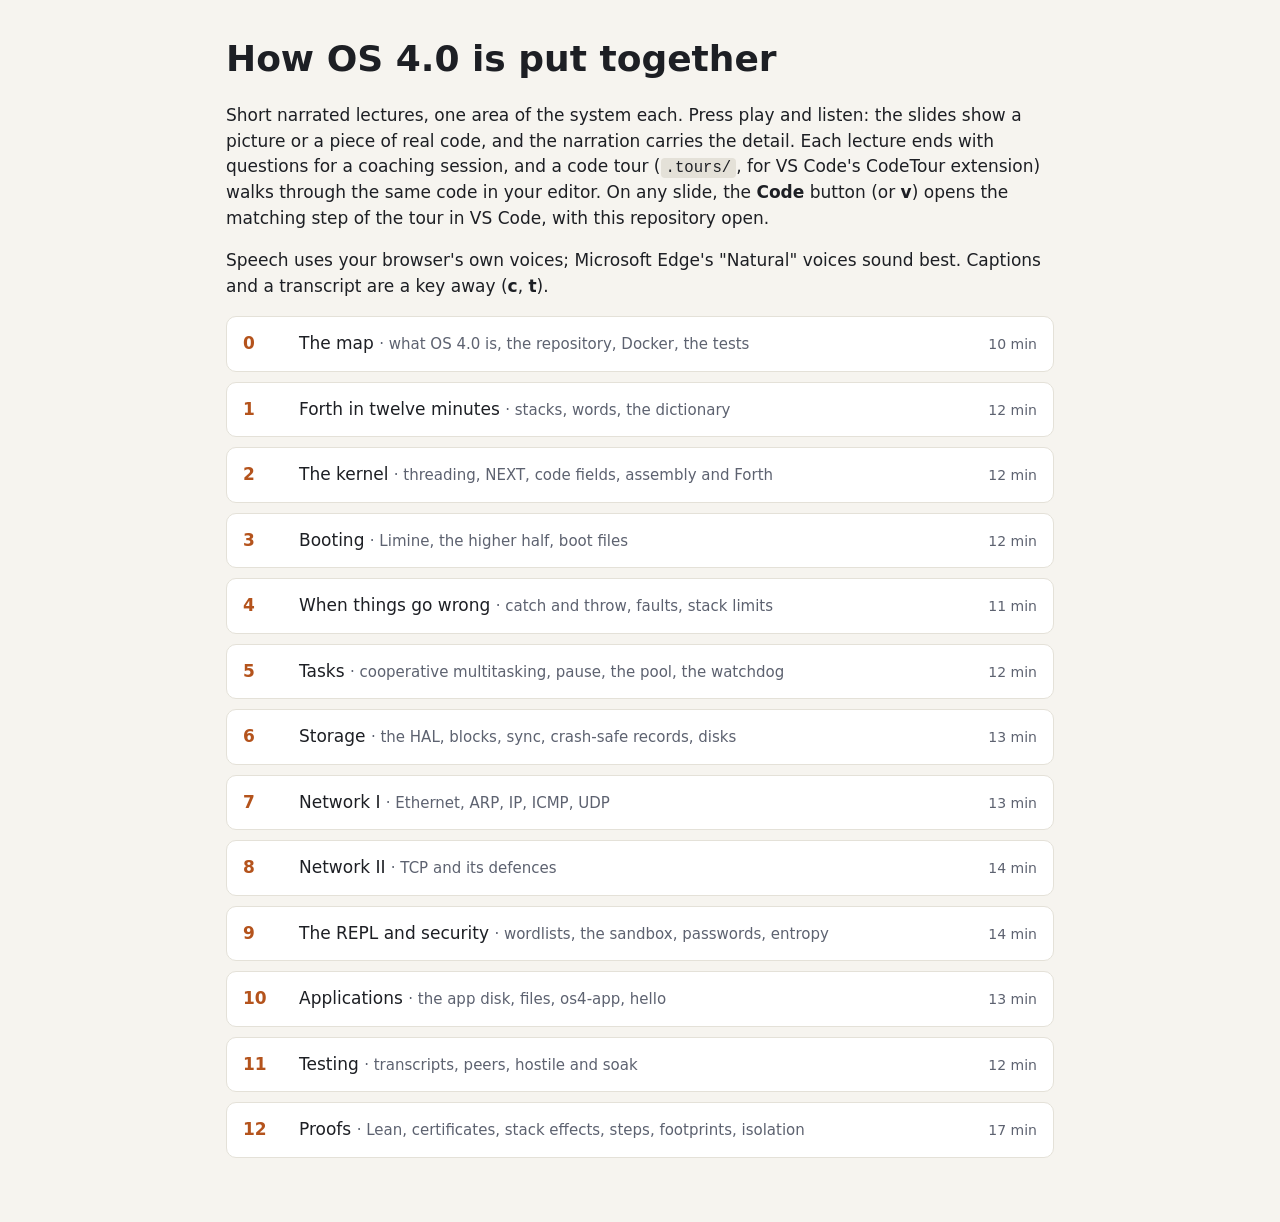
<file: docs/course/index.html>
<!doctype html>
<html lang="en-GB">
<head>
<meta charset="utf-8">
<meta name="viewport" content="width=device-width, initial-scale=1">
<title>OS 4.0 course</title>
<link rel="stylesheet" href="course.css">
</head>
<body>
<main class="index">
  <h1>How OS 4.0 is put together</h1>
  <p class="lede">Short narrated lectures, one area of the system each. Press play and listen: the slides show a picture or a piece of real code, and the narration carries the detail. Each lecture ends with questions for a coaching session, and a code tour (<code>.tours/</code>, for VS Code's CodeTour extension) walks through the same code in your editor. On any slide, the <b>Code</b> button (or <b>v</b>) opens the matching step of the tour in VS Code, with this repository open.</p>
  <p class="lede">Speech uses your browser's own voices; Microsoft Edge's "Natural" voices sound best. Captions and a transcript are a key away (<b>c</b>, <b>t</b>).</p>
  <ol>
    <li><a href="00-map.html"><span class="n">0</span><span>The map <span class="what">· what OS 4.0 is, the repository, Docker, the tests</span></span><span class="len">10 min</span></a></li>
    <li><a href="01-forth.html"><span class="n">1</span><span>Forth in twelve minutes <span class="what">· stacks, words, the dictionary</span></span><span class="len">12 min</span></a></li>
    <li><a href="02-kernel.html"><span class="n">2</span><span>The kernel <span class="what">· threading, NEXT, code fields, assembly and Forth</span></span><span class="len">12 min</span></a></li>
    <li><a href="03-booting.html"><span class="n">3</span><span>Booting <span class="what">· Limine, the higher half, boot files</span></span><span class="len">12 min</span></a></li>
    <li><a href="04-errors.html"><span class="n">4</span><span>When things go wrong <span class="what">· catch and throw, faults, stack limits</span></span><span class="len">11 min</span></a></li>
    <li><a href="05-tasks.html"><span class="n">5</span><span>Tasks <span class="what">· cooperative multitasking, pause, the pool, the watchdog</span></span><span class="len">12 min</span></a></li>
    <li><a href="06-storage.html"><span class="n">6</span><span>Storage <span class="what">· the HAL, blocks, sync, crash-safe records, disks</span></span><span class="len">13 min</span></a></li>
    <li><a href="07-network.html"><span class="n">7</span><span>Network I <span class="what">· Ethernet, ARP, IP, ICMP, UDP</span></span><span class="len">13 min</span></a></li>
    <li><a href="08-tcp.html"><span class="n">8</span><span>Network II <span class="what">· TCP and its defences</span></span><span class="len">14 min</span></a></li>
    <li><a href="09-repl-security.html"><span class="n">9</span><span>The REPL and security <span class="what">· wordlists, the sandbox, passwords, entropy</span></span><span class="len">14 min</span></a></li>
    <li><a href="10-applications.html"><span class="n">10</span><span>Applications <span class="what">· the app disk, files, os4-app, hello</span></span><span class="len">13 min</span></a></li>
    <li><a href="11-testing.html"><span class="n">11</span><span>Testing <span class="what">· transcripts, peers, hostile and soak</span></span><span class="len">12 min</span></a></li>
    <li><a href="12-proofs.html"><span class="n">12</span><span>Proofs <span class="what">· Lean, certificates, stack effects, steps, footprints, isolation</span></span><span class="len">17 min</span></a></li>
  </ol>
</main>
</body>
</html>
</file>
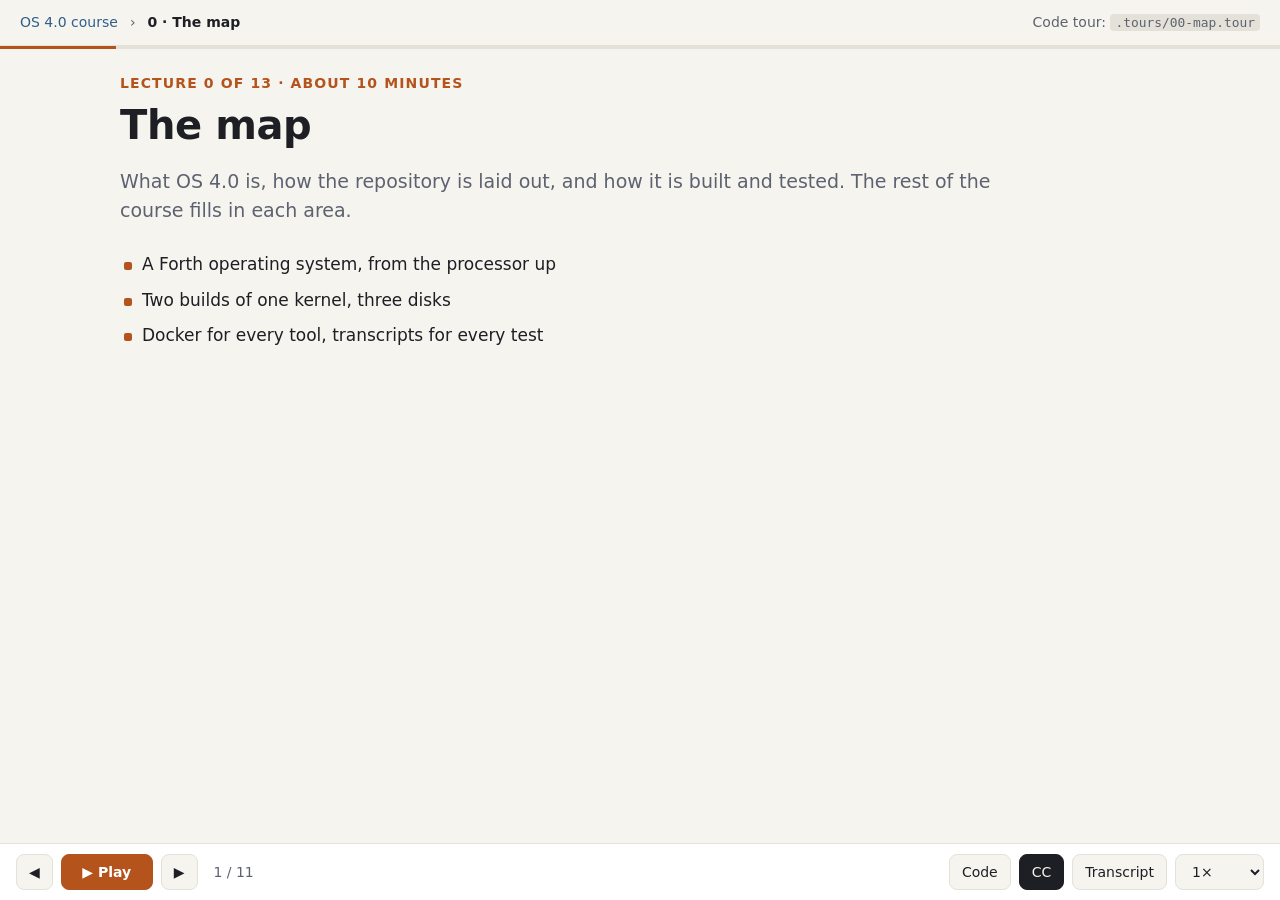
<file: docs/course/00-map.html>
<!doctype html>
<html lang="en-GB">
<head>
<meta charset="utf-8">
<meta name="viewport" content="width=device-width, initial-scale=1">
<title>The map · OS 4.0 course</title>
<link rel="stylesheet" href="course.css">
</head>
<body data-tour="00-map">

<header class="top">
  <a href="index.html">OS 4.0 course</a> <span>›</span> <span class="lecture">0 · The map</span>
  <span class="spacer"></span>
  <span class="tour">Code tour: <code>.tours/00-map.tour</code></span>
</header>

<main class="stage">

<!-- 1 -->
<section class="slide" data-code="1">
  <div class="kicker">Lecture 0 of 13 · about 10 minutes</div>
  <h1>The map</h1>
  <p class="lede">What OS 4.0 is, how the repository is laid out, and how it is built and tested. The rest of the course fills in each area.</p>
  <ul class="points" style="margin-top:28px">
    <li data-step="2">A Forth operating system, from the processor up</li>
    <li data-step="2">Two builds of one kernel, three disks</li>
    <li data-step="3">Docker for every tool, transcripts for every test</li>
  </ul>
  <div class="talk">
    <p>Welcome to the course on OS 4.0. This first lecture is the map. It won't go deep into anything. Instead it shows you the whole territory, so that when later lectures zoom in on tasks, or storage, or the network, you know where you are.</p>
    <p>We'll see what the system is and what it's for, how one kernel is built two ways, and the three disks it uses.</p>
    <p>Then the practical side: how everything is built inside Docker, and how every feature is tested by a transcript of a real session. Each lecture ends with questions to think about, and the Code button opens the same code in your editor.</p>
  </div>
</section>

<!-- 2 -->
<section class="slide" data-code="2">
  <h2>A Forth operating system</h2>
  <div class="cols">
    <div class="figure" data-step="1">
      <svg viewBox="0 0 520 290" role="img" aria-label="Layers: the app on top, then the Forth boot files, the assembly kernel, and the machine">
        <rect class="box accent" x="20" y="16" width="480" height="50" rx="8"/>
        <text x="40" y="47">an app: the MUD, or anything else</text>
        <text x="480" y="47" class="small" text-anchor="end">app disk</text>
        <rect class="box green" x="20" y="78" width="480" height="96" rx="8"/>
        <text x="40" y="104">Forth boot files</text>
        <text x="40" y="126" class="small">the language, drivers, tasks, blocks, network, REPL</text>
        <text x="40" y="146" class="small">about 3,000 lines of Forth</text>
        <text x="480" y="104" class="small" text-anchor="end">forth/, hal/</text>
        <rect class="box blue" x="20" y="186" width="480" height="50" rx="8"/>
        <text x="40" y="216">the kernel: primitives, a compiler, start-up</text>
        <text x="480" y="216" class="small" text-anchor="end">arch/aarch64/</text>
        <rect class="box faint" x="20" y="248" width="480" height="34" rx="8"/>
        <text x="40" y="270" class="small">a 64-bit ARM machine: QEMU's virt today, AWS Graviton later</text>
      </svg>
    </div>
    <ul class="points">
      <li data-step="2">No Linux underneath: it owns the machine</li>
      <li data-step="3">Most of it is Forth, even the drivers</li>
      <li data-step="4">Built to run a MUD, kept general for other apps</li>
    </ul>
  </div>
  <div class="talk">
    <p>OS 4.0 is a small operating system written in Forth for 64-bit ARM processors. Here are its layers, from the bottom up.</p>
    <p>At the bottom is the machine. Today that's QEMU's virtual ARM board, called <span data-say="virt">virt</span>. Later it will be an AWS Graviton server. There's no Linux underneath and no other operating system: OS 4.0 owns the machine, from the first instruction.</p>
    <p>Above it is a small kernel in assembly language. It holds the Forth primitives, a minimal compiler, and the start-up code. Everything else is Forth, loaded at boot from the files in the forth and <span data-say="hal">HAL</span> folders: the rest of the language, the device drivers, multitasking, disk blocks, a network stack, and the interactive prompt, which Forth calls the REPL.</p>
    <p>On top runs an application. The first will be a MUD, a text adventure that many people play at once over the network. But the base is kept general, so that other applications can run on it too.</p>
  </div>
</section>

<!-- 3 -->
<section class="slide" data-code="3">
  <h2>One kernel, two builds</h2>
  <div class="cols">
    <div class="figure" data-step="1">
      <svg viewBox="0 0 520 250" role="img" aria-label="kernel.s is assembled twice: with linux.s for the hosted build, with virt.s for bare metal">
        <rect class="box accent" x="170" y="14" width="180" height="56" rx="8"/>
        <text x="260" y="38" text-anchor="middle" class="mono">kernel.s</text>
        <text x="260" y="58" text-anchor="middle" class="small">+ the boot files</text>
        <path class="line" d="M 220 70 L 120 120"/>
        <path class="line" d="M 300 70 L 400 120"/>
        <rect class="box green" x="20" y="120" width="210" height="110" rx="8"/>
        <text x="36" y="146">hosted</text>
        <text x="36" y="168" class="mono">linux.s</text>
        <text x="36" y="190" class="small">a Linux program, run by</text>
        <text x="36" y="208" class="small">qemu-aarch64: starts at once</text>
        <rect class="box blue" x="290" y="120" width="210" height="110" rx="8"/>
        <text x="306" y="146">bare metal</text>
        <text x="306" y="168" class="mono">virt.s, vectors.s</text>
        <text x="306" y="190" class="small">booted by Limine on</text>
        <text x="306" y="208" class="small">QEMU's virt machine</text>
      </svg>
    </div>
    <ul class="points">
      <li data-step="2">The same Forth on both: only the drivers differ</li>
      <li data-step="2">The platform supplies <code>hal_key</code>, <code>hal_emit</code>, <code>hal_bye</code>…</li>
      <li data-step="3">Every test runs on both builds</li>
    </ul>
  </div>
  <div class="below" data-step="2">
    <pre class="code" data-src="arch/aarch64/kernel.s">.ifdef HOSTED
	bootfile "hal/linux-blk.fs"
	<span class="c">…</span>
.else
	bootfile "hal/virtio.fs"
	<span class="c">…</span>
.endif</pre>
    <div class="src"><a href="../../arch/aarch64/kernel.s" data-ref="arch/aarch64/kernel.s:boot_files">arch/aarch64/kernel.s › boot_files</a></div>
  </div>
  <div class="talk">
    <p>The kernel is one assembly file, kernel dot s, which pulls in the rest of the assembly and embeds the Forth boot files. It's assembled twice, once for each platform.</p>
    <p>The hosted build links it with linux dot s and runs it as an ordinary Linux program, under a small emulator called <span data-say="Q emu A arch 64">qemu-aarch64</span>. It starts in a blink, which makes it ideal for quick tests. The bare-metal build links it with virt dot s instead and boots on QEMU's virtual machine, through a boot loader called Limine. The Forth on top is the same: only a handful of tiny routines, for reading a key, printing a character, and shutting down, come from the platform. And a few drivers differ, which the conditional block here chooses.</p>
    <p>Because the two builds share everything else, every test runs on both. When they agree, you can trust that the Forth is right and the platform code is right.</p>
  </div>
</section>

<!-- 4 -->
<section class="slide" data-code="4">
  <h2>Where things live</h2>
  <div class="cols even">
    <div class="figure" data-step="1">
      <svg viewBox="0 0 470 330" role="img" aria-label="The repository's folders">
        <g class="mono">
          <text x="20" y="34">arch/aarch64/</text>
          <text x="20" y="72">forth/</text>
          <text x="20" y="110">forth/net/</text>
          <text x="20" y="148">hal/</text>
          <text x="20" y="186">tools/</text>
          <text x="20" y="224">tests/</text>
          <text x="20" y="262">docs/</text>
          <text x="20" y="300">examples/</text>
        </g>
        <g class="small">
          <text x="170" y="34">the kernel and platform glue, in assembly</text>
          <text x="170" y="72">the language, tasks, blocks, the REPL…</text>
          <text x="170" y="110">Ethernet, ARP, IP, ICMP, UDP, TCP, telnet</text>
          <text x="170" y="148">drivers: virtio and hosted Linux</text>
          <text x="170" y="186">Python: tests, disks, network peers</text>
          <text x="170" y="224">transcripts: .in and .out</text>
          <text x="170" y="262">the brief, tech debt, this course</text>
          <text x="170" y="300">hello, an example app</text>
        </g>
        <rect class="fill-accent" x="8" y="20" width="4" height="138"/>
      </svg>
    </div>
    <ul class="points">
      <li data-step="2"><code>docs/brief.md</code>: the specification</li>
      <li data-step="2"><code>DECISIONS.md</code>: every open choice, with its reason</li>
      <li data-step="3"><code>docs/tech-debt.md</code>: shortcuts, gaps and risks</li>
      <li data-step="3"><code>CLAUDE.md</code>: the conventions, in brief</li>
    </ul>
  </div>
  <div class="talk">
    <p>Here's the repository. The four folders marked in orange are the operating system itself. Arch slash <span data-say="A arch 64">aarch64</span> holds the assembly. Forth holds the language and the system services, with the network stack in its own sub-folder. And <span data-say="HAL">hal</span>, the hardware abstraction layer, holds the drivers, also written in Forth.</p>
    <p>Tools holds the Python helpers that build disks and run tests, tests holds the tests, docs holds the documentation including this course, and examples holds a small example application.</p>
    <p>Four documents explain the why. The brief is the specification: read it first. Decisions records every choice the brief left open, with a one-line reason, numbered so that code comments can point at them. Tech debt lists shortcuts and known gaps, and some are marked must fix before the system goes public. And the CLAUDE file gathers the conventions in one place.</p>
  </div>
</section>

<!-- 5 -->
<section class="slide" data-code="5">
  <h2>The boot files, in order</h2>
  <div class="cols">
    <div data-step="1">
      <pre class="code" data-src="arch/aarch64/kernel.s">	bootfile "forth/core.fs"
	bootfile "forth/output.fs"
	<span class="c">…  drivers from hal/</span>
	bootfile "forth/blocks.fs"
	bootfile "forth/errors.fs"
	bootfile "forth/tasks.fs"
	bootfile "forth/random.fs"
	bootfile "forth/crypto.fs"
	bootfile "forth/records.fs"
	bootfile "forth/net/eth.fs"
	<span class="c">…  arp, ip, icmp, udp, tcp, telnet, net</span>
	bootfile "forth/interpreter.fs"
	bootfile "forth/sandbox.fs"
	bootfile "forth/files.fs"
	bootfile "forth/net/repl.fs"
	bootfile "forth/app.fs"
	bootfile "forth/start.fs"	<span class="c">// last: starts the Forth QUIT loop</span></pre>
      <div class="src"><a href="../../arch/aarch64/kernel.s" data-ref="arch/aarch64/kernel.s">arch/aarch64/kernel.s</a></div>
    </div>
    <ul class="points">
      <li data-step="2">Each file builds on the ones before it</li>
      <li data-step="3">Compiled from source at every boot: under a second</li>
      <li data-step="4">An error while loading prints <code>file:line:</code> and stops</li>
    </ul>
  </div>
  <div class="talk">
    <p>This list in the kernel is the order in which the system builds itself. Each line embeds one Forth source file in the kernel image.</p>
    <p>Core comes first and finishes the language. Output adds printing and strings. Then come the drivers for the platform, then blocks, error reporting, tasks, random numbers and cryptography, crash-safe records, and the network stack, layer by layer. Then the interpreter, the sandbox, the app disk's files, the network REPL and app start-up. Each file uses only words defined by the files above it.</p>
    <p>All of this is compiled from source at every boot, by the small interpreter in the kernel. It takes well under a second. There's no separate build step for the Forth, and nothing precompiled to drift out of date.</p>
    <p>If a boot file has a mistake, the kernel prints the file name and line number, and stops. You'll see that mechanism again in the lecture on booting.</p>
  </div>
</section>

<!-- 6 -->
<section class="slide" data-code="6">
  <h2>Three disks, three jobs</h2>
  <div class="figure" data-step="1">
    <svg viewBox="0 0 900 220" role="img" aria-label="Boot disk: FAT, Limine and the kernel, read only. Data disk: blocks, written. App disk: FAT, the app's files, read only.">
      <rect class="box faint" x="20" y="20" width="270" height="150" rx="10"/>
      <text x="40" y="52">boot disk</text>
      <text x="40" y="78" class="small">FAT: Limine, its config, the kernel</text>
      <text x="40" y="100" class="small">made by make image</text>
      <text x="40" y="150" class="mono">read only</text>
      <rect class="box accent" x="315" y="20" width="270" height="150" rx="10"/>
      <text x="335" y="52">data disk</text>
      <text x="335" y="78" class="small">1 KiB blocks, header in block 0</text>
      <text x="335" y="100" class="small">screens, records, the app's data</text>
      <text x="335" y="150" class="mono">the only disk written</text>
      <rect class="box blue" x="610" y="20" width="270" height="150" rx="10"/>
      <text x="630" y="52">app disk</text>
      <text x="630" y="78" class="small">FAT labelled OS4APP</text>
      <text x="630" y="100" class="small">app.fs and the files it includes</text>
      <text x="630" y="150" class="mono">read only</text>
      <text x="450" y="205" text-anchor="middle" class="small">told apart by what is on them, never by their order</text>
    </svg>
  </div>
  <ul class="points below">
    <li data-step="2">A hard rule: the OS never writes the boot disk or the app disk</li>
    <li data-step="3">FAT for what the OS only reads; blocks for what it writes</li>
  </ul>
  <div class="talk">
    <p>The system runs with three disks, each with one job.</p>
    <p>The boot disk holds the boot loader and the kernel. The data disk is a plain array of one-kilobyte blocks, with a header in block zero, and it's the only disk the system ever writes. And the app disk holds the application's source files. It's formatted as FAT, the same file system as a USB stick, so it can be made with ordinary tools.</p>
    <p>That split is one of the hard rules. The operating system never writes to the boot disk or the app disk. FAT is used for what the system only reads, because standard tools can build it; blocks are used for what it writes, because they're simple enough to make crash safe.</p>
    <p>Notice the line at the bottom. The system tells the disks apart by looking at what's on them, never by the order they happen to be attached in. Cloud machines don't promise an order.</p>
  </div>
</section>

<!-- 7 -->
<section class="slide" data-code="7">
  <h2>Everything builds in Docker</h2>
  <pre class="code" data-step="1"><span class="c"># once: the toolchain image, the kernel and the boot disk</span>
docker build -t os4 .

<span class="c"># boot to the Forth prompt on the serial console</span>
docker run --rm -it os4

<span class="c"># the test suites, against your working copy</span>
docker run --rm -v "${PWD}:/src" os4 make test</pre>
  <ul class="points below">
    <li data-step="2">Nothing is installed on the host but Docker</li>
    <li data-step="2">The image holds cross binutils, QEMU, Limine, gforth and Python</li>
    <li data-step="3">Make targets: <code>build image run run-hosted test test-hosted test-virt</code></li>
  </ul>
  <div class="talk">
    <p>The host machine has no tools of its own: no assembler, no QEMU, no make. Everything happens inside a Docker image.</p>
    <p>Building the image fetches the cross assembler for ARM, QEMU, the Limine boot loader, gforth, which is a standard Forth used to check results, and Python for the tools. It also builds the kernel and the boot disk, so the second command boots the system straight away.</p>
    <p>For day-to-day work, you mount your working copy into the container and run make targets against it. Make test runs the whole suite. There are targets to build, to make the boot image, to boot either build, and to run the tests on one build only.</p>
  </div>
</section>

<!-- 8 -->
<section class="slide" data-code="8">
  <h2>Tests are transcripts</h2>
  <div class="cols even">
    <div data-step="1">
      <pre class="code" data-src="tests/stack.in">1 2 3 .s
rot .s
-rot .s
swap .s</pre>
      <div class="src"><a href="../../tests/stack.in">tests/stack.in</a>: typed at the console</div>
    </div>
    <div data-step="2">
      <pre class="code" data-src="tests/stack.out">OS 4.0
1 2 3 .s &lt;3&gt; 1 2 3  ok
rot .s &lt;3&gt; 2 3 1  ok
-rot .s &lt;3&gt; 1 2 3  ok
swap .s &lt;3&gt; 1 3 2  ok</pre>
      <div class="src"><a href="../../tests/stack.out">tests/stack.out</a>: what must come back</div>
    </div>
  </div>
  <ul class="points below">
    <li data-step="3">Byte for byte, on both builds</li>
    <li data-step="3">Every feature adds tests; the whole suite runs on every change</li>
  </ul>
  <div class="talk">
    <p>Every test is a transcript. The dot <span data-say="in">in</span> file is typed at the console, line by line, exactly as a person would.</p>
    <p>The dot <span data-say="out">out</span> file is what must come back: the banner, then each line as the system echoes it, its output, and <span data-say="okay">ok</span>. The values are checked by hand, and against gforth for standard words, before a transcript is committed.</p>
    <p>The output must match byte for byte, on both builds. It's a blunt instrument, and that's its strength: any change in behaviour, however small, shows up as a difference. Every feature adds tests, and the whole suite runs on every change. Lecture eleven shows the test tools in detail.</p>
  </div>
</section>

<!-- 9 -->
<section class="slide" data-code="9">
  <h2>The rules that shape it</h2>
  <ul class="points">
    <li data-step="1"><b>Forth first.</b> Assembly only for primitives, the thinnest hardware access, start-up and measured hot spots</li>
    <li data-step="2"><b>Hardware through the HAL.</b> <code>key emit blk-read blk-write net-send net-poll</code>: no driver details above <code>hal/</code></li>
    <li data-step="3"><b>Durable means synced.</b> <code>sync</code> writes the buffers, flushes the device and waits</li>
    <li data-step="4"><b>Strangers get a sandbox.</b> A player-facing wordlist never reaches the full dictionary</li>
    <li data-step="5"><b>Data is data.</b> Never store player data as Forth source; never persist execution tokens</li>
  </ul>
  <div class="talk">
    <p>A few rules run through the whole system, and knowing them makes the code easier to read.</p>
    <p>Forth first. Assembly is used only where it must be: the primitives, the thinnest layer of hardware access, start-up, and places where measurement showed Forth was too slow. Even then, the Forth version is kept as the reference.</p>
    <p>Hardware goes through the HAL. Everything above the drivers uses a few words like key, emit, block read and block write, network send and network poll, so the same code runs on QEMU, on Linux, and later on real cloud hardware.</p>
    <p>Durable means synced. A change is only safe once sync has written the buffers, flushed the device, and waited for it to finish.</p>
    <p>Strangers get a sandbox. Anyone connecting over the network sees a small wordlist that cannot reach the rest of the system.</p>
    <p>And data is data. Player data is never stored as Forth source to be run later, and execution tokens, which are memory addresses, are never written to disk.</p>
  </div>
</section>

<!-- 10 -->
<section class="slide">
  <h2>The course</h2>
  <div class="cols even">
    <ol class="points" style="list-style:none">
      <li data-step="1"><b>1</b> Forth in twelve minutes</li>
      <li data-step="1"><b>2</b> The kernel</li>
      <li data-step="1"><b>3</b> Booting</li>
      <li data-step="1"><b>4</b> When things go wrong</li>
      <li data-step="2"><b>5</b> Tasks</li>
      <li data-step="2"><b>6</b> Storage</li>
    </ol>
    <ol class="points" style="list-style:none">
      <li data-step="2"><b>7</b> Network I: up to UDP</li>
      <li data-step="2"><b>8</b> Network II: TCP</li>
      <li data-step="3"><b>9</b> The REPL and security</li>
      <li data-step="3"><b>10</b> Applications</li>
      <li data-step="3"><b>11</b> Testing</li>
      <li data-step="3"><b>12</b> Proofs</li>
    </ol>
  </div>
  <div class="talk">
    <p>Here's the rest of the course. The first four lectures are the foundations: enough Forth to read the code, then the kernel, how the machine boots, and how errors are handled.</p>
    <p>The middle four are the services the system offers: tasks, storage, and the network in two parts, first up to UDP, then TCP.</p>
    <p>The last four bring it together: the REPL and security, applications, how all of it is tested, and finally what is proven about it. Each lecture is about ten to sixteen minutes, and stands on its own, though they build in this order.</p>
  </div>
</section>

<!-- 11 -->
<section class="slide">
  <h2>Questions to think about…</h2>
  <ol class="questions">
    <li>The boot files are compiled from source at every boot. What does that buy, and what would precompiling them cost?</li>
    <li>Why tell disks apart by their contents rather than their order? Think about a cloud server with volumes attached and detached.</li>
    <li>A transcript test fails if a single space changes. When is that a strength, and when a nuisance?</li>
  </ol>
  <div class="talk">
    <p>That's the map. A Forth system on ARM, built two ways, with three disks, built in Docker and tested by transcripts.</p>
    <p>Here are three questions to think about before the coaching session. The first is about compiling at boot, the second about telling disks apart, and the third about how strict the tests are. Next, lecture one: just enough Forth to read everything else.</p>
  </div>
</section>

</main>

<script src="course.js"></script>
</body>
</html>
</file>
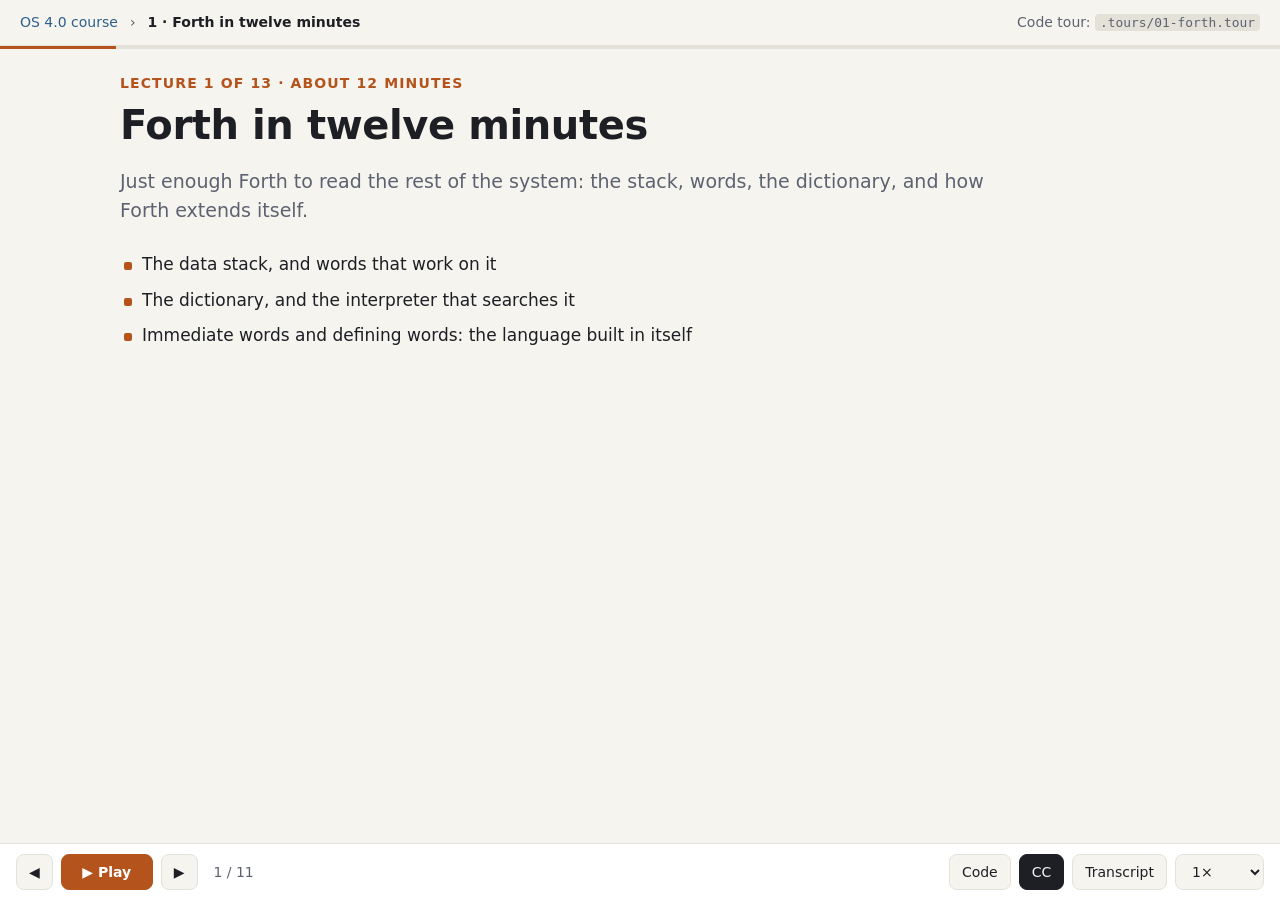
<file: docs/course/01-forth.html>
<!doctype html>
<html lang="en-GB">
<head>
<meta charset="utf-8">
<meta name="viewport" content="width=device-width, initial-scale=1">
<title>Forth in twelve minutes · OS 4.0 course</title>
<link rel="stylesheet" href="course.css">
</head>
<body data-tour="01-forth">

<header class="top">
  <a href="index.html">OS 4.0 course</a> <span>›</span> <span class="lecture">1 · Forth in twelve minutes</span>
  <span class="spacer"></span>
  <span class="tour">Code tour: <code>.tours/01-forth.tour</code></span>
</header>

<main class="stage">

<!-- 1 -->
<section class="slide" data-code="1">
  <div class="kicker">Lecture 1 of 13 · about 12 minutes</div>
  <h1>Forth in twelve minutes</h1>
  <p class="lede">Just enough Forth to read the rest of the system: the stack, words, the dictionary, and how Forth extends itself.</p>
  <ul class="points" style="margin-top:28px">
    <li data-step="2">The data stack, and words that work on it</li>
    <li data-step="2">The dictionary, and the interpreter that searches it</li>
    <li data-step="3">Immediate words and defining words: the language built in itself</li>
  </ul>
  <div class="talk">
    <p>This lecture teaches just enough Forth to read the rest of OS 4.0. If you already know Forth, skim it: the examples are all from this system's own source.</p>
    <p>We'll start with the stack and the words that work on it. Then the dictionary, where words live, and the interpreter, which reads your input and either runs words or compiles them.</p>
    <p>Finally, the two ideas that make Forth unusual: immediate words, which run while a definition is being compiled, and defining words, which make new kinds of word. Between them, most of Forth is written in Forth.</p>
  </div>
</section>

<!-- 2 -->
<section class="slide" data-code="2">
  <h2>Everything goes through the stack</h2>
  <div class="cols">
    <div class="figure" data-step="1">
      <svg viewBox="0 0 520 230" role="img" aria-label="2 3 + . : the stack holds 2, then 2 and 3, then 5, then is empty as 5 is printed">
        <g class="mono">
          <text x="50" y="30" text-anchor="middle">2</text>
          <text x="160" y="30" text-anchor="middle">3</text>
          <text x="270" y="30" text-anchor="middle">+</text>
          <text x="380" y="30" text-anchor="middle">.</text>
        </g>
        <rect class="box blue" x="15" y="150" width="70" height="34" rx="4"/><text x="50" y="172" text-anchor="middle" class="mono">2</text>
        <rect class="box blue" x="125" y="150" width="70" height="34" rx="4"/><text x="160" y="172" text-anchor="middle" class="mono">2</text>
        <rect class="box blue" x="125" y="116" width="70" height="34" rx="4"/><text x="160" y="138" text-anchor="middle" class="mono">3</text>
        <rect class="box accent" x="235" y="150" width="70" height="34" rx="4"/><text x="270" y="172" text-anchor="middle" class="mono">5</text>
        <rect class="box faint" x="345" y="150" width="70" height="34" rx="4"/><text x="380" y="172" text-anchor="middle" class="small">empty</text>
        <text x="460" y="172" class="mono">5 ok</text>
        <line class="line" x1="10" y1="190" x2="510" y2="190"/>
        <text x="260" y="218" text-anchor="middle" class="small">the stack after each word; the top is the highest box</text>
      </svg>
    </div>
    <ul class="points">
      <li data-step="2">Numbers are pushed; words take their inputs from the top</li>
      <li data-step="3">Words run left to right: no brackets, no precedence</li>
      <li data-step="4"><code>.s</code> shows the stack without changing it</li>
    </ul>
  </div>
  <div class="talk">
    <p>Forth reads your input as words separated by spaces, and runs them from left to right. Here's the simplest possible example: two, three, plus, dot.</p>
    <p>A number is pushed onto the data stack. Two goes on, then three goes on top of it. Plus takes the top two numbers off, adds them, and pushes the result, five. Dot takes the top number and prints it.</p>
    <p>That's the whole syntax. There are no brackets and no operator precedence, because there's nothing to decide: each word runs as soon as it's read, and finds its inputs waiting on the stack. Words pass values to each other through the stack, not through named parameters.</p>
    <p>When you're experimenting, <span data-say="dot S">.s</span> shows the whole stack without changing it. You'll use it constantly.</p>
  </div>
</section>

<!-- 3 -->
<section class="slide" data-code="3">
  <h2>New words from old</h2>
  <pre class="code" data-step="1">: square  ( n -- n*n )  dup * ;
5 square .            <span class="c">\ 25</span></pre>
  <div class="below" data-step="2">
    <pre class="code" data-src="forth/core.fs">: <span class="w">rot</span>    ( a b c -- b c a )  &gt;r swap r&gt; swap ;
: <span class="w">nip</span>    ( a b -- b )  swap drop ;
: <span class="w">tuck</span>   ( a b -- b a b )  swap over ;
: <span class="w">2dup</span>   ( a b -- a b a b )  over over ;</pre>
    <div class="src"><a href="../../forth/core.fs" data-ref="forth/core.fs:rot">forth/core.fs › rot</a></div>
  </div>
  <ul class="points below">
    <li data-step="3">The comment in brackets is the <b>stack effect</b>: before, then after</li>
    <li data-step="3">Every word in OS 4.0 has one</li>
  </ul>
  <div class="talk">
    <p>You make a new word with a colon, its name, the words it should run, and a semicolon. Square duplicates the top of the stack and multiplies, so five square leaves twenty-five.</p>
    <p>Most of Forth is built exactly like this. These are the first lines of core dot fs, the first boot file. Rot, nip, tuck and two-dup are all defined from simpler stack words that the kernel provides in assembly. Rot even uses the return stack, which we'll meet shortly, to hold a value out of the way.</p>
    <p>The comment in brackets is the stack effect. It shows what the word expects on the stack before the dashes, and what it leaves after. Forth itself ignores it, but every word in OS 4.0 has one, and it's the first thing to read when you meet a new word.</p>
  </div>
</section>

<!-- 4 -->
<section class="slide" data-code="4">
  <h2>The dictionary: a linked list of words</h2>
  <div class="figure" data-step="1">
    <svg viewBox="0 0 900 190" role="img" aria-label="Each header links to the previous one; latest points at the newest">
      <defs><marker id="m1" viewBox="0 0 10 10" refX="8" refY="5" markerWidth="7" markerHeight="7" orient="auto-start-reverse"><path class="fill-muted" d="M0 0 L10 5 L0 10 z"/></marker></defs>
      <g>
        <rect class="box" x="20" y="50" width="230" height="90" rx="6"/>
        <text x="34" y="74" class="small">link: 0</text><text x="34" y="96" class="mono">dup</text><text x="34" y="122" class="small">code…</text>
        <rect class="box" x="320" y="50" width="230" height="90" rx="6"/>
        <text x="334" y="74" class="small">link</text><text x="334" y="96" class="mono">rot</text><text x="334" y="122" class="small">code field, thread…</text>
        <rect class="box accent" x="620" y="50" width="230" height="90" rx="6"/>
        <text x="634" y="74" class="small">link</text><text x="634" y="96" class="mono">square</text><text x="634" y="122" class="small">code field, thread…</text>
        <path class="line" d="M 330 70 L 254 70" marker-end="url(#m1)"/>
        <path class="line" d="M 630 70 L 554 70" marker-end="url(#m1)"/>
        <text x="735" y="30" class="mono" text-anchor="middle">latest</text>
        <path class="line" d="M 735 36 L 735 46" marker-end="url(#m1)"/>
        <text x="450" y="176" text-anchor="middle" class="small">a lookup starts at the newest word and follows the links back</text>
      </g>
    </svg>
  </div>
  <div class="below" data-step="2">
    <pre class="code" data-src="arch/aarch64/kernel.s">// Dictionary header, 8-byte aligned:
//   +0  link to the previous header (0 ends the chain)
//   +8  flags: bit 7 immediate, bit 6 hidden, bits 0-4 name length
//   +9  name, padded to 8 bytes
//   then the xt</pre>
    <div class="src"><a href="../../arch/aarch64/kernel.s" data-ref="arch/aarch64/kernel.s">arch/aarch64/kernel.s</a></div>
  </div>
  <div class="talk">
    <p>Where do words live? In the dictionary, which is a linked list in memory. Each word starts with a header: a link to the previous word's header, a byte of flags and the name's length, and the name itself. The word's code follows straight after.</p>
    <p>A variable called <span data-say="latest">latest</span> points at the newest header. Looking a word up means starting there and following the links back, comparing names, until it's found or the chain ends.</p>
    <p>Two consequences are worth remembering. First, defining a word again doesn't replace the old one: the new one is simply found first, by everything compiled afterwards. Words compiled earlier still call the old one. Second, the address of a word's code is its execution token, the <span data-say="X T">xt</span>. It's how Forth refers to a word as a value, to be run later with execute.</p>
  </div>
</section>

<!-- 5 -->
<section class="slide" data-code="5">
  <h2>Interpreting and compiling</h2>
  <pre class="code" data-src="forth/interpreter.fs" data-step="1">: <span class="w">interpret</span>  ( -- )  <span class="c">\ the current line, word by word</span>
  begin parse-name dup while
    2dup find-name ?dup if
      state @ 0= over compile-only? and if  drop errname 2! -14 throw  then
      nip nip  dup immediate? state @ 0= or if name&gt;xt execute else name&gt;xt , then
    else
      2dup number? 0= if undefined then  nip nip  state @ if postpone literal then
    then ?stack
  repeat 2drop ;</pre>
  <div class="src"><a href="../../forth/interpreter.fs" data-ref="forth/interpreter.fs:interpret">forth/interpreter.fs › interpret</a></div>
  <ul class="points below">
    <li data-step="2">Found: run it, or, while compiling, append its xt with <code>,</code></li>
    <li data-step="3">Not found: a number, pushed or compiled as a literal; else error -13</li>
    <li data-step="4"><code>state</code> decides: <code>:</code> turns compiling on, <code>;</code> turns it off</li>
  </ul>
  <div class="talk">
    <p>This is the outer interpreter, the loop that reads what you type. It's written in Forth, and it's short enough to read in full.</p>
    <p>It takes the next word from the line and looks it up. If the word is found, there are two choices. Normally it's executed straight away. But if the system is compiling, the word's execution token is appended to the definition being built instead, with the comma word.</p>
    <p>If the word isn't found, it might be a number. Then it's pushed, or, when compiling, compiled as a literal that pushes it later. If it's not a number either, that's error <span data-say="minus thirteen">-13</span>, undefined word.</p>
    <p>What decides between running and compiling is one variable, <span data-say="state">state</span>. Colon parses a name, lays down a header and turns compiling on. Semicolon compiles an exit and turns it off again. A colon definition is just a list of execution tokens, built one word at a time by this loop.</p>
  </div>
</section>

<!-- 6 -->
<section class="slide" data-code="6">
  <h2>Immediate words build control flow</h2>
  <div class="cols">
    <div>
      <pre class="code" data-src="forth/core.fs" data-step="1">: <span class="w">if</span>    ( C: -- orig )  ['] 0branch , here 0 , ; immediate compile-only
: <span class="w">then</span>  ( C: orig -- )  here swap ! ; immediate compile-only</pre>
      <div class="src"><a href="../../forth/core.fs" data-ref="forth/core.fs:if">forth/core.fs › if</a></div>
      <div class="figure below" data-step="2">
        <svg viewBox="0 0 500 120" role="img" aria-label="if compiles 0branch and an empty cell; then fills the cell with the address after the true part">
          <defs><marker id="m2" viewBox="0 0 10 10" refX="8" refY="5" markerWidth="7" markerHeight="7" orient="auto-start-reverse"><path class="fill-accent" d="M0 0 L10 5 L0 10 z"/></marker></defs>
          <rect class="box blue" x="10" y="30" width="100" height="36"/><text x="60" y="53" text-anchor="middle" class="mono">0branch</text>
          <rect class="box accent" x="110" y="30" width="80" height="36"/><text x="150" y="53" text-anchor="middle" class="mono">addr</text>
          <rect class="box" x="190" y="30" width="180" height="36"/><text x="280" y="53" text-anchor="middle" class="small">the true part</text>
          <rect class="box green" x="370" y="30" width="110" height="36"/><text x="425" y="53" text-anchor="middle" class="small">after then</text>
          <path class="line accent" d="M 150 70 Q 260 112 372 70" marker-end="url(#m2)"/>
          <text x="10" y="20" class="small">if compiles</text>
          <text x="300" y="112" class="small">then fills in addr</text>
        </svg>
      </div>
    </div>
    <ul class="points">
      <li data-step="1">An <b>immediate</b> word runs even while compiling</li>
      <li data-step="2"><code>if</code> leaves a hole; <code>then</code> fills it</li>
      <li data-step="3"><code>begin until again while repeat do loop</code>: all the same trick</li>
      <li data-step="4">So control flow is ordinary Forth, not syntax</li>
    </ul>
  </div>
  <div class="talk">
    <p>Some words are marked immediate. An immediate word runs even while the interpreter is compiling, so it can take part in building the definition. That's how Forth gets control flow without any special syntax.</p>
    <p>Look at if. When it runs, during compilation, it appends a conditional branch, then an empty cell, and leaves that cell's address on the stack. The true part is compiled after it as usual. Then then runs, takes the address off the stack, and stores the current position into the empty cell. At run time, the conditional branch jumps there when the flag is zero, skipping the true part.</p>
    <p>Begin, until, again, while, repeat, and the counted loops all work the same way, each in a line or two of core dot fs.</p>
    <p>So control flow is not built into the compiler. It's ordinary Forth, and you could write new control structures of your own the same way.</p>
  </div>
</section>

<!-- 7 -->
<section class="slide" data-code="7">
  <h2>Defining words</h2>
  <pre class="code" data-src="forth/core.fs" data-step="1">: <span class="w">create</span>    ( "name" -- )  parse-name header dovar cf, ;
: <span class="w">variable</span>  ( "name" -- )  create 0 , ;
: <span class="w">constant</span>  ( x "name" -- )  parse-name header docon cf, , ;</pre>
  <div class="src"><a href="../../forth/core.fs" data-ref="forth/core.fs:create">forth/core.fs › create</a></div>
  <pre class="code below" data-src="forth/core.fs" data-step="2">: <span class="w">field</span>  ( offset size "name" -- offset' )  create over , +  does&gt; @ + ;  <span class="c">\ name ( addr -- addr' )</span></pre>
  <div class="src"><a href="../../forth/core.fs" data-ref="forth/core.fs:field">forth/core.fs › field</a></div>
  <ul class="points below">
    <li data-step="1"><code>create</code>: a header, and code that pushes the body's address</li>
    <li data-step="2"><code>does&gt;</code>: what the new words do when they run</li>
    <li data-step="3">Used throughout: <code>task</code>, <code>semaphore</code>, <code>user</code>, <code>field</code></li>
  </ul>
  <div class="talk">
    <p>A defining word makes new words. Create is the basic one: it parses a name, lays down a header, and compiles a code field that pushes the address of the word's body. Variable is create followed by one cell of zero. Constant uses a different code field, one that pushes the value stored in the body instead of its address.</p>
    <p>The interesting one is <span data-say="does">does</span>. Field is a defining word for record layouts. When you use it, create makes the new word and stores its offset. The part after <span data-say="does">does</span> is what every word made by field will do when it runs: fetch the stored offset and add it to an address. So a field named after a part of a record turns a record's address into the address of that part.</p>
    <p>You'll find this pattern all over the system. Task, semaphore, user variables, and every record layout are defining words.</p>
  </div>
</section>

<!-- 8 -->
<section class="slide" data-code="8">
  <h2>Memory: the dictionary grows</h2>
  <div class="cols">
    <div>
      <pre class="code" data-src="forth/core.fs" data-step="1">: <span class="w">here</span>     ( -- addr )  dp @ ;
: <span class="w">allot</span>    ( n -- )  dp +! ;
: <span class="w">c,</span>       ( c -- )  here c! 1 allot ;</pre>
      <div class="src"><a href="../../forth/core.fs" data-ref="forth/core.fs:here">forth/core.fs › here</a></div>
      <pre class="code below" data-step="3"><span class="c">\ fetch and store</span>
variable count
5 count !         <span class="c">\ store 5</span>
count @ .         <span class="c">\ 5</span>
1 count +!        <span class="c">\ now 6</span></pre>
    </div>
    <ul class="points">
      <li data-step="1"><code>here</code> is the next free byte; <code>allot</code> and <code>,</code> move it on</li>
      <li data-step="2">Definitions and data share this one space</li>
      <li data-step="3"><code>@</code> fetches a cell, <code>!</code> stores one; <code>c@ c!</code> for bytes</li>
      <li data-step="4">Running tasks take memory from the far end, with <code>reserve</code></li>
    </ul>
  </div>
  <div class="talk">
    <p>Forth's memory is simple. The dictionary grows upwards from the bottom of one region. Here is the address of the next free byte, held in a variable called <span data-say="D P">dp</span>. Allot moves it on by some number of bytes, and comma stores a cell there and moves on past it.</p>
    <p>Definitions and data share that space. A variable is just a header followed by a cell, made with create and comma.</p>
    <p>To use memory, fetch with the at sign and store with the exclamation mark, which Forth calls fetch and store. They work on whole cells, eight bytes here. C-fetch and C-store do single bytes, and plus-store adds to a cell.</p>
    <p>One rule specific to OS 4.0. Memory that running tasks need, such as connection records, comes from the far end of the same region, through a word called reserve. Never from allot, because another task might be in the middle of compiling a definition at here.</p>
  </div>
</section>

<!-- 9 -->
<section class="slide" data-code="9">
  <h2>The return stack</h2>
  <div class="cols">
    <div class="figure" data-step="1">
      <svg viewBox="0 0 470 240" role="img" aria-label="Two stacks: data stack for values, return stack for return addresses, loop indexes and values put aside">
        <text x="20" y="26" class="small">data stack</text>
        <rect class="box blue" x="20" y="36" width="190" height="34" rx="4"/><text x="34" y="58" class="mono">values</text>
        <rect class="box blue" x="20" y="70" width="190" height="34" rx="4"/><text x="34" y="92" class="mono">…</text>
        <text x="250" y="26" class="small">return stack</text>
        <rect class="box green" x="250" y="36" width="200" height="34" rx="4"/><text x="264" y="58" class="small">where to go back to</text>
        <rect class="box green" x="250" y="70" width="200" height="34" rx="4"/><text x="264" y="92" class="small">loop limit and index</text>
        <rect class="box accent" x="250" y="104" width="200" height="34" rx="4"/><text x="264" y="126" class="small">values put aside: <tspan class="mono">&gt;r r&gt;</tspan></text>
        <text x="20" y="190" class="small">calling a word pushes the place to come back to;</text>
        <text x="20" y="210" class="small">exit pops it</text>
      </svg>
    </div>
    <ul class="points">
      <li data-step="2"><code>&gt;r</code> moves a value there, <code>r&gt;</code> brings it back, <code>r@</code> copies it</li>
      <li data-step="3"><code>do … loop</code> keeps its index there: <code>i</code> reads it</li>
      <li data-step="4">Rule: leave it as you found it before the word ends</li>
    </ul>
  </div>
  <div class="talk">
    <p>Forth has a second stack, the return stack. When a word calls another, the place to come back to is pushed here, and exit pops it. That's why the data stack can be left entirely to values.</p>
    <p>You can borrow the return stack too. To-R moves a value from the data stack to the return stack, out of the way, and R-from brings it back. R-fetch copies it without removing it. Rot, which we saw earlier, uses exactly this.</p>
    <p>Counted loops keep their limit and index there too, and the word i reads the current index.</p>
    <p>The rule is that a word must leave the return stack as it found it, because the next thing on it is where the word returns to. In OS 4.0, getting this wrong usually shows up as a return stack error rather than a crash, as lecture four explains.</p>
  </div>
</section>

<!-- 10 -->
<section class="slide" data-code="10">
  <h2>Try it on the console</h2>
  <pre class="code" data-step="1">2 3 + .                            <span class="c">\ 5</span>
: square  ( n -- n*n )  dup * ;
7 square .                         <span class="c">\ 49</span>
: stars  ( n -- )  0 ?do  [char] * emit  loop ;
5 stars                            <span class="c">\ *****</span>
: sign?  ( n -- )  0&lt; if ." negative" else ." not negative" then ;
-3 sign?
words                              <span class="c">\ every word, newest first</span></pre>
  <p class="lede" style="margin-top:16px">Boot with <code>docker run --rm -it os4</code>, or <code>make run-hosted</code> for an instant start.</p>
  <div class="talk">
    <p>Boot the system and try a few of these. Add two numbers. Define square and use it. Stars uses a counted loop to print some asterisks; the question-do form does nothing if the count is zero.</p>
    <p>Sign uses if, else and then inside a definition. Remember that if and then only work inside a definition, because they compile branches.</p>
    <p>Finally, type words to list everything in the dictionary, newest first. You'll recognise many of the names from this lecture.</p>
  </div>
</section>

<!-- 11 -->
<section class="slide">
  <h2>Questions to think about…</h2>
  <ol class="questions">
    <li>You redefine <code>square</code> to print a message. Which existing words see the change, and why?</li>
    <li><code>if</code> leaves an address on the stack while compiling. What happens if you forget the <code>then</code>?</li>
    <li>Why might <code>constant</code> use its own code field instead of being <code>create</code> plus <code>does&gt;</code>?</li>
  </ol>
  <div class="talk">
    <p>That's enough Forth to read the system. Values go through the stack, words live in a linked dictionary, the interpreter runs or compiles them, and immediate words and defining words let Forth build itself.</p>
    <p>Three questions to think about. The first is about redefining a word, the second about what if leaves behind, and the third about why constant is built the way it is. Next, lecture two looks underneath, at the kernel that runs all this.</p>
  </div>
</section>

</main>

<script src="course.js"></script>
</body>
</html>
</file>
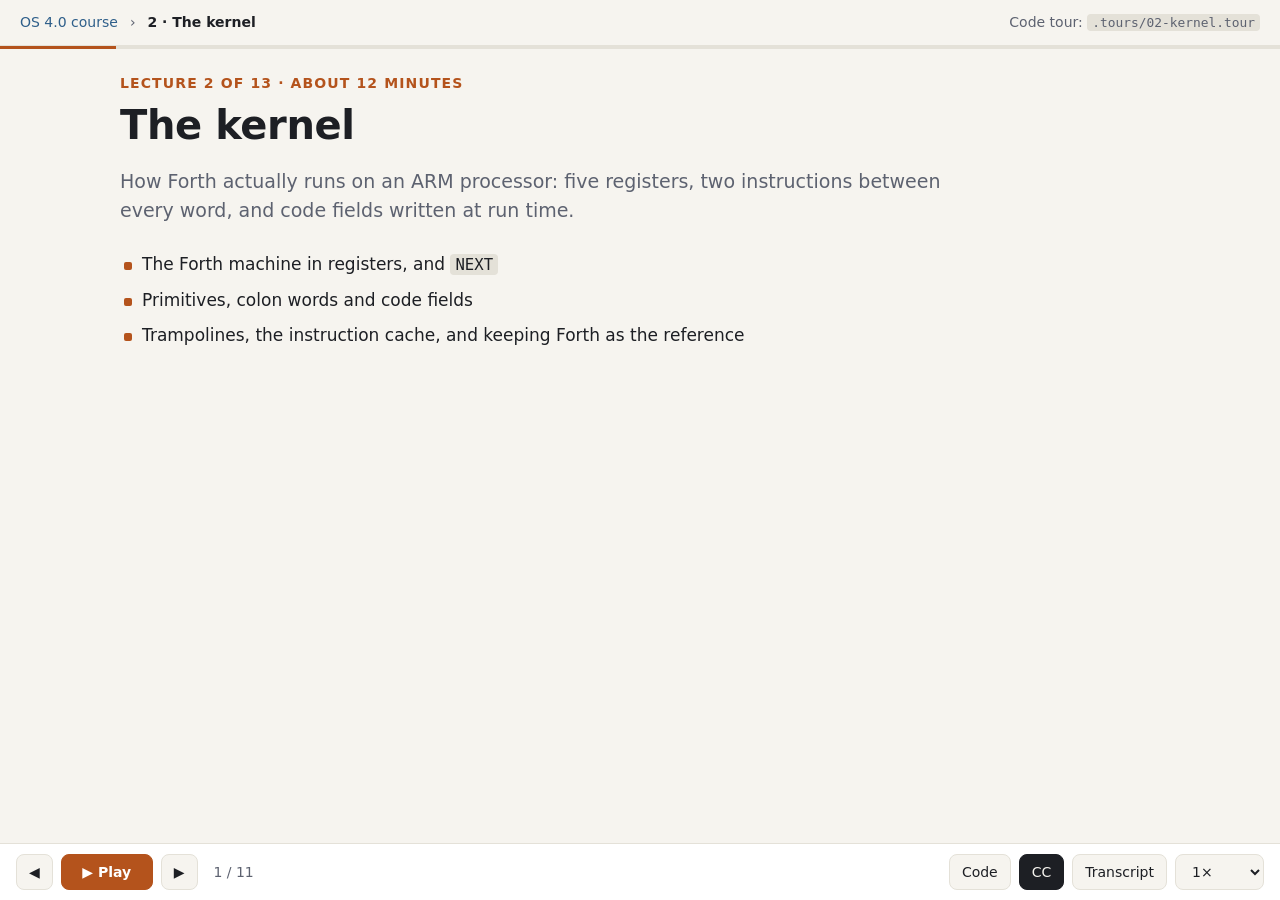
<file: docs/course/02-kernel.html>
<!doctype html>
<html lang="en-GB">
<head>
<meta charset="utf-8">
<meta name="viewport" content="width=device-width, initial-scale=1">
<title>The kernel · OS 4.0 course</title>
<link rel="stylesheet" href="course.css">
</head>
<body data-tour="02-kernel">

<header class="top">
  <a href="index.html">OS 4.0 course</a> <span>›</span> <span class="lecture">2 · The kernel</span>
  <span class="spacer"></span>
  <span class="tour">Code tour: <code>.tours/02-kernel.tour</code></span>
</header>

<main class="stage">

<!-- 1 -->
<section class="slide" data-code="1">
  <div class="kicker">Lecture 2 of 13 · about 12 minutes</div>
  <h1>The kernel</h1>
  <p class="lede">How Forth actually runs on an ARM processor: five registers, two instructions between every word, and code fields written at run time.</p>
  <ul class="points" style="margin-top:28px">
    <li data-step="2">The Forth machine in registers, and <code>NEXT</code></li>
    <li data-step="2">Primitives, colon words and code fields</li>
    <li data-step="3">Trampolines, the instruction cache, and keeping Forth as the reference</li>
  </ul>
  <div class="talk">
    <p>Lecture one showed Forth from the outside. This one opens the lid. The kernel is about two thousand lines of ARM assembly, and its main job is to make Forth words run, quickly.</p>
    <p>We'll see how the Forth machine lives in five processor registers, and how two instructions, called NEXT, move from one word to the next. Then the three kinds of word: primitives, colon definitions, and the defining words' children, all told apart by a code field at the start of each word.</p>
    <p>Last, a few details that make this work on a modern processor: trampolines to reach far code, keeping the instruction cache in step with code written at run time, and why every assembly hot spot keeps a Forth version as its reference.</p>
  </div>
</section>

<!-- 2 -->
<section class="slide" data-code="2">
  <h2>The Forth machine, in five registers</h2>
  <pre class="code" data-src="arch/aarch64/macros.s" data-step="1">IP	.req	x19		<span class="c">// instruction pointer: the next cell of the current thread</span>
DSP	.req	x20		<span class="c">// data stack pointer, grows down (TOS is cached, not in memory)</span>
RSP	.req	x21		<span class="c">// return stack pointer, grows down</span>
TOS	.req	x22		<span class="c">// top of the data stack</span>
UP	.req	x23		<span class="c">// user area of the current task</span></pre>
  <div class="src"><a href="../../arch/aarch64/macros.s" data-ref="arch/aarch64/macros.s">arch/aarch64/macros.s</a></div>
  <ul class="points below">
    <li data-step="2">Callee-saved registers: a C routine or a system call leaves them alone</li>
    <li data-step="3">The top of the stack stays in a register: most words touch memory less</li>
    <li data-step="4"><code>x8</code>–<code>x15</code> are scratch; the hardware <code>sp</code> is kept for exceptions</li>
  </ul>
  <div class="talk">
    <p>A Forth system is a small virtual machine, and here it lives in five registers. <span data-say="I P">IP</span>, the instruction pointer, says which word runs next. Two stack pointers say where the data stack and the return stack are. The top of the data stack is kept in a register of its own. And <span data-say="U P">UP</span> points at the user area of the task that's running, which you met in the lecture on tasks.</p>
    <p>They're all callee-saved registers in the ARM calling convention. That means any ordinary subroutine, including the platform's own, promises to leave them alone, so the kernel can call out without saving anything.</p>
    <p>Keeping the top of the stack in a register is a classic Forth speed-up. Plus, for example, needs one load from memory instead of two loads and a store.</p>
    <p>Registers <span data-say="x8">x8</span> to <span data-say="x15">x15</span> are scratch for any primitive. The hardware stack pointer isn't used by Forth at all: it's kept for exceptions and calls into platform code.</p>
  </div>
</section>

<!-- 3 -->
<section class="slide" data-code="3">
  <h2>Threaded code, and <code>NEXT</code></h2>
  <div class="figure" data-step="1">
    <svg viewBox="0 0 900 200" role="img" aria-label="square: a header, a code field, then a thread of execution tokens for dup, star and exit; IP walks along the thread">
      <defs><marker id="k1" viewBox="0 0 10 10" refX="8" refY="5" markerWidth="7" markerHeight="7" orient="auto-start-reverse"><path class="fill-accent" d="M0 0 L10 5 L0 10 z"/></marker></defs>
      <rect class="box faint" x="20" y="60" width="150" height="56" rx="4"/><text x="95" y="93" text-anchor="middle" class="small">header: square</text>
      <rect class="box accent" x="170" y="60" width="200" height="56"/><text x="270" y="84" text-anchor="middle" class="mono">nop</text><text x="270" y="104" text-anchor="middle" class="mono">bl docol</text>
      <rect class="box blue" x="370" y="60" width="150" height="56"/><text x="445" y="93" text-anchor="middle" class="mono">xt of dup</text>
      <rect class="box blue" x="520" y="60" width="150" height="56"/><text x="595" y="93" text-anchor="middle" class="mono">xt of *</text>
      <rect class="box blue" x="670" y="60" width="150" height="56"/><text x="745" y="93" text-anchor="middle" class="mono">xt of exit</text>
      <text x="270" y="44" text-anchor="middle" class="small">code field: 8 bytes</text>
      <text x="595" y="44" text-anchor="middle" class="small">the thread: one cell per word</text>
      <path class="line accent" d="M 445 150 L 445 122" marker-end="url(#k1)"/>
      <text x="445" y="170" text-anchor="middle" class="mono">IP</text>
      <path class="line" d="M 470 160 L 570 160" marker-end="url(#k1)"/>
      <text x="580" y="165" class="small">each NEXT moves it one cell on</text>
    </svg>
  </div>
  <div class="cols below">
    <div data-step="2">
      <pre class="code" data-src="arch/aarch64/macros.s">.macro NEXT
	ldr	x8, [IP], #8
	br	x8
.endm</pre>
      <div class="src"><a href="../../arch/aarch64/macros.s" data-ref="arch/aarch64/macros.s">arch/aarch64/macros.s › NEXT</a></div>
    </div>
    <ul class="points">
      <li data-step="2">Load the next xt, step IP on, jump to it</li>
      <li data-step="3"><b>Direct threading</b>: an xt is the address of machine code</li>
    </ul>
  </div>
  <div class="talk">
    <p>Here's a compiled colon word, square, in memory. After its header comes an eight-byte code field, which we'll come back to. Then the thread: one cell for each word in the definition, holding that word's execution token. Dup, star, and exit, which semicolon compiled at the end.</p>
    <p>The instruction pointer walks along the thread. And this is how it moves: the macro NEXT. Load the cell IP points at into a scratch register, stepping IP on by eight bytes in the same instruction, then branch to that address. Two instructions. Every primitive ends with them, so control passes straight from one word to the next without returning anywhere in between.</p>
    <p>This scheme is called direct threading. An execution token is the address of real machine code, so NEXT can jump to it directly. For a primitive, that's the primitive's own code. For anything else, it's the code field.</p>
  </div>
</section>

<!-- 4 -->
<section class="slide" data-code="4">
  <h2>Primitives</h2>
  <div class="cols even">
    <div data-step="1">
      <pre class="code" data-src="arch/aarch64/prims.s">	defcode	"dup", w_dup			<span class="c">// ( x -- x x )</span>
	str	TOS, [DSP, #-8]!
	NEXT</pre>
      <pre class="code" style="margin-top:12px" data-src="arch/aarch64/prims.s">	defcode	"+", w_plus			<span class="c">// ( a b -- a+b )</span>
	ldr	x0, [DSP], #8
	add	TOS, x0, TOS
	NEXT</pre>
      <div class="src"><a href="../../arch/aarch64/prims.s" data-ref="arch/aarch64/prims.s:dup">arch/aarch64/prims.s › dup, +</a></div>
    </div>
    <ul class="points">
      <li data-step="1"><code>dup</code>: one store, because the top is already in <code>TOS</code></li>
      <li data-step="2"><code>+</code>: pop the second item, add into <code>TOS</code></li>
      <li data-step="3">About ninety primitives: stack, arithmetic, memory, loops, the terminal</li>
      <li data-step="4">Each has a stack comment, like any Forth word</li>
    </ul>
  </div>
  <div class="talk">
    <p>Primitives are the words written directly in assembly. Here are two.</p>
    <p>Dup has a single instruction before NEXT. The top of the stack is already in the TOS register, so duplicating it just means storing a copy to memory, pushing it down a place. The register still holds the top.</p>
    <p>Plus pops the second item from memory into a scratch register, adds it to the top of stack register, and that's the result, already where it needs to be.</p>
    <p>There are about ninety primitives, covering the stacks, arithmetic, memory access, counted loops, and the terminal, plus a few measured hot spots. Each starts with a line called defcode, which lays down its dictionary header, and each has a stack comment, just like a Forth word.</p>
  </div>
</section>

<!-- 5 -->
<section class="slide" data-code="5">
  <h2>Calling a colon word</h2>
  <div class="cols even">
    <div>
      <pre class="code" data-src="arch/aarch64/compiler.s" data-step="1"><span class="w">docol</span>:					<span class="c">// colon definition: run the thread in the body</span>
	CHECK_STACKS
	RPUSH	IP
	mov	IP, x30
	NEXT</pre>
      <pre class="code" style="margin-top:12px" data-src="arch/aarch64/prims.s" data-step="2">	defcode	"exit", w_exit, F_CONLY			<span class="c">// ( -- ) ( R: ip -- )</span>
	RPOP	IP
	NEXT</pre>
      <div class="src"><a href="../../arch/aarch64/compiler.s" data-ref="arch/aarch64/compiler.s:docol">arch/aarch64/compiler.s › docol</a></div>
    </div>
    <ul class="points">
      <li data-step="1">The code field's <code>bl docol</code> leaves the body's address in <code>x30</code></li>
      <li data-step="1"><code>docol</code>: push IP, point IP at the body, carry on</li>
      <li data-step="2"><code>exit</code>: pop IP, carry on where the caller left off</li>
      <li data-step="3">A call costs a branch, a push and a <code>NEXT</code></li>
    </ul>
  </div>
  <div class="talk">
    <p>So what happens when NEXT jumps to a colon word like square? It lands on the code field, whose second instruction is a branch-and-link to a routine called <span data-say="doe col">docol</span>.</p>
    <p>Branch-and-link puts the address of the following instruction in register <span data-say="x30">x30</span>. The following instruction is exactly where the thread begins, the body of the word. So docol has everything it needs. It checks the stacks haven't overflowed, pushes the caller's instruction pointer on the return stack, points IP at the body, and runs NEXT. The first word of square starts.</p>
    <p>At the end of the thread is exit, a primitive that pops the saved instruction pointer and runs NEXT. The caller carries on from where it left off.</p>
    <p>That's the whole calling convention. A call to a Forth word costs one branch, one push and one NEXT. It's why Forth can afford to have so many small words.</p>
  </div>
</section>

<!-- 6 -->
<section class="slide" data-code="6">
  <h2>Code fields: what kind of word is this?</h2>
  <div class="figure" data-step="1">
    <svg viewBox="0 0 900 200" role="img" aria-label="Code fields: nop then bl docol for colon words, bl dovar for created words, bl docon for constants, mov x9 x30 then bl dodoes for does words">
      <g>
        <rect class="box accent" x="20" y="20" width="200" height="56"/><text x="120" y="44" text-anchor="middle" class="mono">nop</text><text x="120" y="64" text-anchor="middle" class="mono">bl docol</text>
        <text x="240" y="54">colon word: run the thread that follows</text>
        <rect class="box blue" x="20" y="90" width="200" height="56"/><text x="120" y="114" text-anchor="middle" class="mono">nop</text><text x="120" y="134" text-anchor="middle" class="mono">bl dovar / docon</text>
        <text x="240" y="124">variable: push the body's address; constant: push its value</text>
        <rect class="box green" x="20" y="160" width="200" height="34"/><text x="120" y="182" text-anchor="middle" class="mono">mov x9, x30; bl dodoes</text>
        <text x="240" y="176">in the defining word, compiled by <tspan class="mono">does&gt;</tspan>: its children's</text><text x="240" y="194">code fields branch here; x9 is the child's body</text>
      </g>
    </svg>
  </div>
  <div class="cols even below">
    <div data-step="2">
      <pre class="code" data-src="arch/aarch64/compiler.s"><span class="w">dovar</span>:					<span class="c">// CREATE, VARIABLE: push the body address</span>
	PUSH	x30
	NEXT

<span class="w">docon</span>:					<span class="c">// CONSTANT: push the value held in the body</span>
	str	TOS, [DSP, #-8]!
	ldr	TOS, [x30]
	NEXT</pre>
      <div class="src"><a href="../../arch/aarch64/compiler.s" data-ref="arch/aarch64/compiler.s:dovar">arch/aarch64/compiler.s › dovar, docon</a></div>
    </div>
    <ul class="points">
      <li data-step="2">The same trick everywhere: <code>x30</code> is the body</li>
      <li data-step="3">So <code>execute</code> never needs to know what kind of word it runs</li>
    </ul>
  </div>
  <div class="talk">
    <p>Every word that isn't a primitive starts with an eight-byte code field: one instruction, then a branch-and-link to a handler. The handler decides what kind of word it is.</p>
    <p>For colon words it's docol, as we've seen. For variables and anything made by create, it's <span data-say="doe var">dovar</span>, which simply pushes <span data-say="x30">x30</span>, the body's address. For constants, <span data-say="doe con">docon</span> pushes the value stored in the body instead.</p>
    <p>Words made by a defining word that uses <span data-say="does">does</span> are a little different. Their code field branches into the defining word itself, to a stub that <span data-say="does">does</span> compiled there. The stub's first instruction copies x30, the child's body, into <span data-say="x9">x9</span>; then it branches to a handler called <span data-say="doe does">dodoes</span>, which pushes the child's body and runs the Forth code that follows <span data-say="does">does</span>.</p>
    <p>The neat result is that every execution token is just an address to jump to. Execute, NEXT and the compiler never need to know what kind of word they're dealing with.</p>
  </div>
</section>

<!-- 7 -->
<section class="slide" data-code="7">
  <h2>Reaching the handlers: trampolines</h2>
  <div class="cols">
    <div class="figure" data-step="1">
      <svg viewBox="0 0 500 250" role="img" aria-label="The kernel is far away in the higher half; trampolines at the start of the dictionary jump there">
        <defs><marker id="k2" viewBox="0 0 10 10" refX="8" refY="5" markerWidth="7" markerHeight="7" orient="auto-start-reverse"><path class="fill-muted" d="M0 0 L10 5 L0 10 z"/></marker></defs>
        <rect class="box blue" x="20" y="20" width="180" height="60" rx="6"/><text x="110" y="46" text-anchor="middle">kernel</text><text x="110" y="66" text-anchor="middle" class="small">docol, dovar…</text>
        <text x="110" y="100" text-anchor="middle" class="small">far away: any distance</text>
        <rect class="box green" x="280" y="20" width="200" height="60" rx="6"/><text x="380" y="46" text-anchor="middle">trampolines</text><text x="380" y="66" text-anchor="middle" class="small">16 bytes each</text>
        <rect class="box accent" x="280" y="80" width="200" height="140" rx="0"/><text x="380" y="140" text-anchor="middle">the dictionary</text><text x="380" y="162" text-anchor="middle" class="small">up to 128 MiB</text>
        <path class="line" d="M 280 50 L 204 50" marker-end="url(#k2)"/>
        <text x="216" y="40" class="small">br x16</text>
        <path class="line" d="M 300 190 Q 250 130 300 70" marker-end="url(#k2)"/>
        <text x="200" y="170" class="small">bl: within 128 MiB</text>
      </svg>
    </div>
    <ul class="points">
      <li data-step="1"><code>bl</code> reaches 128 MiB either way</li>
      <li data-step="2">Four trampolines at the start of the dictionary jump the rest of the way</li>
      <li data-step="3">Compile code fields with the <code>docol</code> <code>dovar</code> <code>docon</code> words: they give the trampolines' addresses</li>
    </ul>
  </div>
  <div class="below" data-step="2">
    <pre class="code" data-src="arch/aarch64/kernel.s">	.equ	DICT_MAX, (1 &lt;&lt; 27) - 4096
	.equ	TRAMPOLINE, 16			<span class="c">// bytes per trampoline: ldr x16, 8; br x16; .quad handler</span></pre>
    <div class="src"><a href="../../arch/aarch64/kernel.s" data-ref="arch/aarch64/kernel.s">arch/aarch64/kernel.s</a></div>
  </div>
  <div class="talk">
    <p>There's a catch with code fields. An ARM branch-and-link can only reach a hundred and twenty-eight megabytes either way. On bare metal the kernel sits in the top of the address space and the dictionary is in ordinary RAM, much further apart than that.</p>
    <p>The answer is trampolines. When the system starts, it writes four tiny stubs at the very start of the dictionary, one for each handler. Each loads the handler's full address into a register and branches to it. Code fields branch to the trampolines, which are always close by, and the trampolines jump the rest of the way.</p>
    <p>That's also why the dictionary is capped at a hundred and twenty-eight megabytes: the furthest code field must still reach the trampolines at the start.</p>
    <p>For you, this means one thing. When Forth code compiles a code field, it uses the words named docol, dovar and docon, which return the trampolines' addresses. Never the kernel's own labels.</p>
  </div>
</section>

<!-- 8 -->
<section class="slide" data-code="8">
  <h2>Code written at run time</h2>
  <div class="cols">
    <div>
      <pre class="code" data-src="arch/aarch64/macros.s" data-step="1">.macro SYNC_ICACHE addr
	dc	cvau, \addr
	dsb	ish
	ic	ivau, \addr
	dsb	ish
	isb
.endm</pre>
      <div class="src"><a href="../../arch/aarch64/macros.s" data-ref="arch/aarch64/macros.s">arch/aarch64/macros.s › SYNC_ICACHE</a></div>
    </div>
    <ul class="points">
      <li data-step="1">Data and instructions have separate caches</li>
      <li data-step="2">Clean the data cache line, invalidate the instruction cache line, then wait</li>
      <li data-step="3">One RWX memory region: the brief's flat address space</li>
    </ul>
  </div>
  <div class="talk">
    <p>Every colon definition you type writes two new instructions, its code field, into memory. On an ARM processor that needs care, because data and instructions go through separate caches. The new instructions might sit in the data cache while the processor fetches stale ones from the instruction cache.</p>
    <p>So after writing a code field, the kernel runs this sequence. Clean the data cache line out to the point where instruction fetches can see it. Wait. Invalidate the instruction cache line. Wait again. And finally an instruction barrier, so the processor discards anything it fetched early.</p>
    <p>It also means the dictionary must be readable, writable and executable at once. On bare metal it's one flat region mapped that way; hosted, it's a block of memory asked for with all three permissions. That's a deliberate choice from the brief: one simple address space, no protection between parts of the system.</p>
  </div>
</section>

<!-- 9 -->
<section class="slide" data-code="9">
  <h2>Assembly words in the dictionary</h2>
  <div class="cols">
    <div>
      <pre class="code" data-src="arch/aarch64/kernel.s" data-step="1">.macro defcode name, label, flags=0
	.balign	8
\label\()_nt:
	.quad	link
	.set	link, \label\()_nt
	.byte	\flags + 9f - 8f
8:	.ascii	"\name"
9:	.balign	8
\label:
.endm</pre>
      <div class="src"><a href="../../arch/aarch64/kernel.s" data-ref="arch/aarch64/kernel.s">arch/aarch64/kernel.s › defcode</a></div>
    </div>
    <ul class="points">
      <li data-step="1">The assembler builds the same headers Forth does</li>
      <li data-step="2">Some kernel words are threads written by hand</li>
      <li data-step="3">The link chain runs through every file: one assembly unit</li>
    </ul>
  </div>
  <div class="below" data-step="2">
    <pre class="code" data-src="arch/aarch64/compiler.s">	defword	":", w_colon			<span class="c">// ( "name" -- ) start a colon definition</span>
	.quad	w_parsename, w_header, w_docol, w_cfcomma, w_hide, w_rbracket, w_exit</pre>
    <div class="src"><a href="../../arch/aarch64/compiler.s" data-ref="arch/aarch64/compiler.s::">arch/aarch64/compiler.s › :</a></div>
  </div>
  <div class="talk">
    <p>The kernel's words have to be in the dictionary too, so the assembler builds their headers. This macro, defcode, lays down exactly the header from lecture one: the link to the previous word, the flags and length, and the name, padded to eight bytes. Then the label where the code begins. Each use updates a symbol called link, so the chain grows as the file is assembled.</p>
    <p>A few kernel words are colon definitions written by hand as a list of addresses. Here is colon itself: parse a name, lay down a header, compile a code field branching to docol, hide the word until it's finished, and turn compiling on.</p>
    <p>Because one symbol threads through every word, the kernel's assembly files are included into kernel dot s and assembled as a single unit. The last header becomes the initial value of latest, and the Forth boot files carry on the chain from there.</p>
  </div>
</section>

<!-- 10 -->
<section class="slide" data-code="10">
  <h2>Forth stays the reference</h2>
  <pre class="code" data-src="arch/aarch64/compiler.s" data-step="1">	<span class="c">// ( addr u nt -- nt' | 0 ) the newest word named addr u from nt back, ignoring</span>
	<span class="c">// case and hidden words. A measured hot spot: interpreter.fs has</span>
	<span class="c">// SEARCH-LIST-REF, the Forth definition, which tests/reference checks.</span>
	defcode	"search-list", w_searchlist</pre>
  <div class="src"><a href="../../arch/aarch64/compiler.s" data-ref="arch/aarch64/compiler.s:search-list">arch/aarch64/compiler.s › search-list</a></div>
  <pre class="code below" data-src="tests/reference.in" data-step="2">: agree ( addr u -- flag ) 2dup latest @ search-list &gt;r latest @ search-list-ref r&gt; = ;</pre>
  <div class="src"><a href="../../tests/reference.in">tests/reference.in</a></div>
  <ul class="points below">
    <li data-step="3">Hot spots in assembly: <code>search-list</code>, <code>cmove</code>, <code>fill</code>, <code>um/mod</code>, SHA-256's block</li>
    <li data-step="3">Each keeps its Forth definition, and a test that the two agree</li>
  </ul>
  <div class="talk">
    <p>The rule is Forth first. But a few words turned out to be too slow in Forth, measured, not guessed. Looking words up in the dictionary is one: it runs for every word you type and every word in every boot file.</p>
    <p>When a word moves to assembly, its Forth definition stays. Here, the comment on the assembly search-list points to search-list-ref, the Forth version, in the interpreter file.</p>
    <p>And a test checks they agree. This line from the reference test defines a word that looks a name up both ways and compares the answers. It's run with words that exist, words in a different case, and words that don't exist.</p>
    <p>The same goes for the other hot spots: moving and filling memory, a division, and the inner block of SHA-256. The Forth is the specification; the assembly is an optimisation that must keep matching it.</p>
  </div>
</section>

<!-- 11 -->
<section class="slide">
  <h2>Questions to think about…</h2>
  <ol class="questions">
    <li>A primitive ends with <code>NEXT</code> instead of returning. What would a "return to a central loop" design cost per word?</li>
    <li>Why is the code field <code>nop; bl docol</code> rather than one instruction? What uses the first slot?</li>
    <li>You write a new defining word that compiles its own code field. Which address must it branch to, and what goes wrong if it uses <code>docol</code>'s label directly?</li>
  </ol>
  <div class="talk">
    <p>That's the kernel. Five registers hold the Forth machine, NEXT passes control from word to word, code fields say what kind of word each is, trampolines reach the handlers, and the instruction cache is kept in step with code written at run time.</p>
    <p>Three questions to think about: what NEXT saves, why a code field has two instructions, and what goes wrong if you skip the trampolines. Next, lecture three: how the machine boots into all this.</p>
  </div>
</section>

</main>

<script src="course.js"></script>
</body>
</html>
</file>
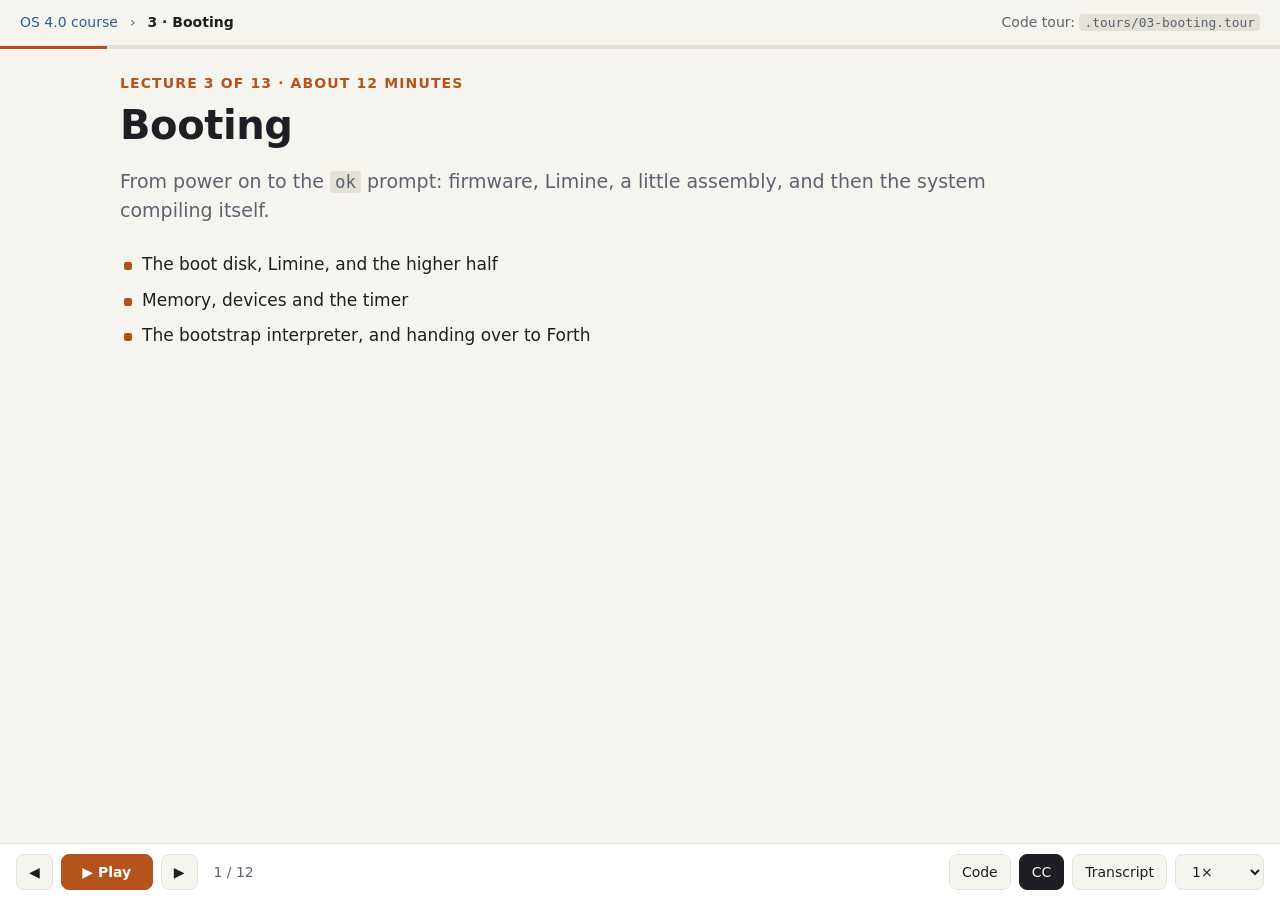
<file: docs/course/03-booting.html>
<!doctype html>
<html lang="en-GB">
<head>
<meta charset="utf-8">
<meta name="viewport" content="width=device-width, initial-scale=1">
<title>Booting · OS 4.0 course</title>
<link rel="stylesheet" href="course.css">
</head>
<body data-tour="03-booting">

<header class="top">
  <a href="index.html">OS 4.0 course</a> <span>›</span> <span class="lecture">3 · Booting</span>
  <span class="spacer"></span>
  <span class="tour">Code tour: <code>.tours/03-booting.tour</code></span>
</header>

<main class="stage">

<!-- 1 -->
<section class="slide" data-code="1">
  <div class="kicker">Lecture 3 of 13 · about 12 minutes</div>
  <h1>Booting</h1>
  <p class="lede">From power on to the <code>ok</code> prompt: firmware, Limine, a little assembly, and then the system compiling itself.</p>
  <ul class="points" style="margin-top:28px">
    <li data-step="2">The boot disk, Limine, and the higher half</li>
    <li data-step="2">Memory, devices and the timer</li>
    <li data-step="3">The bootstrap interpreter, and handing over to Forth</li>
  </ul>
  <div class="talk">
    <p>This lecture follows the machine from the moment it's switched on to the moment you see <span data-say="okay">ok</span>. It takes about ten seconds under QEMU, and most of that is the firmware.</p>
    <p>We'll look at the boot disk and the boot loader, Limine, and why the kernel lives at the very top of the address space. Then the few things the kernel must set up for itself: memory for the dictionary, access to devices, and a timer.</p>
    <p>And finally the most Forth-like part: a tiny interpreter in assembly that compiles the boot files, and then hands the keyboard over to the real interpreter, written in Forth.</p>
  </div>
</section>

<!-- 2 -->
<section class="slide" data-code="2">
  <h2>The journey</h2>
  <div class="figure" data-step="1">
    <svg viewBox="0 0 900 170" role="img" aria-label="UEFI firmware, then Limine, then _start in virt.s, then forth_cold, then the boot files, then start.fs and the REPL">
      <defs><marker id="b1" viewBox="0 0 10 10" refX="8" refY="5" markerWidth="7" markerHeight="7" orient="auto-start-reverse"><path class="fill-muted" d="M0 0 L10 5 L0 10 z"/></marker></defs>
      <rect class="box faint" x="10" y="40" width="130" height="64" rx="8"/><text x="75" y="68" text-anchor="middle">UEFI</text><text x="75" y="88" text-anchor="middle" class="small">firmware</text>
      <rect class="box faint" x="160" y="40" width="130" height="64" rx="8"/><text x="225" y="68" text-anchor="middle">Limine</text><text x="225" y="88" text-anchor="middle" class="small">boot loader</text>
      <rect class="box blue" x="310" y="40" width="130" height="64" rx="8"/><text x="375" y="68" text-anchor="middle" class="mono">_start</text><text x="375" y="88" text-anchor="middle" class="small">virt.s</text>
      <rect class="box blue" x="460" y="40" width="130" height="64" rx="8"/><text x="525" y="68" text-anchor="middle" class="mono">forth_cold</text><text x="525" y="88" text-anchor="middle" class="small">outer.s</text>
      <rect class="box green" x="610" y="40" width="130" height="64" rx="8"/><text x="675" y="68" text-anchor="middle">boot files</text><text x="675" y="88" text-anchor="middle" class="small">compiled</text>
      <rect class="box accent" x="760" y="40" width="130" height="64" rx="8"/><text x="825" y="68" text-anchor="middle" class="mono">start.fs</text><text x="825" y="88" text-anchor="middle" class="small">app, REPL</text>
      <path class="line" d="M 140 72 L 156 72" marker-end="url(#b1)"/><path class="line" d="M 290 72 L 306 72" marker-end="url(#b1)"/>
      <path class="line" d="M 440 72 L 456 72" marker-end="url(#b1)"/><path class="line" d="M 590 72 L 606 72" marker-end="url(#b1)"/>
      <path class="line" d="M 740 72 L 756 72" marker-end="url(#b1)"/>
      <text x="150" y="140" class="small" text-anchor="middle">not ours</text>
      <text x="450" y="140" class="small" text-anchor="middle">assembly</text>
      <text x="750" y="140" class="small" text-anchor="middle">Forth</text>
      <line class="line" x1="20" y1="124" x2="280" y2="124"/><line class="line accent" x1="320" y1="124" x2="580" y2="124"/><line class="line" x1="620" y1="124" x2="880" y2="124"/>
    </svg>
  </div>
  <ul class="points below">
    <li data-step="2">Firmware and Limine find the kernel on the boot disk and load it</li>
    <li data-step="3">Two short stretches of assembly set up the machine and the Forth</li>
    <li data-step="4">From there on, Forth builds the rest of the system</li>
  </ul>
  <div class="talk">
    <p>Here's the whole journey in one line. The first two steps aren't ours. QEMU starts its UEFI firmware, the same kind of firmware a PC has. The firmware finds the boot loader, Limine, on the boot disk and runs it. Limine reads its configuration, loads our kernel into memory, and jumps to it.</p>
    <p>Then come two short stretches of assembly. Underscore start, in virt dot s, sets up the machine: exceptions, devices, the console, the timer and memory. Then forth cold, in outer dot s, sets up the Forth machine and starts compiling the boot files.</p>
    <p>From there, everything is Forth. The boot files are compiled one by one, and the last of them starts the application, or the network REPL, and then the interactive prompt on the console.</p>
  </div>
</section>

<!-- 3 -->
<section class="slide" data-code="3">
  <h2>The boot disk</h2>
  <div class="cols">
    <div data-step="1">
      <pre class="code" data-src="Makefile">$(BOOT_IMG): $(KERNEL_ELF) $(ARCH)/limine.conf
	rm -f $@
	truncate -s 64M $@
	mkfs.fat -F 32 -n OS40BOOT $@ &gt;/dev/null
	mmd -i $@ ::/EFI ::/EFI/BOOT ::/boot
	mcopy -i $@ $(LIMINE_DIR)/BOOTAA64.EFI ::/EFI/BOOT/
	mcopy -i $@ $(ARCH)/limine.conf ::/boot/
	mcopy -i $@ $(KERNEL_ELF) ::/boot/kernel.elf</pre>
      <div class="src"><a href="../../Makefile">Makefile › $(BOOT_IMG)</a></div>
    </div>
    <div data-step="2">
      <pre class="code" data-src="arch/aarch64/limine.conf">timeout: 0
quiet: yes

/OS 4.0
    protocol: limine
    path: boot():/boot/kernel.elf</pre>
      <div class="src"><a href="../../arch/aarch64/limine.conf">arch/aarch64/limine.conf</a></div>
    </div>
  </div>
  <ul class="points below">
    <li data-step="1">A 64 MiB FAT disk, made with ordinary tools</li>
    <li data-step="2">Limine sits where UEFI looks for a removable disk's loader</li>
    <li data-step="3">Attached read-only: the OS never writes it</li>
  </ul>
  <div class="talk">
    <p>The boot disk is made by this rule in the Makefile, with ordinary tools. Make a sixty-four megabyte file, format it as FAT, and copy three things onto it.</p>
    <p>First, Limine itself, as <span data-say="boot A A 64 dot E F I">BOOTAA64.EFI</span> in the folder E F I slash boot. That's the place UEFI firmware looks for the boot loader of a removable disk on an ARM machine, so no firmware settings are needed. Second, Limine's configuration, shown on the right: no menu, no delay, one entry, which loads the kernel using Limine's own protocol. And third, the kernel itself.</p>
    <p>QEMU attaches this disk read-only. The operating system never writes to it, and that also lets every test share one copy.</p>
  </div>
</section>

<!-- 4 -->
<section class="slide" data-code="4">
  <h2>Into the higher half</h2>
  <div class="cols">
    <div class="figure" data-step="1">
      <svg viewBox="0 0 530 280" role="img" aria-label="The address space: the kernel at the top, Limine's direct map of RAM, and our identity map of the low 1 GiB for devices">
        <rect class="box blue" x="20" y="16" width="250" height="44" rx="4"/><text x="34" y="44" class="mono">0xffffffff80000000</text>
        <text x="286" y="34">the kernel</text><text x="286" y="52" class="small">where Limine loads it</text>
        <rect class="box green" x="20" y="74" width="250" height="60" rx="4"/><text x="34" y="108">Limine's direct map</text>
        <text x="286" y="98">all RAM, read, write,</text><text x="286" y="116" class="small">execute: the dictionary is here</text>
        <rect class="box faint" x="20" y="148" width="250" height="56" rx="4"/><text x="145" y="181" text-anchor="middle" class="small">unmapped</text>
        <rect class="box accent" x="20" y="218" width="250" height="44" rx="4"/><text x="34" y="246" class="mono">0 – 1 GiB</text>
        <text x="286" y="236">devices, mapped by us</text><text x="286" y="254" class="small">through TTBR0, as Device memory</text>
      </svg>
    </div>
    <div>
      <pre class="code" data-src="arch/aarch64/virt.ld" data-step="2">SECTIONS
{
    . = 0xffffffff80000000;</pre>
      <div class="src"><a href="../../arch/aarch64/virt.ld">arch/aarch64/virt.ld</a></div>
      <ul class="points below">
        <li data-step="2">Limine's protocol requires a higher-half kernel</li>
        <li data-step="3">The dictionary: the largest usable region in Limine's memory map</li>
        <li data-step="4">Capped at 128 MiB, for the code fields' reach</li>
      </ul>
    </div>
  </div>
  <div class="talk">
    <p>Limine's protocol expects the kernel in the higher half: the top two gigabytes of the sixty-four-bit address space. The linker script puts it there, starting at this address, as one segment that's readable, writable and executable.</p>
    <p>Limine also leaves the MMU on, with page tables of its own. They map the kernel, and all of RAM in a second place called the direct map.</p>
    <p>The kernel asks Limine two questions through request blocks in its data section: the memory map, and where the direct map starts. It picks the largest usable region of RAM, reached through the direct map, and that becomes the Forth dictionary. Lecture two explained the cap: it's limited to a hundred and twenty-eight megabytes so that code fields can reach the trampolines.</p>
    <p>What Limine doesn't map is the devices. That's the next job.</p>
  </div>
</section>

<!-- 5 -->
<section class="slide" data-code="5">
  <h2><code>_start</code>: setting up the machine</h2>
  <div class="cols">
    <div data-step="1">
      <pre class="code" data-src="arch/aarch64/virt.s">_start:
	mov	x0, sp				<span class="c">// run on SP_EL1, keeping Limine's stack,</span>
	msr	spsel, #1			<span class="c">// so exceptions and the kernel share one</span>
	mov	sp, x0
	ldr	x0, =vectors
	msr	vbar_el1, x0
	isb
	bl	map_devices
	bl	uart_init
	bl	timer_init
	<span class="c">… check that Limine accepted base revision 3</span>
1:	bl	find_memory
	cbnz	x1, forth_cold</pre>
      <div class="src"><a href="../../arch/aarch64/virt.s" data-ref="arch/aarch64/virt.s:_start">arch/aarch64/virt.s › _start</a></div>
    </div>
    <ul class="points">
      <li data-step="2">Exception vectors first: a fault from here on is reported</li>
      <li data-step="3">Devices, the serial port, the timer</li>
      <li data-step="4">Then the dictionary's memory, and into the Forth kernel</li>
    </ul>
  </div>
  <div class="talk">
    <p>This is underscore start, the first of our code to run. It's short enough to read in one go.</p>
    <p>The first three lines choose which stack pointer the processor uses, keeping the stack Limine gave us. Then the exception vectors are installed: the table of handlers the processor jumps to on an interrupt or a fault. Doing this first means that any fault from here on prints a report, instead of hanging silently.</p>
    <p>Then three subroutines. Map the devices into the address space, make sure the serial port is on, and start the ten-millisecond timer.</p>
    <p>After checking that Limine understood which version of its protocol we asked for, find memory picks the region for the dictionary, and, if it found one, the code branches into forth cold, in the portable kernel. The platform part of booting is done.</p>
  </div>
</section>

<!-- 6 -->
<section class="slide" data-code="6">
  <h2>Mapping the devices</h2>
  <div class="cols">
    <div class="figure" data-step="1">
      <svg viewBox="0 0 470 210" role="img" aria-label="A level 0 table points to a level 1 table, whose first entry maps a 1 GiB block of devices">
        <defs><marker id="b2" viewBox="0 0 10 10" refX="8" refY="5" markerWidth="7" markerHeight="7" orient="auto-start-reverse"><path class="fill-muted" d="M0 0 L10 5 L0 10 z"/></marker></defs>
        <text x="20" y="28" class="mono">TTBR0</text>
        <path class="line" d="M 70 34 L 70 56" marker-end="url(#b2)"/>
        <rect class="box" x="20" y="60" width="120" height="40" rx="4"/><text x="80" y="85" text-anchor="middle" class="small">level 0, entry 0</text>
        <path class="line" d="M 140 80 L 186 80" marker-end="url(#b2)"/>
        <rect class="box" x="190" y="60" width="120" height="40" rx="4"/><text x="250" y="85" text-anchor="middle" class="small">level 1, entry 0</text>
        <path class="line" d="M 310 80 L 346 80" marker-end="url(#b2)"/>
        <rect class="box accent" x="350" y="40" width="100" height="80" rx="4"/><text x="400" y="76" text-anchor="middle">1 GiB</text><text x="400" y="96" text-anchor="middle" class="small">at physical 0</text>
        <text x="20" y="150" class="small">UART 0x09000000 · GIC 0x08000000</text>
        <text x="20" y="172" class="small">virtio-mmio 0x0a000000: disks, network, entropy</text>
      </svg>
    </div>
    <ul class="points">
      <li data-step="2">Two page tables and one 1 GiB block: virtual = physical</li>
      <li data-step="3"><b>Device</b> memory: no caching, no reordering, never executed</li>
      <li data-step="4">TTBR0 covers the low half, which Limine leaves to us</li>
    </ul>
  </div>
  <div class="below" data-step="2">
    <pre class="code" data-src="arch/aarch64/virt.s">	<span class="c">// 1 GiB block at physical 0: Device memory, access flag set, never executable</span>
	.equ	PTE_DEVICE_BLOCK, (1 &lt;&lt; 54) | (1 &lt;&lt; 53) | (1 &lt;&lt; 10) | (MAIR_IDX_DEVICE &lt;&lt; 2) | 0x1</pre>
    <div class="src"><a href="../../arch/aarch64/virt.s" data-ref="arch/aarch64/virt.s:map_devices">arch/aarch64/virt.s › map_devices</a></div>
  </div>
  <div class="talk">
    <p>On QEMU's virt board, every device sits in the first gigabyte of physical addresses: the serial port, the interrupt controller, and thirty-two slots for virtio devices, which is where the disks, the network card and the entropy source appear.</p>
    <p>The kernel maps that whole gigabyte with just two small page tables. The level zero table points to a level one table, whose first entry maps one gigabyte block, so that each virtual address equals the physical address. An address you read in a device's data sheet works as it is.</p>
    <p>The entry's bits mark it as Device memory. That matters: device registers must not be cached, and reads and writes to them must not be reordered or merged, or the device would see nonsense. The never-execute bits stop the processor from ever fetching instructions there.</p>
    <p>The table goes in the register <span data-say="T T B R zero">TTBR0</span>, which handles the lower half of the address space. Limine only uses the upper half, so the two don't collide.</p>
  </div>
</section>

<!-- 7 -->
<section class="slide" data-code="7">
  <h2>The timer tick</h2>
  <div class="cols">
    <div data-step="1">
      <pre class="code" data-src="arch/aarch64/virt.s">1:	ldr	x0, =tick_period		<span class="c">// the tick</span>
	ldr	x0, [x0]
	msr	cntv_tval_el0, x0
	mrs	x0, elr_el1
	str	w9, [sp, #-16]!
	bl	watchdog_sub
	ldr	w9, [sp], #16
	cbz	x0, 8f
	msr	elr_el1, x0			<span class="c">// resume the running task in watchdog_throw</span></pre>
      <div class="src"><a href="../../arch/aarch64/virt.s" data-ref="arch/aarch64/virt.s:hal_irq">arch/aarch64/virt.s › hal_irq</a></div>
    </div>
    <ul class="points">
      <li data-step="1">The virtual timer interrupts every 10 ms, through the GIC</li>
      <li data-step="2">Each tick: re-arm the timer, then ask the watchdog</li>
      <li data-step="3">The only interrupt: devices are polled</li>
      <li data-step="4">An idle CPU waits in <code>wfi</code> until the next tick</li>
    </ul>
  </div>
  <div class="talk">
    <p>Timer init programmed the processor's virtual timer to interrupt a hundred times a second, routed through the interrupt controller, the <span data-say="G I C">GIC</span>.</p>
    <p>This is what happens on each tick. Set the timer for the next one. Then call the watchdog, passing the address the interrupted code was about to run. If the running task has gone too long without pausing, the watchdog returns a different address, and the interrupt returns there instead, so the task throws an error. You saw the watchdog in lecture five.</p>
    <p>The tick is the only interrupt the system uses. Disks, the network and the console are all polled: a task asks whether there's anything new, and pauses if not. That keeps the code simple, with no interrupt handlers racing the tasks.</p>
    <p>And when no task has anything to do, the processor waits for an interrupt, so an idle machine sleeps until the next tick.</p>
  </div>
</section>

<!-- 8 -->
<section class="slide" data-code="8">
  <h2><code>forth_cold</code>: the Forth machine</h2>
  <div class="cols">
    <div data-step="1">
      <pre class="code" data-src="arch/aarch64/outer.s">	ldr	UP, =user0			<span class="c">// the console task: a ring of one</span>
	str	UP, [UP, #U_LINK]
	<span class="c">… its stacks, limits, name and number base</span>
	ldr	DSP, =dstack_top
	mov	TOS, #0
	ldr	x0, =boot_files		<span class="c">// start at the first boot file</span>
	ldr	x0, [x0, #BF_START]
	ldr	x1, =var_boot_pos
	str	x0, [x1]
	bl	refill_sub
	b	do_quit</pre>
      <div class="src"><a href="../../arch/aarch64/outer.s" data-ref="arch/aarch64/outer.s:forth_cold">arch/aarch64/outer.s › forth_cold</a></div>
    </div>
    <ul class="points">
      <li data-step="1">The trampolines first, then the dictionary after them</li>
      <li data-step="2">The console becomes task zero: a ring of one</li>
      <li data-step="3">The first line of the first boot file is the input</li>
    </ul>
  </div>
  <div class="talk">
    <p>Forth cold is where the portable kernel takes over. It's given the dictionary's address and size, and the same code runs on both builds.</p>
    <p>It first writes the four trampolines from lecture two at the start of the dictionary, and starts the dictionary proper just after them.</p>
    <p>Then it makes the console into a task. The user area pointer is set to a block of memory reserved for it, and its link points to itself, so the ring of tasks has exactly one member. Its stacks, their limits, its name and its number base are filled in, which is the part elided here.</p>
    <p>Last, it points the input at the first line of the first boot file, and jumps into the interpreter loop. From now on the system is reading Forth, just as if someone were typing it very fast.</p>
  </div>
</section>

<!-- 9 -->
<section class="slide" data-code="9">
  <h2>The bootstrap interpreter</h2>
  <div class="cols">
    <div data-step="1">
      <pre class="code" data-src="arch/aarch64/outer.s"><span class="w">interpret</span>:
	<span class="c">…</span>
	bl	parse_name_sub
	cbz	x1, 5f
	mov	x24, x0
	mov	x25, x1
	bl	find_sub
	cbz	x0, 2f
	ldr	x2, [UP, #U_STATE]
	cbz	x2, 1f			<span class="c">// interpreting</span>
	cmp	x1, #1
	b.eq	1f			<span class="c">// immediate</span>
	bl	comma_sub
	NEXT
1:	mov	x8, x0
	br	x8</pre>
      <div class="src"><a href="../../arch/aarch64/outer.s" data-ref="arch/aarch64/outer.s:interpret">arch/aarch64/outer.s › interpret</a></div>
    </div>
    <ul class="points">
      <li data-step="1">The same logic as the Forth <code>interpret</code>, in assembly</li>
      <li data-step="2">Numbers in <code>2:</code>; the end of a line refills from the next</li>
      <li data-step="3">Only for the boot files: an error prints <code>file:line:</code> and stops</li>
    </ul>
  </div>
  <div class="talk">
    <p>To compile the first boot file, the kernel needs an interpreter before any Forth exists. So it has a small one in assembly. Compare it with the Forth interpret from lecture one: it's the same logic.</p>
    <p>Parse the next word. If the line is empty, go and get the next line. Look the word up. If it's found, and the system is compiling, and the word isn't immediate, compile it with comma. Otherwise jump straight to it. After label two, not shown, a word that isn't found is tried as a number.</p>
    <p>Its input comes from the embedded files, a line at a time, moving on to the next file at the end of each. It's only used for the boot files. An error here is fatal: it prints the file name, the line number and the message, and the system stops, because a half-built system isn't worth running.</p>
  </div>
</section>

<!-- 10 -->
<section class="slide" data-code="10">
  <h2>Handing over to Forth</h2>
  <div class="cols even">
    <div>
      <pre class="code" data-src="forth/interpreter.fs" data-step="1">: <span class="w">(quit)</span>  ( -- )  up@ main-task &lt;&gt; if retire then  repl bye ;
' (quit) 'quit !</pre>
      <div class="src"><a href="../../forth/interpreter.fs" data-ref="forth/interpreter.fs:(quit)">forth/interpreter.fs › (quit)</a></div>
      <pre class="code below" data-src="forth/start.fs" data-step="2">.( OS 4.0) cr
start-app
quit</pre>
      <div class="src"><a href="../../forth/start.fs">forth/start.fs</a></div>
    </div>
    <ul class="points">
      <li data-step="1">The interpreter file stores the Forth REPL in <code>'quit</code></li>
      <li data-step="2"><code>start.fs</code> prints the banner, starts the app, and calls <code>quit</code></li>
      <li data-step="3"><code>quit</code> now runs the Forth loop: the assembly one is never used again</li>
    </ul>
  </div>
  <div class="talk">
    <p>How does the assembly interpreter hand over? Through one variable. Near the end of the interpreter file, the Forth REPL is defined, and its execution token is stored in a kernel variable called tick-quit.</p>
    <p>Start dot fs is the last boot file, and it's three lines. Print the banner, start the application or the network REPL, and call quit.</p>
    <p>Quit resets the return stack and looks at tick-quit. Now that it's set, quit switches the input from the boot files to the terminal and runs the Forth loop. The assembly interpreter is never used again. Everything you type is read by the REPL written in Forth, which means it can be changed and extended in Forth, like the rest of the system.</p>
    <p>Quit also runs after an error that nothing caught. Only the console gets a fresh REPL then. Any other task has lost its place, so it retires instead, which you'll meet in the lecture on tasks.</p>
  </div>
</section>

<!-- 11 -->
<section class="slide" data-code="11">
  <h2>The hosted build: the same boot, on Linux</h2>
  <div class="cols">
    <div data-step="1">
      <pre class="code" data-src="arch/aarch64/linux.s">1:	mov	x28, x0
	bl	terminal_raw
	bl	faults_init
	bl	timer_init
	mov	x0, x28
	ldr	x1, =DICT_BYTES
	b	forth_cold</pre>
      <div class="src"><a href="../../arch/aarch64/linux.s" data-ref="arch/aarch64/linux.s:_start">arch/aarch64/linux.s › _start</a></div>
    </div>
    <ul class="points">
      <li data-step="1">The dictionary: 128 MiB from <code>mmap</code>, readable, writable, executable</li>
      <li data-step="2">The terminal in raw mode: Forth does its own echo</li>
      <li data-step="2">Faults arrive as signals: reported and thrown as on bare metal</li>
      <li data-step="3">The tick is <code>SIGALRM</code>, every 10 ms</li>
    </ul>
  </div>
  <div class="talk">
    <p>The hosted build boots the same way, with Linux standing in for the hardware. Its underscore start asks Linux for a hundred and twenty-eight megabytes of memory that can be written and executed, for the dictionary.</p>
    <p>It puts the terminal in raw mode, so that keys arrive one at a time and the Forth does its own echoing, just as on the serial console. It catches faults, which Linux delivers as signals, so that a bad memory access is reported and thrown, as on bare metal. And it asks for an alarm signal every ten milliseconds, which stands in for the timer interrupt and drives the same watchdog.</p>
    <p>Then it branches to the same forth cold, with the memory's address and size. From that point the two builds run identical code.</p>
  </div>
</section>

<!-- 12 -->
<section class="slide">
  <h2>Questions to think about…</h2>
  <ol class="questions">
    <li>Why install the exception vectors before mapping the devices? What would you see if the order were reversed and the mapping faulted?</li>
    <li>Device memory forbids caching and reordering. Which bug would you expect if the devices were mapped as normal memory?</li>
    <li>An error in a boot file stops the system. An error typed at the prompt doesn't. Why is each the right choice?</li>
  </ol>
  <div class="talk">
    <p>That's booting. The firmware and Limine load the kernel, a little assembly sets up the machine and the Forth machine, the bootstrap interpreter compiles the boot files, and the Forth REPL takes over.</p>
    <p>Three questions to think about: the order of the first steps, why devices need their own kind of memory, and why errors at boot and errors at the prompt are treated so differently. That last one leads straight into lecture four: when things go wrong.</p>
  </div>
</section>

</main>

<script src="course.js"></script>
</body>
</html>
</file>
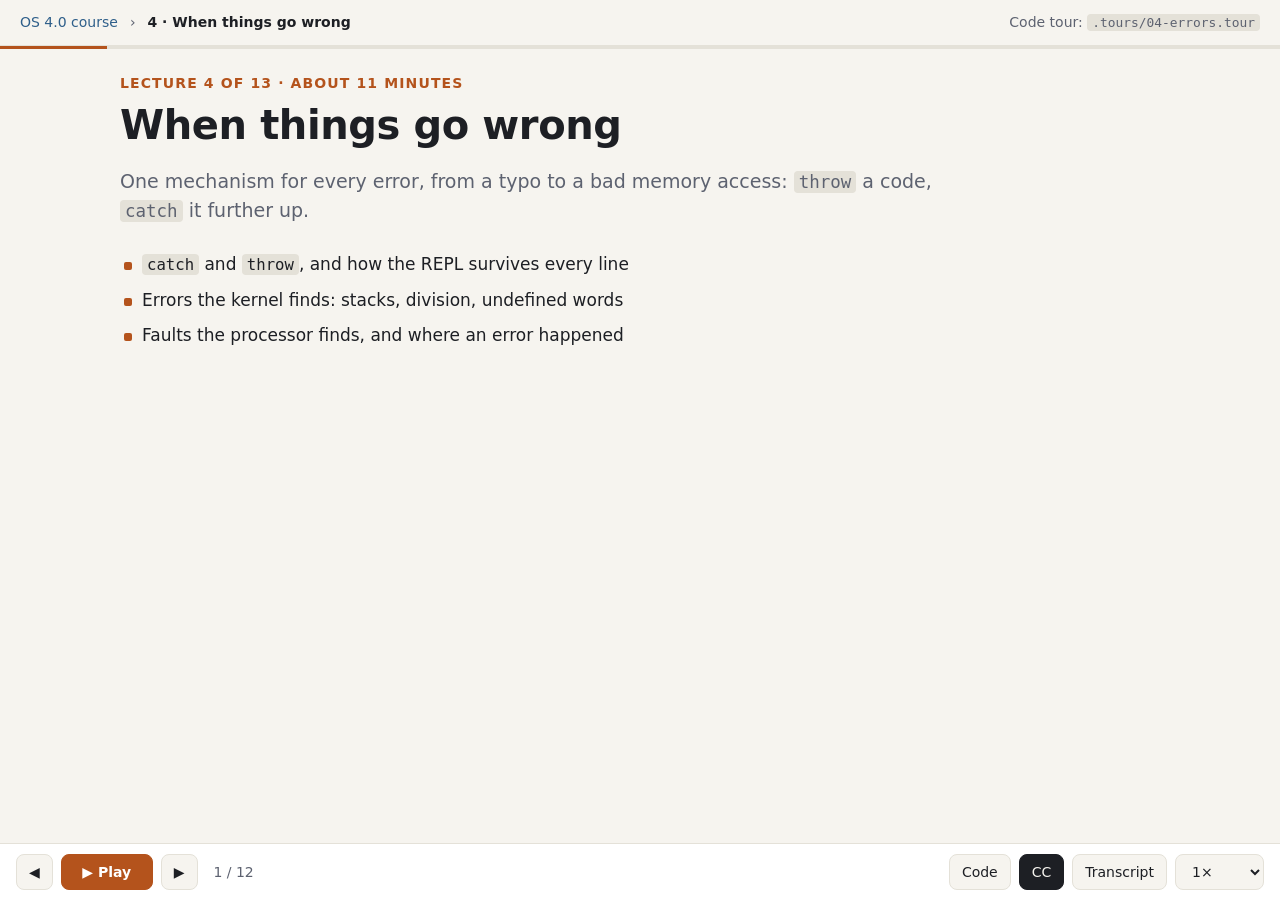
<file: docs/course/04-errors.html>
<!doctype html>
<html lang="en-GB">
<head>
<meta charset="utf-8">
<meta name="viewport" content="width=device-width, initial-scale=1">
<title>When things go wrong · OS 4.0 course</title>
<link rel="stylesheet" href="course.css">
</head>
<body data-tour="04-errors">

<header class="top">
  <a href="index.html">OS 4.0 course</a> <span>›</span> <span class="lecture">4 · When things go wrong</span>
  <span class="spacer"></span>
  <span class="tour">Code tour: <code>.tours/04-errors.tour</code></span>
</header>

<main class="stage">

<!-- 1 -->
<section class="slide" data-code="1">
  <div class="kicker">Lecture 4 of 13 · about 11 minutes</div>
  <h1>When things go wrong</h1>
  <p class="lede">One mechanism for every error, from a typo to a bad memory access: <code>throw</code> a code, <code>catch</code> it further up.</p>
  <ul class="points" style="margin-top:28px">
    <li data-step="2"><code>catch</code> and <code>throw</code>, and how the REPL survives every line</li>
    <li data-step="2">Errors the kernel finds: stacks, division, undefined words</li>
    <li data-step="3">Faults the processor finds, and where an error happened</li>
  </ul>
  <div class="talk">
    <p>This lecture is about errors, and the good news is that there's only one mechanism to learn. Whatever goes wrong, whether it's a mistyped word, a division by zero, a stack overflow, or the processor itself refusing a bad memory access, the result is the same: a number is thrown, and something further up catches it.</p>
    <p>We'll look at catch and throw themselves, and at how the REPL uses them so that no single line can bring the system down.</p>
    <p>Then the errors the kernel detects in assembly, the faults the processor detects, and how the system reports not just what went wrong, but where.</p>
  </div>
</section>

<!-- 2 -->
<section class="slide" data-code="2">
  <h2>Throw a number, catch it further up</h2>
  <div class="cols">
    <div class="figure" data-step="1">
      <svg viewBox="0 0 500 270" role="img" aria-label="The return stack holds catch frames; handler points to the innermost; throw unwinds to it">
        <defs><marker id="e1" viewBox="0 0 10 10" refX="8" refY="5" markerWidth="7" markerHeight="7" orient="auto-start-reverse"><path class="fill-accent" d="M0 0 L10 5 L0 10 z"/></marker></defs>
        <text x="20" y="22" class="small">return stack, growing down</text>
        <rect class="box faint" x="20" y="32" width="220" height="30"/><text x="34" y="52" class="small">the REPL's caller</text>
        <rect class="box green" x="20" y="62" width="220" height="44"/><text x="34" y="82">catch frame</text><text x="34" y="98" class="small">the REPL's, round each line</text>
        <rect class="box faint" x="20" y="106" width="220" height="30"/><text x="34" y="126" class="small">calls…</text>
        <rect class="box green" x="20" y="136" width="220" height="44"/><text x="34" y="156">catch frame</text><text x="34" y="172" class="small">safe-div's</text>
        <rect class="box faint" x="20" y="180" width="220" height="30"/><text x="34" y="200" class="small">/ … divides by zero</text>
        <text x="300" y="160" class="mono">handler</text>
        <path class="line accent" d="M 296 156 L 246 156" marker-end="url(#e1)"/>
        <path class="line accent" d="M 250 200 Q 290 190 250 172" marker-end="url(#e1)"/>
        <text x="300" y="206" class="small">-10 throw lands here</text>
        <text x="20" y="250" class="small">each frame: the saved data stack pointer, and the frame outside it</text>
      </svg>
    </div>
    <ul class="points">
      <li data-step="2"><code>xt catch</code> runs xt; returns 0, or the code thrown</li>
      <li data-step="3"><code>n throw</code> unwinds to the innermost <code>catch</code>; <code>0 throw</code> does nothing</li>
      <li data-step="4">The data stack's depth is put back as it was at <code>catch</code></li>
    </ul>
  </div>
  <div class="talk">
    <p>Catch takes an execution token and runs it. If it finishes normally, catch leaves a zero. If anything inside it, however deeply nested, throws a number, the throw comes straight back out of catch, which leaves that number instead.</p>
    <p>Each catch leaves a frame on the return stack, and a user variable called handler points at the innermost one. Here the REPL has a frame round the current line, and inside it, a word called safe-div has a frame of its own round a division. When the division throws <span data-say="minus ten">-10</span>, throw jumps straight to safe-div's frame. Nothing in between runs any further.</p>
    <p>Zero throw does nothing at all, which is convenient: you can pass a result code straight to throw without testing it first.</p>
    <p>And when a throw arrives, the data stack is put back to the depth it had when catch started, so the catcher knows exactly what's on it.</p>
  </div>
</section>

<!-- 3 -->
<section class="slide" data-code="3">
  <h2>Six lines of Forth</h2>
  <pre class="code" data-src="forth/core.fs" data-step="1">: <span class="w">catch</span>  ( i*x xt -- j*x 0 | i*x n )
  sp@ &gt;r  handler @ &gt;r  rp@ handler !
  execute
  r&gt; handler !  r&gt; drop  0 ;
: <span class="w">throw</span>  ( k*x n -- k*x | i*x n )
  ?dup if
    handler @ 0= if abort then   <span class="c">\ nothing to catch it: the kernel's ABORT</span>
    handler @ rp!  r&gt; handler !  r&gt; swap &gt;r  sp! drop  r&gt;
  then ;</pre>
  <div class="src"><a href="../../forth/core.fs" data-ref="forth/core.fs:catch">forth/core.fs › catch, throw</a></div>
  <ul class="points below">
    <li data-step="1"><code>catch</code>: save the stack pointer and the old handler; this frame is the handler now</li>
    <li data-step="2"><code>throw</code>: return stack back to the frame, restore the handler, then the data stack</li>
    <li data-step="3">Returning from <code>throw</code> returns from <code>catch</code>, with the code</li>
  </ul>
  <div class="talk">
    <p>Here they are, and they're short. Catch saves the data stack pointer on the return stack, then the current handler, then makes this frame the handler. It executes the token. If that returns normally, catch takes its frame off and leaves zero.</p>
    <p>Throw, with a non-zero code, first checks there's a handler at all. If not, it falls back to the kernel's abort. Otherwise it sets the return stack pointer to the frame, which instantly discards every call in between. It restores the outer handler, puts the data stack pointer back, and leaves the code.</p>
    <p>Here's the clever part. Throw now returns, and because the return stack was reset to catch's frame, it returns to wherever catch was going to return to. So the code appears as catch's result, exactly as if catch had finished normally. There's no special unwinding machinery: just two stack pointers being put back.</p>
  </div>
</section>

<!-- 4 -->
<section class="slide" data-code="4">
  <h2>The REPL catches every line</h2>
  <div class="cols">
    <div>
      <pre class="code" data-src="forth/interpreter.fs" data-step="1">: <span class="w">repl</span>  ( -- )  <span class="c">\ until the end of input</span>
  unclaim
  begin refill while
    ['] interpret catch ?dup if .error reset else prompt then
    state @ 0= if unclaim then
  repeat reset ;</pre>
      <div class="src"><a href="../../forth/interpreter.fs" data-ref="forth/interpreter.fs:repl">forth/interpreter.fs › repl</a></div>
      <pre class="code below" data-src="tests/exceptions.out" data-step="2">1 0 / division by zero
-99 throw error -99
: uncaught 7 throw ;  uncaught error 7</pre>
      <div class="src"><a href="../../tests/exceptions.out">tests/exceptions.out</a></div>
    </div>
    <ul class="points">
      <li data-step="1">Each line runs under <code>catch</code></li>
      <li data-step="2"><code>.error</code> prints the message; <code>reset</code> empties the stack and stops compiling</li>
      <li data-step="3">Every task's REPL does the same: a telnet session too</li>
    </ul>
  </div>
  <div class="talk">
    <p>Now the REPL. Each line you type is interpreted under catch. If the line throws, dot-error prints a message for the code, and reset empties the data stack, stops any half-finished definition, and gives up the dictionary.</p>
    <p>Here are three lines from the exceptions test. Dividing by zero prints division by zero. Throwing a code with no message of its own prints error and the number. And a word that throws and isn't caught anywhere inside is caught by the REPL in just the same way.</p>
    <p>So no single line can stop the system. You lose that line, and you're back at the prompt. Every task that interprets, including each telnet session, runs this same loop with its own handler and its own stacks, so one session's mistake never touches another.</p>
  </div>
</section>

<!-- 5 -->
<section class="slide" data-code="5">
  <h2>Codes and their messages</h2>
  <div class="cols">
    <div>
      <pre class="code" data-src="forth/output.fs" data-step="1">: <span class="w">message:</span>  ( n "text" -- )  <span class="c">\ the rest of the line is the message</span>
  align here  messages @ ,  messages !  ,
  0 parse  dup ,  here swap dup allot cmove  align ;</pre>
      <div class="src"><a href="../../forth/output.fs" data-ref="forth/output.fs:message:">forth/output.fs › message:</a></div>
      <pre class="code below" data-src="forth/tasks.fs" data-step="2">-262 message: stopped by the watchdog: it ran too long without pausing</pre>
      <pre class="code" style="margin-top:8px" data-src="forth/net/tcp.fs" data-step="2">-273 message: timed out</pre>
    </div>
    <ul class="points">
      <li data-step="1">Standard codes: -4 underflow, -10 division by zero, -13 undefined…</li>
      <li data-step="2">The system's own from -256 down, each file registering its own</li>
      <li data-step="3">New error conditions <code>throw</code> a code; they never print and abort</li>
    </ul>
  </div>
  <div class="talk">
    <p>Error codes come from the Forth standard where one fits. Minus four is stack underflow, minus ten is division by zero, minus thirteen is an undefined word, and so on.</p>
    <p>The system's own codes count down from <span data-say="minus two five six">-256</span>. Each file registers text for the codes it throws, with message-colon, which simply adds an entry to a linked list: the code, and the rest of the line as its text. The tasks file registers the watchdog's message; the TCP file registers timed out.</p>
    <p>That leads to a rule for new code. A new kind of error throws a code, and registers a message for it if it needs one. It never prints something and gives up on its own. That way the caller always gets to decide: report it, retry, or turn one client away while serving the rest.</p>
  </div>
</section>

<!-- 6 -->
<section class="slide" data-code="6">
  <h2>Errors the kernel finds</h2>
  <div class="cols">
    <div data-step="1">
      <pre class="code" data-src="arch/aarch64/outer.s"><span class="w">try_throw</span>:
	<span class="c">… nothing to do while the boot files load</span>
	ldr	x1, [UP, #U_HANDLER]		<span class="c">// frame: enclosing handler, then saved SP@</span>
	cbz	x1, 2f
	mov	RSP, x1
	ldr	x3, [x1, #8]
	add	DSP, x3, #8			<span class="c">// as SP! does</span>
	ldr	TOS, [x3]
2:	PUSH	x0
	mov	x8, x2
	br	x8</pre>
      <div class="src"><a href="../../arch/aarch64/outer.s" data-ref="arch/aarch64/outer.s:try_throw">arch/aarch64/outer.s › try_throw</a></div>
    </div>
    <ul class="points">
      <li data-step="1">Primitives find errors too: division by zero, overflow, a missing name</li>
      <li data-step="2"><code>try_throw</code> calls the Forth <code>throw</code>, as if the word had</li>
      <li data-step="3">It resets both stacks to the frame first: they may be the problem</li>
    </ul>
  </div>
  <div class="talk">
    <p>Some errors are found in assembly. The division primitive checks for zero. The compiler checks names. And the stack checks, which we'll see next, are in the kernel too.</p>
    <p>They all end up in a routine called try throw, which hands the code to the Forth throw, as if the word that failed had called throw itself. The kernel learns where the Forth throw is when core dot fs stores its execution token in a kernel variable.</p>
    <p>There's one subtlety. Before calling throw, it resets both stack pointers to the catch frame, doing by hand what throw would do. Why? Because the error might be that a stack has overflowed. Throw is a Forth word that uses the stacks, and it mustn't trip over the very problem it's reporting.</p>
  </div>
</section>

<!-- 7 -->
<section class="slide" data-code="7">
  <h2>Stack limits</h2>
  <div class="cols">
    <div data-step="1">
      <pre class="code" data-src="arch/aarch64/kernel.s">.macro CHECK_STACKS
	ldp	x9, x10, [UP, #U_SLIMIT]
	cmp	DSP, x9
	b.lo	err_overflow
	cmp	RSP, x10
	b.lo	err_roverflow
.endm</pre>
      <div class="src"><a href="../../arch/aarch64/kernel.s" data-ref="arch/aarch64/kernel.s">arch/aarch64/kernel.s › CHECK_STACKS</a></div>
      <pre class="code below" data-src="tests/limits.out" data-step="2">deep return stack overflow
pusher stack overflow</pre>
    </div>
    <ul class="points">
      <li data-step="1">Checked in every colon call, branch, loop and <code>pause</code></li>
      <li data-step="2">So runaway recursion and runaway loops are caught</li>
      <li data-step="3">The limit leaves 16 cells of room: enough to report the error</li>
      <li data-step="4">Underflow is checked after each word at the prompt</li>
    </ul>
  </div>
  <div class="talk">
    <p>Each task's stacks are only two kilobytes, and they sit right next to its user area. A runaway recursion that simply kept going would overwrite the task's own variables, and then anything could happen.</p>
    <p>So the kernel checks. Every time a colon word is called, every backward branch, every loop and every pause runs this macro: two loads and two comparisons against limits stored in the user area. Those are exactly the places where a stack can grow without end.</p>
    <p>The two lines from the limits test show it working. A word that calls itself for ever gets return stack overflow. A loop that pushes for ever gets stack overflow. Both come back to the prompt.</p>
    <p>The limit is set sixteen cells short of the real end, so there's room left to report the error. Underflow, taking more than is there, is cheaper to check after each word at the prompt, and that's what the interpreter does.</p>
  </div>
</section>

<!-- 8 -->
<section class="slide" data-code="8">
  <h2>Faults the processor finds</h2>
  <div class="cols">
    <div>
      <pre class="code" data-src="tests/baremetal/fault.out" data-step="1">$123456789000 @
exception: synchronous
ESR=0000000096000004 ELR=&lt;addr&gt; FAR=0000123456789000 SPSR=&lt;psr&gt;
x0=&lt;reg&gt; x1=&lt;reg&gt; x2=&lt;reg&gt; x3=&lt;reg&gt;
<span class="c">…</span></pre>
      <div class="src"><a href="../../tests/baremetal/fault.out">tests/baremetal/fault.out</a></div>
      <pre class="code below" data-src="arch/aarch64/vectors.s" data-step="2">	ldr	x0, =exception_throw		<span class="c">// resume as if the faulting word had thrown</span>
	msr	elr_el1, x0
	mov	x0, #SPSR_EL1H_IRQ
	msr	spsr_el1, x0
	eret</pre>
      <div class="src"><a href="../../arch/aarch64/vectors.s" data-ref="arch/aarch64/vectors.s:exc_common">arch/aarch64/vectors.s › exc_common</a></div>
    </div>
    <ul class="points">
      <li data-step="1">A register dump: the kind of fault, the address, every register</li>
      <li data-step="2">Then return from the exception into <code>exception_throw</code></li>
      <li data-step="3">It throws -256, caught like any other error</li>
      <li data-step="4">Hosted: a signal, the same report and the same throw</li>
    </ul>
  </div>
  <div class="talk">
    <p>Some errors only the processor can see. Reading from an address where there's no memory is the classic case. Here the test reads from a made-up address, and the processor raises a synchronous exception.</p>
    <p>The exception handler prints a register dump: the kind of exception, the syndrome register, which encodes why, the address of the instruction, the address that was accessed, and all the registers. The test's filter masks the registers, which change from build to build.</p>
    <p>Then comes the trick. Instead of returning to the faulting instruction, the handler changes the return address to exception throw, and returns there. That routine throws <span data-say="minus two five six">-256</span>, which is caught like any other error. The REPL prints nothing more, because the dump has said it all, and you're back at the prompt.</p>
    <p>On the hosted build, Linux reports the fault as a signal. The handler prints a shorter report and makes the same throw, so the same test passes on both.</p>
  </div>
</section>

<!-- 9 -->
<section class="slide" data-code="9">
  <h2>Saying where</h2>
  <div class="cols">
    <div>
      <pre class="code" data-src="forth/errors.fs" data-step="1">: <span class="w">.error</span>  ( n -- )
  dup -1 = over -256 = or if drop exit then   <span class="c">\ ABORT; a CPU fault has its own report</span>
  .where
  dup -2 = if drop abort-msg 2@ type cr exit then
  dup -13 = if drop errname 2@ type ."  ?" cr exit then
  dup -14 = if drop errname 2@ type ."  is compile-only" cr exit then
  dup message if type cr drop exit then
  ." error " (.) type cr ;</pre>
      <div class="src"><a href="../../forth/errors.fs" data-ref="forth/errors.fs:.error">forth/errors.fs › .error</a></div>
    </div>
    <ul class="points">
      <li data-step="2"><code>.where</code>: <code>app.fs:12:</code> for a file, <code>block 20 line 3:</code> for a block</li>
      <li data-step="3">The boot files: <code>forth/tasks.fs:40:</code>, then the system stops</li>
      <li data-step="4">An undefined word names itself: <code>nosuchword ?</code></li>
    </ul>
  </div>
  <div class="talk">
    <p>A good error report says where, as well as what. Dot-error is the one place reports are printed. It ignores abort and processor faults, which have reported themselves. Then dot-where prints the location, if the error happened while loading source rather than at the prompt.</p>
    <p>For a file on the app disk, that's the file name and line number, like a compiler would print. For a block of Forth source on the data disk, it's the block and the line within it. Both are tracked as the source is loaded, and noted at the moment of the error, by the innermost file or block, before the stacks unwind.</p>
    <p>The boot files get the same treatment from the kernel, as you saw in lecture three, except that an error there stops the system.</p>
    <p>Finally, a few codes have special reports. An undefined word prints the word itself, followed by a question mark, which is the traditional Forth way of saying I don't know that.</p>
  </div>
</section>

<!-- 10 -->
<section class="slide" data-code="10">
  <h2>Errors in tasks</h2>
  <div class="cols even">
    <div>
      <pre class="code" data-src="forth/tasks.fs" data-step="1">: <span class="w">report</span>  ( n -- )  task-name 2@ type ." : " .error ;
: <span class="w">run-task</span>  ( i*x xt -- )  <span class="c">\ a task's whole life: run xt, report how it ended, sleep</span>
  catch ?dup if  ['] report catch if drop then  then   <span class="c">\ its terminal may be gone</span></pre>
      <div class="src"><a href="../../forth/tasks.fs" data-ref="forth/tasks.fs:report">forth/tasks.fs › report, run-task</a></div>
    </div>
    <ul class="points">
      <li data-step="1">A task's work runs under <code>catch</code>: the report names the task</li>
      <li data-step="2">Even the report is caught: a session's terminal may have gone</li>
      <li data-step="3">System loops restart; per-item <code>catch</code> keeps a fault to one item</li>
      <li data-step="4">The watchdog's -262 is just another throw</li>
    </ul>
  </div>
  <div class="talk">
    <p>Tasks use the same mechanism. Every task's work runs under catch, in run-task. If it throws, report prints the task's name and the error, so you can tell which task failed.</p>
    <p>Notice that the report is itself under catch. A telnet session's terminal is its network connection, and if the error was that the connection closed, printing the report would fail too. That second error is quietly dropped.</p>
    <p>The tasks lecture covered the rest. System loops run under a word called restarting, and catch per item inside, so a bad packet costs one packet. And the watchdog's error, <span data-say="minus two six two">-262</span>, is just another throw, landing in whichever task wouldn't pause.</p>
    <p>One mechanism, used everywhere: that's what makes the system hard to knock over.</p>
  </div>
</section>

<!-- 11 -->
<section class="slide" data-code="11">
  <h2>Try it on the console</h2>
  <pre class="code" data-step="1">1 0 /                              <span class="c">\ division by zero</span>
: risky  ( n -- )  dup 0= if -42 throw then . ;
5 ' risky catch .                  <span class="c">\ 5 0</span>
0 ' risky catch . .                <span class="c">\ -42 0</span>
: deep  ( -- )  recurse ;
deep                               <span class="c">\ return stack overflow</span>
$123456789000 @                    <span class="c">\ a register dump, then ok</span>
nosuchword                         <span class="c">\ nosuchword ?</span></pre>
  <div class="talk">
    <p>Try these at the console. Divide by zero. Define risky, which throws <span data-say="minus forty-two">-42</span> when given zero, and catch it: with five it prints five and returns zero, with zero it leaves the code and the untouched input.</p>
    <p>Then recurse for ever, and see the return stack overflow caught. Read from a made-up address and watch the register dump, followed by the prompt. And type a word that doesn't exist. After each one, the system is exactly as it was.</p>
  </div>
</section>

<!-- 12 -->
<section class="slide">
  <h2>Questions to think about…</h2>
  <ol class="questions">
    <li>After <code>0 ' risky catch</code>, the stack holds <code>0 -42</code>. Where did the 0 come from, and why must <code>catch</code> restore the depth?</li>
    <li>Why does <code>try_throw</code> reset the stacks itself instead of leaving it to <code>throw</code>? Construct the failure it prevents.</li>
    <li>A word you are writing finds a corrupt record. Should it print a warning, return a flag, or throw? What does each choice cost its callers?</li>
  </ol>
  <div class="talk">
    <p>That's errors. Throw a number, catch it further up; the REPL catches every line; the kernel and the processor feed their errors into the same throw; and reports say what and where.</p>
    <p>Three questions to think about: what catch leaves on the stack, why the kernel resets the stacks itself, and how to choose between printing, returning a flag and throwing. Next, lecture five, on tasks, if you haven't seen it already.</p>
  </div>
</section>

</main>

<script src="course.js"></script>
</body>
</html>
</file>
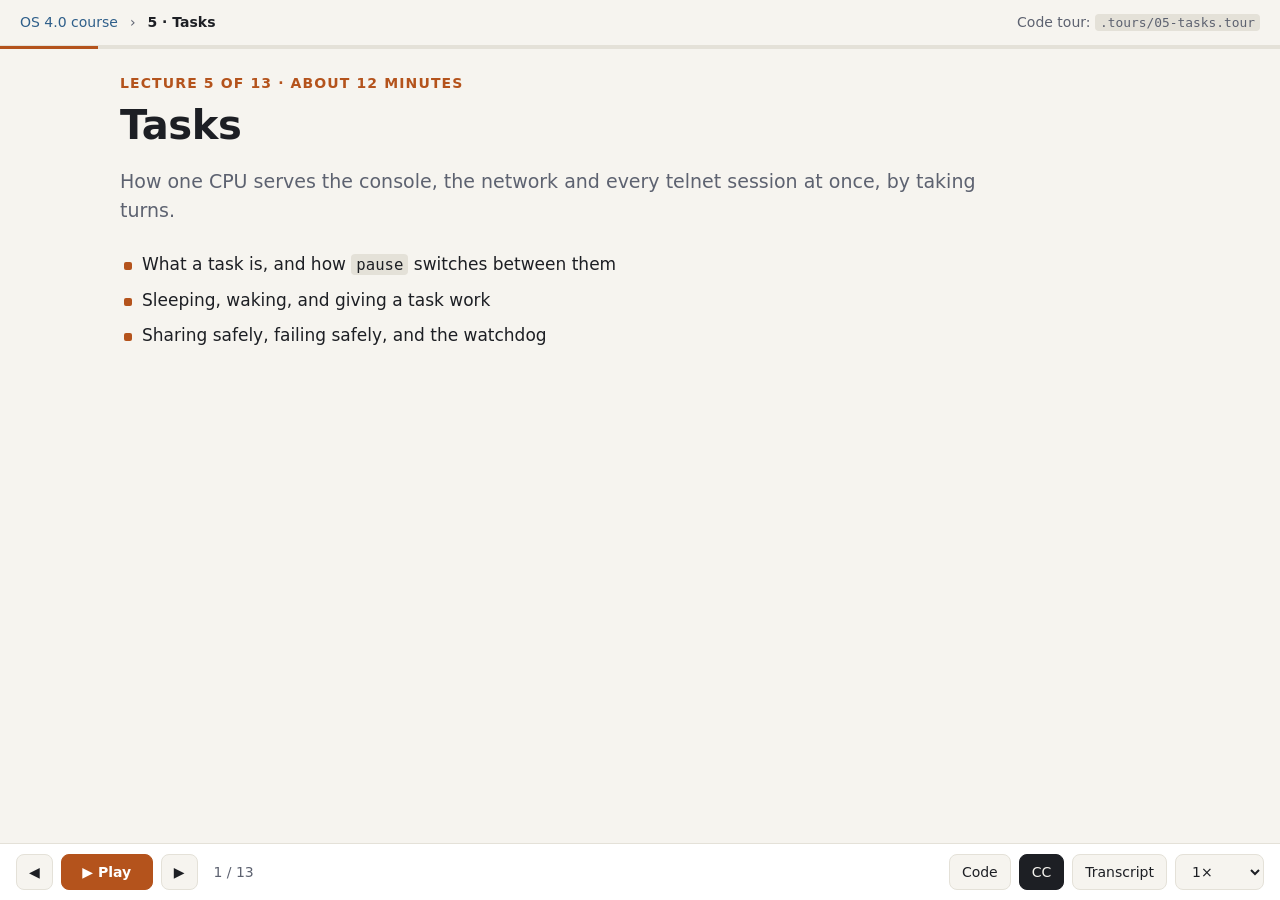
<file: docs/course/05-tasks.html>
<!doctype html>
<html lang="en-GB">
<head>
<meta charset="utf-8">
<meta name="viewport" content="width=device-width, initial-scale=1">
<title>Tasks · OS 4.0 course</title>
<link rel="stylesheet" href="course.css">
</head>
<body data-tour="05-tasks">

<header class="top">
  <a href="index.html">OS 4.0 course</a> <span>›</span> <span class="lecture">5 · Tasks</span>
  <span class="spacer"></span>
  <span class="tour">Code tour: <code>.tours/05-tasks.tour</code></span>
</header>

<main class="stage">

<!-- 1 -->
<section class="slide" data-code="1">
  <div class="kicker">Lecture 5 of 13 · about 12 minutes</div>
  <h1>Tasks</h1>
  <p class="lede">How one CPU serves the console, the network and every telnet session at once, by taking turns.</p>
  <ul class="points" style="margin-top:28px">
    <li data-step="2">What a task is, and how <code>pause</code> switches between them</li>
    <li data-step="2">Sleeping, waking, and giving a task work</li>
    <li data-step="3">Sharing safely, failing safely, and the watchdog</li>
  </ul>
  <div class="talk">
    <p>Welcome to lecture five, on tasks. This is the part of OS 4.0 that lets one processor look after many things at once: the console you type at, the network stack, and every telnet session that connects.</p>
    <p>We'll look at what a task actually is in memory, and at the word <span data-say="pause">pause</span>, which is how the system moves from one task to the next. Then we'll see how a task sleeps, how it's woken, and how it's given work to do.</p>
    <p>Finally, three things that keep the system trustworthy: how tasks share data without trampling on each other, what happens when a task fails, and the watchdog, which catches a task that never gives anyone else a turn. Use the transcript button if you'd rather read along, and the arrow keys to move at your own pace.</p>
  </div>
</section>

<!-- 2 -->
<section class="slide">
  <h2>One CPU, many jobs, taking turns</h2>
  <div class="cols">
    <div class="figure" data-step="1">
      <svg viewBox="0 0 520 230" role="img" aria-label="Four tasks taking turns on one CPU; each turn ends at a pause">
        <text x="10" y="45">console</text>
        <text x="10" y="90">net-task</text>
        <text x="10" y="135">session A</text>
        <text x="10" y="180">session B</text>
        <rect class="box blue" x="110" y="28" width="60" height="26" rx="4"/>
        <rect class="box blue" x="330" y="28" width="40" height="26" rx="4"/>
        <rect class="box green" x="170" y="73" width="30" height="26" rx="4"/>
        <rect class="box green" x="370" y="73" width="35" height="26" rx="4"/>
        <rect class="box accent" x="200" y="118" width="55" height="26" rx="4"/>
        <rect class="box accent" x="405" y="118" width="50" height="26" rx="4"/>
        <rect class="box" x="255" y="163" width="75" height="26" rx="4"/>
        <rect class="box" x="455" y="163" width="50" height="26" rx="4"/>
        <g class="fill-accent">
          <rect x="168" y="24" width="3" height="34"/><rect x="198" y="69" width="3" height="34"/>
          <rect x="253" y="114" width="3" height="34"/><rect x="328" y="159" width="3" height="34"/>
          <rect x="368" y="24" width="3" height="34"/><rect x="403" y="69" width="3" height="34"/>
          <rect x="453" y="114" width="3" height="34"/><rect x="503" y="159" width="3" height="34"/>
        </g>
        <line class="line" x1="110" y1="208" x2="505" y2="208"/>
        <text class="small" x="110" y="225">time →</text>
        <text class="small" x="300" y="225">each orange mark is a pause</text>
      </svg>
    </div>
    <ul class="points">
      <li data-step="2">A task runs until it calls <code>pause</code>, or a word that waits</li>
      <li data-step="3">Between two pauses it is alone: nothing changes under it</li>
      <li data-step="4">The price: a task that never pauses stops everyone</li>
    </ul>
  </div>
  <div class="talk">
    <p>Here's the whole idea in one picture. Time runs from left to right, and there are four tasks: the console, the network task, and two telnet sessions. Only one runs at any moment, and they take turns.</p>
    <p>The orange marks are the important part. A task runs until it calls <span data-say="pause">pause</span>, or calls a word that waits, such as reading a key or waiting for a network packet. Every waiting word calls pause in its loop. This is cooperative multitasking: each task decides when to give way. Nothing ever interrupts a task to run another one.</p>
    <p>That buys something precious. Between two pauses, a task is completely alone. No other task can change a variable under its feet, so most code needs no locking at all. That's why the network stack and the interpreter can be written so simply.</p>
    <p>The price is just as clear. A task that loops forever without pausing would stop the whole machine. We'll come back to how the system protects itself from that at the end of the lecture.</p>
  </div>
</section>

<!-- 3 -->
<section class="slide" data-code="2">
  <h2>A task is a block of memory</h2>
  <div class="cols">
    <div class="figure" data-step="1">
      <svg viewBox="0 0 520 290" role="img" aria-label="A task's memory: user area, data stack, return stack and buffers, about 5.4 kilobytes">
        <rect class="box accent" x="20" y="20" width="200" height="44" rx="4"/>
        <text x="34" y="47">user area</text>
        <rect class="box blue" x="20" y="64" width="200" height="88"/>
        <text x="34" y="113">data stack</text>
        <rect class="box green" x="20" y="152" width="200" height="88"/>
        <text x="34" y="201">return stack</text>
        <rect class="box faint" x="20" y="240" width="200" height="34" rx="4"/>
        <text x="34" y="262">buffers</text>
        <text x="236" y="40">512 bytes: this task's</text>
        <text x="236" y="58" class="small">base, state, handler, search order, terminal…</text>
        <text x="236" y="113">2 KiB (256 cells)</text>
        <text x="236" y="201">2 KiB (256 cells)</text>
        <text x="236" y="256">896 bytes: pad, input line,</text>
        <text x="236" y="272" class="small">strings, number conversion</text>
        <rect class="fill-accent" x="8" y="20" width="4" height="44"/>
        <text x="236" y="80" class="small"><tspan class="mono">x23</tspan> points here while the task runs</text>
      </svg>
    </div>
    <ul class="points">
      <li data-step="2">Its size is the sum of the four parts</li>
      <li data-step="3">A <code>user</code> variable lives in the user area: one copy per task</li>
      <li data-step="4">Memory comes from <code>reserve</code>, never <code>allot</code></li>
    </ul>
  </div>
  <div class="below" data-step="2">
    <pre class="code" data-src="forth/tasks.fs"><span class="c">/user /dstack + /rstack + /buffers +</span> constant <span class="w">/task</span>

: <span class="w">new-task</span>  ( name len -- task )  <span class="c">\ a task, asleep, at the end of the ring</span>
  /task reserve &gt;r                                <span class="c">\ not from the dictionary: see CLAIM</span>
  up@ r@ /user move                               <span class="c">\ start from a copy of this task's</span></pre>
    <div class="src"><a href="../../forth/tasks.fs" data-ref="forth/tasks.fs:new-task">forth/tasks.fs › new-task</a></div>
  </div>
  <div class="talk">
    <p>So what is a task? Just a block of memory, about five and a half kilobytes. At the top is the user area, five hundred and twelve bytes holding everything that belongs to this task alone: its number base, whether it's compiling, its error handler, its search order, and the vectors that say where its terminal is. Then come its own data stack and return stack, two kilobytes each, and some buffers for text and numbers.</p>
    <p>Here's how a task is made. Its size is the sum of those four parts. New-task reserves that much memory, then copies the user area of the task that created it, so a new task starts life with its parent's settings.</p>
    <p>Register <span data-say="x twenty-three">x23</span> always points at the user area of the running task. When you define a variable with the word <span data-say="user">user</span> instead of <span data-say="variable">variable</span>, every task gets its own copy, found through that register. Anything an interpreting task uses must be a user variable, never a global.</p>
    <p>Notice that the memory comes from <span data-say="reserve">reserve</span>, which takes it from the far end of the dictionary space. It never uses <span data-say="allot">allot</span>, because a task can be created while another task is halfway through compiling a definition, and its memory must not land in the middle of that definition.</p>
  </div>
</section>

<!-- 4 -->
<section class="slide" data-code="3">
  <h2>The tasks form a ring</h2>
  <div class="cols">
    <div class="figure" data-step="1">
      <svg viewBox="0 0 520 290" role="img" aria-label="Tasks linked in a ring: console, net-task, sandbox-listener, admin-listener, a worker">
        <defs><marker id="arrow" viewBox="0 0 10 10" refX="8" refY="5" markerWidth="7" markerHeight="7" orient="auto-start-reverse"><path class="fill-accent" d="M0 0 L10 5 L0 10 z"/></marker></defs>
        <circle class="line" cx="260" cy="150" r="120"/>
        <path class="line accent" d="M 304 39 A 120 120 0 0 1 362 86" marker-end="url(#arrow)"/>
        <text x="340" y="48" class="mono">pause</text>
        <rect class="box blue" x="196" y="13" width="128" height="34" rx="6"/><text x="260" y="35" text-anchor="middle">console</text>
        <rect class="box green" x="310" y="96" width="128" height="34" rx="6"/><text x="374" y="118" text-anchor="middle">net-task</text>
        <rect class="box" x="290" y="226" width="140" height="34" rx="6"/><text x="360" y="248" text-anchor="middle">sandbox-listener</text>
        <rect class="box" x="90" y="226" width="140" height="34" rx="6"/><text x="160" y="248" text-anchor="middle">admin-listener</text>
        <rect class="box accent" x="82" y="96" width="128" height="34" rx="6"/><text x="146" y="118" text-anchor="middle">worker</text>
        <text x="260" y="284" class="small" text-anchor="middle">each task's user area holds the link to the next</text>
      </svg>
    </div>
    <ul class="points">
      <li data-step="2"><code>task-link</code>: the next task in the ring</li>
      <li data-step="2">New tasks join just before the console</li>
      <li data-step="3"><code>task-status</code>: 0 ready, 1 not; <code>task-wake</code>: when to wake</li>
      <li data-step="4">Try <code>.tasks</code> on the console to see the ring</li>
    </ul>
  </div>
  <div class="talk">
    <p>All the tasks are linked into a ring. On a freshly booted system you'll find the console, the network task, and the two listeners of the network REPL, plus a worker task for each telnet session that's open.</p>
    <p>The link lives in each task's user area, in a field called task-link. A new task is inserted just before the console, so the ring always starts and ends there. Pause simply walks round this ring, going clockwise in the picture, looking for the next task that can run.</p>
    <p>How does it know which can run? Two more fields. Task-status is zero when the task is ready, and one when it isn't. Task-wake holds the time at which a sleeping task should wake up, or zero if it's waiting for someone else to wake it.</p>
    <p>You can see the ring for yourself. Type <span data-say="dot tasks">.tasks</span> at the console and it lists every task with its state: running, ready, sleeping, or stopped.</p>
  </div>
</section>

<!-- 5 -->
<section class="slide" data-code="4">
  <h2><code>pause</code>: the whole task switch</h2>
  <div class="cols">
    <div>
      <pre class="code" data-src="arch/aarch64/prims.s"><span class="band tint1" data-label="save" data-step="1">  RPUSH  IP
  str    TOS, [DSP, #-8]!
  str    DSP, [UP, #U_SP]
  str    RSP, [UP, #U_RP]
</span><span class="band tint2" data-label="find" data-step="2">  mov    x28, UP          <span class="c">// the search ends back at this task</span>
1: ldr   UP, [UP, #U_LINK]
  ldr    x0, [UP, #U_STATUS]
  cbz    x0, 3f           <span class="c">// ready</span>
  <span class="c">…</span>
2: cmp   UP, x28
  b.ne   1b
  <span class="c">…</span>
  bl     hal_idle
  b      1b
</span><span class="band tint3" data-label="restore" data-step="3">3: ldr   x1, =var_task_ticks
  str    xzr, [x1]
  ldr    DSP, [UP, #U_SP]
  ldr    RSP, [UP, #U_RP]
  ldr    TOS, [DSP], #8
  RPOP   IP
  NEXT
</span></pre>
      <div class="src"><a href="../../arch/aarch64/prims.s" data-ref="arch/aarch64/prims.s:pause">arch/aarch64/prims.s › pause</a></div>
    </div>
    <ul class="points">
      <li data-step="1"><b class="tint1">Save</b>: the place in the code, the top of stack, both stack pointers</li>
      <li data-step="2"><b class="tint2">Find</b>: follow the link to a task that is ready, or whose time has come</li>
      <li data-step="3"><b class="tint3">Restore</b>: its stack pointers, its place in the code, and carry on</li>
      <li data-step="4">Nothing ready? <code>hal_idle</code> waits for the next 10 ms tick</li>
    </ul>
  </div>
  <div class="talk">
    <p>This is pause itself, one of the few words written in assembly, because it runs constantly. It has three steps. First, save. The running task's place in the code, the instruction pointer, goes onto its own return stack, and the cached top of its data stack goes onto its data stack. Then both stack pointers are written into its user area.</p>
    <p>Second, find. The user-area register is replaced by the link to the next task, and its status is checked. If the status is zero, it's ready. If it's asleep with a wake time that has passed, it's made ready. Otherwise, on round the ring.</p>
    <p>Third, restore. Load that task's stack pointers from its user area, pop its saved top of stack and instruction pointer, and run the next word. That task now carries on from exactly where it last paused. Notice how little there is to switch: a Forth task's whole state is its instruction pointer, its two stacks and its user area.</p>
    <p>If the search comes all the way round and nothing can run, the processor waits for an interrupt. The timer ticks every ten milliseconds, so a sleeping task is never more than one tick late, and an idle machine uses almost no power.</p>
  </div>
</section>

<!-- 6 -->
<section class="slide" data-code="5">
  <h2>Sleeping and waking</h2>
  <div class="cols">
    <div class="figure" data-step="1">
      <svg viewBox="0 0 520 240" role="img" aria-label="States: ready, sleeping until a time, stopped until woken">
        <defs><marker id="arrow2" viewBox="0 0 10 10" refX="8" refY="5" markerWidth="7" markerHeight="7" orient="auto-start-reverse"><path class="fill-muted" d="M0 0 L10 5 L0 10 z"/></marker></defs>
        <rect class="box green" x="20" y="96" width="130" height="46" rx="8"/><text x="85" y="124" text-anchor="middle">ready</text>
        <rect class="box blue" x="350" y="16" width="150" height="46" rx="8"/><text x="425" y="44" text-anchor="middle">sleeping</text>
        <rect class="box accent" x="350" y="178" width="150" height="46" rx="8"/><text x="425" y="206" text-anchor="middle">stopped</text>
        <path class="line" d="M 150 106 L 346 34" marker-end="url(#arrow2)"/>
        <text x="200" y="52" class="mono">n ms</text>
        <path class="line" d="M 350 54 L 154 122" marker-end="url(#arrow2)"/>
        <text x="236" y="112" class="small">its time comes</text>
        <path class="line" d="M 150 132 L 346 196" marker-end="url(#arrow2)"/>
        <text x="210" y="190" class="mono">stop</text>
        <path class="line" d="M 350 214 L 154 146" marker-end="url(#arrow2)"/>
        <text x="236" y="146" class="small">another task: </text><text x="236" y="160" class="mono">wake</text>
      </svg>
    </div>
    <ul class="points">
      <li data-step="1"><b>ready</b>: runs on its next turn</li>
      <li data-step="1"><b>sleeping</b>: until a time</li>
      <li data-step="1"><b>stopped</b>: until another task wakes it</li>
      <li data-step="3">A listener <code>stop</code>s in <code>accept-connection</code>; the network task <code>wake</code>s it when a client arrives</li>
    </ul>
  </div>
  <div class="below" data-step="2">
    <pre class="code" data-src="forth/tasks.fs">: <span class="w">stop</span>   ( -- )  1 task-status !  0 task-wake !  pause ;   <span class="c">\ until another task wakes this one</span>
: <span class="w">wake</span>   ( task -- )  0 swap task-status field! ;
: <span class="w">stop-until</span>  ( u -- )  task-wake !  1 task-status !  pause ;  <span class="c">\ until woken or counter value u</span>
: <span class="w">ms</span>     ( n -- )  deadline  begin dup stop-until  dup counter - 0&gt; 0= until drop ;</pre>
    <div class="src"><a href="../../forth/tasks.fs" data-ref="forth/tasks.fs:ms">forth/tasks.fs › ms</a></div>
  </div>
  <div class="talk">
    <p>A task is in one of three states. Ready means it will run on its next turn. Sleeping means it's waiting for a time. Stopped means it's waiting for another task to wake it.</p>
    <p>All three words are tiny Forth definitions. Stop-until stores a wake time, marks the task not ready, and pauses. Pause will make it ready again once the counter passes that value, or sooner, if another task wakes it. So <span data-say="em ess">ms</span> works out the counter value some milliseconds from now, and sleeps until then, again and again until the time has really come. It used to sleep only once, and any wake cut it short: a client typing during the pause between password tries skipped the pause. Stop marks the task not ready with no wake time at all, so only another task can bring it back. And wake just sets another task's status to zero, through the field-store word, which reaches into that task's user area.</p>
    <p>Here's a real example. A listener waiting for a telnet connection is stopped inside accept-connection, costing nothing. When a connection arrives, the network task queues it and wakes the listener, which runs on its next turn.</p>
  </div>
</section>

<!-- 7 -->
<section class="slide" data-code="6">
  <h2>Giving a task work</h2>
  <div data-step="1">
    <pre class="code" data-src="forth/tasks.fs">: <span class="w">retire</span>  ( -- )  <span class="c">\ give up what this task holds and sleep for good</span>
  unclaim  release-all  unpin-all  0 state !
  pooled @ if  free-tasks @ next-free !  up@ free-tasks !  then   <span class="c">\ back to the pool</span>
  begin stop again ;
: <span class="w">run-task</span>  ( i*x xt -- )  <span class="c">\ a task's whole life: run xt, report how it ended, sleep</span>
  catch ?dup if  ['] report catch if drop then  then   <span class="c">\ its terminal may be gone</span>
  retire ;</pre>
    <div class="src"><a href="../../forth/tasks.fs" data-ref="forth/tasks.fs:run-task">forth/tasks.fs › run-task</a></div>
  </div>
  <div class="cols below">
    <div class="figure" data-step="2">
      <svg viewBox="0 0 410 200" role="img" aria-label="A started task's stacks are laid out as if it had paused: xt on the data stack, the address of run-task on the return stack">
        <text x="20" y="24" class="small">data stack</text>
        <rect class="box blue" x="20" y="34" width="150" height="36" rx="4"/><text x="95" y="57" text-anchor="middle" class="mono">xt</text>
        <rect class="box faint" x="20" y="70" width="150" height="36" rx="4"/><text x="95" y="93" text-anchor="middle" class="mono">x (start-with)</text>
        <text x="220" y="24" class="small">return stack</text>
        <rect class="box green" x="220" y="34" width="160" height="36" rx="4"/><text x="300" y="57" text-anchor="middle" class="mono">task-thread</text>
        <path class="line accent" d="M 300 72 L 300 140"/>
        <rect class="box accent" x="200" y="140" width="200" height="40" rx="6"/><text x="300" y="165" text-anchor="middle" class="mono">run-task</text>
        <text x="20" y="160" class="small">the first pause into the task</text>
        <text x="20" y="176" class="small">"resumes" at run-task</text>
      </svg>
    </div>
    <ul class="points">
      <li data-step="2">A new task is simply a task that hasn't run yet</li>
      <li data-step="3"><code>' word task start</code></li>
      <li data-step="3"><code>x ' word task start-with</code></li>
    </ul>
  </div>
  <div class="talk">
    <p>Every task spends its whole life in this one word, run-task. It runs the work it was given under catch. If the work throws an error, it reports it, carefully, because a session's terminal may already be gone. Then it retires: it gives up the dictionary and any semaphore it still holds, returns itself to the pool if it came from one, and stops for good. Retire is also where a worker goes if an error escapes every catch, so it never ends up running a REPL of its own.</p>
    <p>The neat part is how a task gets into run-task in the first place. Start doesn't call anything. It lays out the new task's stacks exactly as if the task had paused: the work's execution token on the data stack, and on the return stack the address of a cell that holds run-task. The next time pause comes round to that task, it restores those stacks and carries on, and carrying on means running run-task. There's no special first-run path at all: a new task is simply a task that hasn't run yet.</p>
    <p>To use it, give start an execution token and a task. Start-with also passes one value, such as the connection a session should serve.</p>
  </div>
</section>

<!-- 8 -->
<section class="slide" data-code="8">
  <h2>The pool: a task per client, within limits</h2>
  <div class="cols">
    <div class="figure" data-step="1">
      <svg viewBox="0 0 520 220" role="img" aria-label="spawn takes a free worker, or makes one up to 64, or throws -275">
        <defs><marker id="arrow3" viewBox="0 0 10 10" refX="8" refY="5" markerWidth="7" markerHeight="7" orient="auto-start-reverse"><path class="fill-muted" d="M0 0 L10 5 L0 10 z"/></marker></defs>
        <rect class="box blue" x="10" y="88" width="120" height="44" rx="8"/><text x="70" y="115" text-anchor="middle" class="mono">spawn</text>
        <path class="line" d="M 130 100 L 196 44" marker-end="url(#arrow3)"/>
        <path class="line" d="M 130 110 L 196 110" marker-end="url(#arrow3)"/>
        <path class="line" d="M 130 120 L 196 176" marker-end="url(#arrow3)"/>
        <rect class="box green" x="200" y="22" width="300" height="44" rx="8"/><text x="214" y="49">a free worker from the pool</text>
        <rect class="box" x="200" y="88" width="300" height="44" rx="8"/><text x="214" y="115">a new worker, while fewer than 64</text>
        <rect class="box accent" x="200" y="154" width="300" height="44" rx="8"/><text x="214" y="181" class="mono">-275 throw: turn the client away</text>
      </svg>
    </div>
    <div>
      <pre class="code" data-src="forth/tasks.fs" data-step="2">: <span class="w">spawn</span>  ( x xt -- task )  <span class="c">\ run xt with x in a pooled task</span>
  free-tasks @ ?dup if
    dup next-free &gt;user @ free-tasks !
  else
    workers @ max-workers @ &lt; 0= if -275 throw then
    s" worker" new-task  true over pooled field!  1 workers +!
  then
  dup &gt;r start-with r&gt; ;</pre>
      <div class="src"><a href="../../forth/tasks.fs" data-ref="forth/tasks.fs:spawn">forth/tasks.fs › spawn</a></div>
    </div>
  </div>
  <div class="talk">
    <p>Servers want one task per client, so each session has its own stacks and its own terminal. Making a new task every time would slowly eat memory, so there's a pool.</p>
    <p>Spawn first looks for a worker that has finished its previous job. Remember that run-task puts a pooled task back on the free list when its work ends. If there isn't one, spawn makes a new worker, but only while there are fewer than sixty-four. Beyond that it throws <span data-say="minus two seven five">-275</span>, no free task.</p>
    <p>That limit matters. A flood of connections can't exhaust memory; at worst, new clients are turned away. Which means anything that spawns must be ready for that throw. The REPL's listener catches it and drops just that connection, rather than dying itself.</p>
  </div>
</section>

<!-- 9 -->
<section class="slide" data-code="9">
  <h2>Sharing across a pause: semaphores</h2>
  <div class="cols">
    <div>
      <pre class="code" data-src="forth/core.fs" data-step="1">: <span class="w">get</span>  ( sem -- )
  dup @ up@ = if  cell+ 1 swap +!  exit  then
  begin dup @ while pause repeat
  up@ over !  cell+ 1 swap ! ;</pre>
      <pre class="code" data-src="forth/core.fs" style="margin-top:12px" data-step="2">: <span class="w">locked</span>  ( i*x xt sem -- j*x )  dup &gt;r get  catch  r&gt; release  throw ;</pre>
      <div class="src"><a href="../../forth/core.fs" data-ref="forth/core.fs:locked">forth/core.fs › locked</a></div>
    </div>
    <ul class="points">
      <li data-step="1">The rule: anything shared that is used <b>across</b> a pause needs a lock</li>
      <li data-step="2"><code>['] (word) some-lock locked</code> releases even on errors</li>
      <li data-step="3">The locks in the base: <code>blocks-lock</code>, <code>tx-lock</code>, <code>files-lock</code>, and <code>claim</code> for the dictionary</li>
    </ul>
  </div>
  <div class="talk">
    <p>Earlier I said that between two pauses a task is alone, so it needs no locks. The flip side is the rule on this slide: if a task uses something shared across a pause, it does need one. Reading a disk block is the classic case. The task asks the device for the block, then pauses while it waits, and another task must not grab that buffer in the meantime.</p>
    <p>A semaphore here is two cells: which task holds it, and how many times. Get waits, pausing politely, until nobody holds it, then takes it. If the task already holds it, get just counts up, so a word that holds a lock can call another word that takes the same lock. Locked is the way to use one: it runs a word holding the semaphore, and releases it however that word ends, even if it throws an error.</p>
    <p>There's one gap locked can't close. If the watchdog stops a task inside get, after it has taken the semaphore but before locked's catch is in place, nothing would ever release it. So every semaphore is on a chain, and whatever ends a task's work also runs release-all, which frees each one that task still holds. The proofs check that it frees exactly those, and touches nothing else.</p>
    <p>The base has a few of these. Blocks-lock guards the block buffers, tx-lock the network's send buffer, and files-lock the app disk. And the dictionary itself is claimed by whichever task is compiling, so two telnet sessions can't build definitions into each other.</p>
  </div>
</section>

<!-- 10 -->
<section class="slide" data-code="10">
  <h2>When a task fails, it costs one item</h2>
  <div class="cols even">
    <div>
      <pre class="code" data-src="forth/tasks.fs" data-step="1">: <span class="w">restarting</span>  ( xt -- )  <span class="c">\ run xt for ever</span>
  begin
    dup catch ?dup if  ['] report catch if drop then  unclaim release-all unpin-all  then
    1 restarts +!  1000 ms
  again ;</pre>
      <div class="src"><a href="../../forth/tasks.fs" data-ref="forth/tasks.fs:restarting">forth/tasks.fs › restarting</a></div>
    </div>
    <div>
      <pre class="code" data-src="forth/net/net.fs" data-step="2">: <span class="w">net-loop</span>  ( -- )
  begin
    ['] tcp-timers catch if  1 net-errors +!  then
    rx-frame net-poll ?dup if
      ['] frame-in catch if  drop 1 net-errors +!  then  pause
    else  10 ms  then
  again ;</pre>
      <div class="src"><a href="../../forth/net/net.fs" data-ref="forth/net/net.fs:net-loop">forth/net/net.fs › net-loop</a></div>
    </div>
  </div>
  <div class="callout" data-step="3">Two layers: <b>catch per item</b> inside the loop, and <b>restarting</b> around the loop.</div>
  <div class="talk">
    <p>Errors in Forth are thrown and caught, and tasks use that in two layers.</p>
    <p>The outer layer is restarting. System tasks, like the network task and the REPL listeners, don't run their loop directly. They run it under restarting, which catches whatever ended the loop, reports it, lets go of the dictionary and any semaphore the loop still held, waits a second so a persistent fault can't spin, and starts the loop again. A service can stumble, but it can't stop for good.</p>
    <p>The inner layer is inside the loop itself. Here's the network task's loop. Every received frame is handled under its own catch, and so are the TCP timers. A malformed packet that trips an error costs exactly one packet, counted in net-errors, and the next frame is handled as normal. The same pattern runs through the base: catch per item, a frame or a connection, so one fault costs one item.</p>
  </div>
</section>

<!-- 11 -->
<section class="slide" data-code="12">
  <h2>The watchdog</h2>
  <div class="figure" data-step="1">
    <svg viewBox="0 0 900 170" role="img" aria-label="Timer ticks every 10 ms add to a count that pause resets; at 500 ticks the task is stopped with -262">
      <text x="10" y="30" class="small">timer ticks, every 10 ms</text>
      <g class="fill-muted">
        <rect x="20" y="44" width="2" height="18"/><rect x="50" y="44" width="2" height="18"/><rect x="80" y="44" width="2" height="18"/><rect x="110" y="44" width="2" height="18"/>
        <rect x="140" y="44" width="2" height="18"/><rect x="170" y="44" width="2" height="18"/><rect x="200" y="44" width="2" height="18"/><rect x="230" y="44" width="2" height="18"/>
        <rect x="260" y="44" width="2" height="18"/><rect x="290" y="44" width="2" height="18"/><rect x="320" y="44" width="2" height="18"/><rect x="350" y="44" width="2" height="18"/>
        <rect x="380" y="44" width="2" height="18"/><rect x="410" y="44" width="2" height="18"/><rect x="440" y="44" width="2" height="18"/><rect x="470" y="44" width="2" height="18"/>
        <rect x="500" y="44" width="2" height="18"/><rect x="530" y="44" width="2" height="18"/><rect x="560" y="44" width="2" height="18"/><rect x="590" y="44" width="2" height="18"/>
      </g>
      <text x="17" y="86" class="mono">1</text><text x="47" y="86" class="mono">2</text><text x="77" y="86" class="mono">3</text>
      <rect class="fill-accent" x="93" y="40" width="4" height="56"/><text x="70" y="114" class="mono">pause</text>
      <text x="107" y="86" class="mono">1</text><text x="137" y="86" class="mono">2</text>
      <rect class="fill-accent" x="153" y="40" width="4" height="56"/><text x="130" y="114" class="mono">pause</text>
      <text x="167" y="86" class="mono">1</text><text x="197" y="86" class="mono">2</text><text x="227" y="86" class="mono">3</text><text x="257" y="86" class="mono">4</text>
      <text x="300" y="86" class="mono">…</text>
      <text x="580" y="86" class="mono">500</text>
      <rect class="box accent" x="640" y="40" width="250" height="56" rx="8"/>
      <text x="654" y="64" class="mono">-262 throw</text>
      <text x="654" y="84" class="small">in the task that would not pause</text>
      <text x="170" y="150" class="small">a task that never pauses: the count climbs until the watchdog stops it (5 s by default)</text>
    </svg>
  </div>
  <div class="cols even below">
    <ul class="points">
      <li data-step="2">Counts <b>ticks</b> the task has had, not clock time</li>
      <li data-step="3">The error lands in that task alone: the console, a session, a worker</li>
    </ul>
  </div>
  <div class="below" data-step="2">
    <pre class="code" data-src="forth/tasks.fs">: <span class="w">watchdog</span>  ( ms -- )  dup if 10 / 1 max then  watchdog-limit ! ;   <span class="c">\ in 10 ms ticks; 0 turns it off</span>
5000 watchdog</pre>
    <div class="src"><a href="../../forth/tasks.fs" data-ref="forth/tasks.fs:watchdog">forth/tasks.fs › watchdog</a></div>
  </div>
  <div class="talk">
    <p>Now the safety net for cooperative multitasking. The timer interrupts every ten milliseconds, and each tick adds one to a count for the running task. Every time a task pauses, the count goes back to zero; you saw that in pause's restore step.</p>
    <p>A task that never pauses lets the count climb, and when it reaches the limit, five hundred ticks or five seconds by default, the timer handler makes that task throw <span data-say="minus two six two">-262</span>. It's an ordinary error, so it's caught like any other: by the REPL if it was the console, by run-task if it was a worker. The rest of the system never notices. And whenever a throw is caught, the count starts again from zero, so the catcher always has time to clean up.</p>
    <p>Why count ticks rather than measure the time? Under emulation the host sometimes stalls the whole virtual machine. With a clock, the stall would be blamed on whichever task happened to be running, perhaps in the middle of holding a lock. Ticks that never arrived are simply never counted.</p>
  </div>
</section>

<!-- 12 -->
<section class="slide" data-code="13">
  <h2>Try it on the console</h2>
  <pre class="code" data-step="1"><span class="c">\ a task of your own, asleep until started</span>
task clock
: tick-tock  ( -- )  5 0 do  ." tick "  1000 ms  loop ;
' tick-tock clock start            <span class="c">\ ticks while you keep typing</span>
.tasks                             <span class="c">\ console running, clock sleeping, …</span></pre>
  <pre class="code" style="margin-top:14px" data-step="2"><span class="c">\ a word that never pauses</span>
: spin  ( -- )  begin again ;
spin                               <span class="c">\ five seconds later: stopped by the watchdog</span></pre>
  <p class="lede" style="margin-top:16px">Boot with <code>docker run --rm -it os4</code>.</p>
  <div class="talk">
    <p>Time to try it. Boot the OS and make a task called clock. Define a word that prints tick five times, sleeping a second between each, and start it in the clock task. You can keep typing at the console while it ticks, because every time the clock sleeps, the console gets its turn. Type <span data-say="dot tasks">.tasks</span> while it runs and you'll see it sleeping.</p>
    <p>Then define spin, a loop with no pause in it, and run it. The console goes quiet for five seconds, then the watchdog stops it, the REPL reports the error, and you're back at the prompt. Everything else carried on underneath.</p>
  </div>
</section>

<!-- 13 -->
<section class="slide">
  <h2>Questions to think about…</h2>
  <ol class="questions">
    <li>A word reads a block, changes a byte, then calls <code>ms</code> before <code>update</code>. What can go wrong, and what would you change?</li>
    <li>Why does <code>start</code> set up a task's stacks rather than call <code>run-task</code>? What would a separate "first run" path cost?</li>
    <li>The watchdog counts ticks. Can you think of a way a task could still hold up the others without ever being stopped?</li>
  </ol>
  <p class="lede" style="margin-top:18px">Next: read the code with the tour <code>.tours/05-tasks.tour</code> in VS Code. On any slide, the <b>Code</b> button (or <b>v</b>) opens the matching step of the tour.</p>
  <div class="talk">
    <p>That's tasks. To recap: a task is a block of memory in a ring; pause saves one task and restores the next; tasks sleep, stop and wake through two fields in their user area; and catch, restarting and the watchdog keep one bad task from harming the rest.</p>
    <p>Here are three questions to think about before the coaching session. There's no need to answer them now. The first is about locks and pauses, the second about how start works, and the third asks you to find a gap in the watchdog. Then, if you'd like to see the real code in your editor, open the code tour for this lecture.</p>
  </div>
</section>

</main>

<script src="course.js"></script>
</body>
</html>
</file>
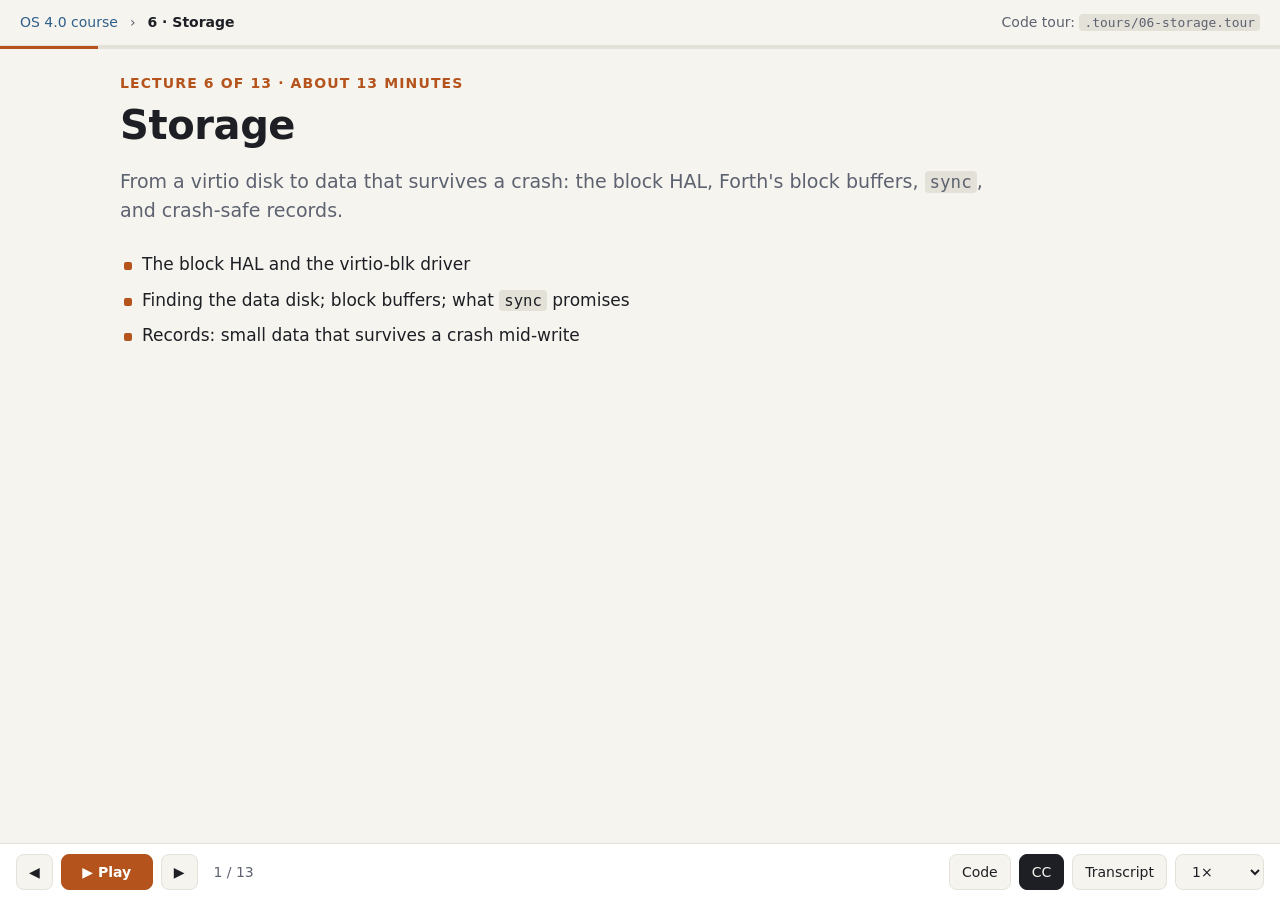
<file: docs/course/06-storage.html>
<!doctype html>
<html lang="en-GB">
<head>
<meta charset="utf-8">
<meta name="viewport" content="width=device-width, initial-scale=1">
<title>Storage · OS 4.0 course</title>
<link rel="stylesheet" href="course.css">
</head>
<body data-tour="06-storage">

<header class="top">
  <a href="index.html">OS 4.0 course</a> <span>›</span> <span class="lecture">6 · Storage</span>
  <span class="spacer"></span>
  <span class="tour">Code tour: <code>.tours/06-storage.tour</code></span>
</header>

<main class="stage">

<!-- 1 -->
<section class="slide" data-code="1">
  <div class="kicker">Lecture 6 of 13 · about 13 minutes</div>
  <h1>Storage</h1>
  <p class="lede">From a virtio disk to data that survives a crash: the block HAL, Forth's block buffers, <code>sync</code>, and crash-safe records.</p>
  <ul class="points" style="margin-top:28px">
    <li data-step="2">The block HAL and the virtio-blk driver</li>
    <li data-step="2">Finding the data disk; block buffers; what <code>sync</code> promises</li>
    <li data-step="3">Records: small data that survives a crash mid-write</li>
  </ul>
  <div class="talk">
    <p>This lecture is about storage: how OS 4.0 keeps data on disk, and how it makes sure that data survives a crash.</p>
    <p>We'll start at the bottom, with the block HAL, the handful of words every disk driver provides, and the virtio driver that implements them on QEMU. Then the layer every Forth system has: blocks of one kilobyte, cached in buffers, and the word sync, which is the line between a change you hope is saved and one that is.</p>
    <p>Last, records: small pieces of binary data, like the admin password's hash, written so that a power cut in the middle of a write can never leave them half-written.</p>
  </div>
</section>

<!-- 2 -->
<section class="slide" data-code="2">
  <h2>Three layers</h2>
  <div class="figure" data-step="1">
    <svg viewBox="0 0 900 250" role="img" aria-label="records.fs on blocks.fs on the block HAL, which is virtio-blk.fs or linux-blk.fs; files.fs reads the app disk through the same HAL">
      <rect class="box accent" x="20" y="20" width="420" height="52" rx="8"/><text x="40" y="52" class="mono">records.fs</text><text x="190" y="52" class="small">record! record@: survive a crash</text>
      <rect class="box green" x="20" y="84" width="420" height="52" rx="8"/><text x="40" y="116" class="mono">blocks.fs</text><text x="190" y="116" class="small">block update sync: 8 buffers, the data disk</text>
      <rect class="box faint" x="470" y="84" width="410" height="52" rx="8"/><text x="490" y="116" class="mono">files.fs</text><text x="600" y="116" class="small">read only: the app disk (lecture 10)</text>
      <rect class="box blue" x="20" y="148" width="860" height="52" rx="8"/><text x="40" y="180" class="small">the block HAL:</text><text x="150" y="180" class="mono">#disks blk-count blk-read blk-write blk-flush</text>
      <text x="40" y="232" class="mono">hal/virtio-blk.fs</text><text x="250" y="232" class="small">bare metal</text>
      <text x="470" y="232" class="mono">hal/linux-blk.fs</text><text x="680" y="232" class="small">hosted: image files</text>
    </svg>
  </div>
  <ul class="points below">
    <li data-step="2">Everything above the HAL is the same on every platform</li>
    <li data-step="3">Only <code>blocks.fs</code> writes, and only to the data disk</li>
  </ul>
  <div class="talk">
    <p>Storage comes in three layers. At the bottom is the block HAL: five words that every disk driver provides. On bare metal they're implemented by the virtio block driver; on the hosted build, by reading and writing image files through Linux.</p>
    <p>On top of the HAL sits blocks dot fs, Forth's traditional block system, with eight buffers and the words block, update and sync. And on top of that, records dot fs, which builds crash-safe records out of pairs of blocks.</p>
    <p>Off to the side, the file system for the app disk uses the same HAL, but only to read. That's lecture ten.</p>
    <p>Two things follow from this shape. Everything above the HAL runs unchanged on every platform. And only one file, blocks dot fs, ever writes to a disk, and only to the data disk, which makes the hard rule about never writing the other disks easy to check.</p>
  </div>
</section>

<!-- 3 -->
<section class="slide" data-code="3">
  <h2>The block HAL</h2>
  <pre class="code" data-src="hal/virtio-blk.fs" data-step="1"><span class="c">\   #disks     ( -- n )             disks found</span>
<span class="c">\   blk-count  ( disk -- u )        size in 1 KiB blocks; 0 if there is no such disk</span>
<span class="c">\   blk-read   ( addr u disk -- )   block u into the 1 KiB at addr</span>
<span class="c">\   blk-write  ( addr u disk -- )   the 1 KiB at addr to block u</span>
<span class="c">\   blk-flush  ( disk -- )          make completed writes durable</span></pre>
  <div class="src"><a href="../../hal/virtio-blk.fs" data-ref="hal/virtio-blk.fs:blk-read">hal/virtio-blk.fs</a></div>
  <ul class="points below">
    <li data-step="2">Disks are numbered in the order found, but never chosen by number</li>
    <li data-step="3">Errors throw: -33 read, -34 write, -263 a device that stops answering</li>
    <li data-step="4">A write is not durable until <code>blk-flush</code> returns</li>
  </ul>
  <div class="talk">
    <p>Here's the whole contract, from the top of the virtio driver. Number of disks. The size of a disk in one-kilobyte blocks. Read a block into memory. Write a block from memory. And flush.</p>
    <p>Disks are numbered from zero in the order the driver finds them, but nothing above the HAL picks a disk by its number. That's coming up shortly.</p>
    <p>Errors are thrown, never printed: <span data-say="minus thirty-three">-33</span> for a read that failed, <span data-say="minus thirty-four">-34</span> for a write, and <span data-say="minus two six three">-263</span> for a device that doesn't answer in time.</p>
    <p>And the most important line is the last. A write that has completed may still be sitting in a cache, in the device, or in the host's memory under QEMU. Only after flush returns is it durable.</p>
  </div>
</section>

<!-- 4 -->
<section class="slide" data-code="4">
  <h2>Talking to a virtio device</h2>
  <div class="cols">
    <div class="figure" data-step="1">
      <svg viewBox="0 0 500 270" role="img" aria-label="A request is a chain of three descriptors: header, data, status. The driver offers it in the available ring; the device returns it in the used ring">
        <defs><marker id="s1" viewBox="0 0 10 10" refX="8" refY="5" markerWidth="7" markerHeight="7" orient="auto-start-reverse"><path class="fill-muted" d="M0 0 L10 5 L0 10 z"/></marker></defs>
        <text x="20" y="22" class="small">a request: three descriptors, chained</text>
        <rect class="box blue" x="20" y="32" width="140" height="44" rx="4"/><text x="90" y="52" text-anchor="middle">header</text><text x="90" y="68" text-anchor="middle" class="small">read or write, block</text>
        <rect class="box green" x="180" y="32" width="140" height="44" rx="4"/><text x="250" y="52" text-anchor="middle">data</text><text x="250" y="68" text-anchor="middle" class="small">1 KiB</text>
        <rect class="box accent" x="340" y="32" width="140" height="44" rx="4"/><text x="410" y="52" text-anchor="middle">status</text><text x="410" y="68" text-anchor="middle" class="small">the device writes it</text>
        <path class="line" d="M 160 54 L 176 54" marker-end="url(#s1)"/><path class="line" d="M 320 54 L 336 54" marker-end="url(#s1)"/>
        <rect class="box" x="20" y="130" width="200" height="50" rx="6"/><text x="120" y="152" text-anchor="middle">available ring</text><text x="120" y="170" text-anchor="middle" class="small">driver → device</text>
        <rect class="box" x="280" y="130" width="200" height="50" rx="6"/><text x="380" y="152" text-anchor="middle">used ring</text><text x="380" y="170" text-anchor="middle" class="small">device → driver</text>
        <path class="line" d="M 220 155 L 276 155" marker-end="url(#s1)"/>
        <text x="20" y="220" class="small">1. write the chain's head in the available ring</text>
        <text x="20" y="240" class="small">2. advance its index   3. ring the doorbell</text>
        <text x="20" y="260" class="small">4. wait for the used ring's index to move</text>
      </svg>
    </div>
    <ul class="points">
      <li data-step="1">Shared memory: descriptors, and two rings</li>
      <li data-step="2"><code>dmb</code>: the ring entry before the index</li>
      <li data-step="2"><code>dsb</code>: all of it before the doorbell</li>
      <li data-step="3">Barriers are named Forth words, never inline</li>
    </ul>
  </div>
  <div class="below" data-step="2">
    <pre class="code" data-src="hal/virtio.fs">: <span class="w">vq-submit</span>  ( head vq base n -- )
  2swap  dup vq-avail 2 + w@ &gt;r                    ( base n head vq )
  r@ over vq-size 1- and 2* 4 + over vq-avail + rot swap w!
  dmb                                              <span class="c">\ the ring entry, then the index</span>
  r&gt; 1+ swap vq-avail 2 + w!
  dsb                                              <span class="c">\ all of it, then the doorbell</span>
  swap vm-queue-notify vm! ;</pre>
    <div class="src"><a href="../../hal/virtio.fs" data-ref="hal/virtio.fs:vq-submit">hal/virtio.fs › vq-submit</a></div>
  </div>
  <div class="talk">
    <p>Virtio is the standard way virtual machines talk to virtual devices, and its heart is the virtqueue: memory shared between the driver and the device.</p>
    <p>A disk request is a chain of three descriptors. A header saying read or write, and which block. The data buffer. And a status byte that the device fills in. To submit it, the driver writes the chain's first descriptor into the available ring, advances the ring's index, and writes to a doorbell register. When the device has finished, it puts the chain in the used ring and advances that index.</p>
    <p>Here's submit in Forth. Look at the two barrier words, <span data-say="D M B">dmb</span> and <span data-say="D S B">dsb</span>. The device must never see the new index before the ring entry it covers, and it mustn't hear the doorbell before both are in memory. The processor is allowed to reorder memory writes, so the barriers forbid it at exactly those two points. They're named Forth words, never inline assembly, so every ordering decision is visible in the source.</p>
  </div>
</section>

<!-- 5 -->
<section class="slide" data-code="5">
  <h2>Waiting without stopping the world</h2>
  <pre class="code" data-src="hal/virtio.fs" data-step="1">: <span class="w">vq-wait-len</span>  ( vq -- len )  <span class="c">\ and the length the device wrote</span>
  device-timeout deadline &gt;r
  begin dup vq-used? 0= while  r@ expired? if  r&gt; 2drop -263 throw  then  pause  repeat
  r&gt; drop  vq-take nip ;</pre>
  <div class="src"><a href="../../hal/virtio.fs" data-ref="hal/virtio.fs:vq-wait-len">hal/virtio.fs › vq-wait-len</a></div>
  <ul class="points below">
    <li data-step="2">Polled, not interrupt-driven: check, then <code>pause</code></li>
    <li data-step="3">Other tasks run while the disk works</li>
    <li data-step="4">Five seconds without an answer: -263, not a hang</li>
  </ul>
  <div class="talk">
    <p>Once a request is submitted, the driver waits for the used ring to move. There are no interrupts for devices in OS 4.0, so it polls: check, and if nothing has happened, pause, letting every other task run, then check again on its next turn.</p>
    <p>That's why a slow disk doesn't freeze the system. The task that's waiting for the disk simply keeps giving way, and the console, the network and every session carry on.</p>
    <p>There's also a deadline. If a device doesn't answer within five seconds, the wait throws <span data-say="minus two six three">-263</span> rather than hanging for ever. A broken device costs one operation, not the machine.</p>
  </div>
</section>

<!-- 6 -->
<section class="slide" data-code="6">
  <h2>Which disk is the data disk?</h2>
  <pre class="code" data-src="forth/blocks.fs" data-step="1">: <span class="w">header?</span>  ( -- flag )  disk-header 8 s" OS40DISK" compare 0=  disk-header 8 + @ disk-version = and ;
: <span class="w">boot-signature?</span>  ( -- flag )  disk-header 510 + c@ $55 =  disk-header 511 + c@ $aa = and ;
: <span class="w">find-data-disk</span>  ( -- )  <span class="c">\ into DATA-DISK, its block 0 into DISK-HEADER</span>
  #disks 0 ?do  disk-header 0 i blk-read  header? if i data-disk ! unloop exit then  loop
  #disks 0 ?do  disk-header 0 i blk-read  boot-signature? 0= if i data-disk ! unloop exit then  loop
  -257 throw ;</pre>
  <div class="src"><a href="../../forth/blocks.fs" data-ref="forth/blocks.fs:find-data-disk">forth/blocks.fs › find-data-disk</a></div>
  <ul class="points below">
    <li data-step="2">First choice: a disk whose block 0 holds the <code>OS40DISK</code> header</li>
    <li data-step="3">Else: a disk that is not a FAT volume. Without a header it is read only</li>
    <li data-step="4"><code>tools/blocks.py format</code> writes the header: magic, version, volume ID, size</li>
  </ul>
  <div class="talk">
    <p>Several disks are attached, so which is the data disk? The answer is never its number. Cloud machines don't promise which order disks appear in, and a mistake here would mean writing over the wrong disk.</p>
    <p>So the system looks at what's on each disk. First choice: the first disk whose block zero starts with the magic text <span data-say="O S forty disk">OS40DISK</span> and the right format version. That header is written by the formatting tool, along with a volume ID and the disk's size.</p>
    <p>If no disk has a header, the fallback is the first disk whose block zero doesn't end in a boot signature, the two bytes that every FAT volume, including the boot disk and the app disk, has there. A disk found that way has no valid header, so it's treated as read-only. Nothing is ever written to a disk the system can't positively identify as its own.</p>
  </div>
</section>

<!-- 7 -->
<section class="slide" data-code="7">
  <h2>Block buffers</h2>
  <div class="cols">
    <div class="figure" data-step="1">
      <svg viewBox="0 0 470 260" role="img" aria-label="Eight buffers; each knows its block, whether it is dirty and how many loads pin it; the victim is chosen round robin">
        <g>
          <rect class="box green" x="20" y="20" width="96" height="60" rx="4"/><text x="68" y="46" text-anchor="middle" class="mono">17</text><text x="68" y="66" text-anchor="middle" class="small">clean</text>
          <rect class="box accent" x="126" y="20" width="96" height="60" rx="4"/><text x="174" y="46" text-anchor="middle" class="mono">998</text><text x="174" y="66" text-anchor="middle" class="small">dirty</text>
          <rect class="box blue" x="232" y="20" width="96" height="60" rx="4"/><text x="280" y="46" text-anchor="middle" class="mono">20</text><text x="280" y="66" text-anchor="middle" class="small">pinned</text>
          <rect class="box faint" x="338" y="20" width="96" height="60" rx="4"/><text x="386" y="54" text-anchor="middle" class="small">empty</text>
          <rect class="box faint" x="20" y="90" width="96" height="60" rx="4"/><text x="68" y="124" text-anchor="middle" class="small">…</text>
          <rect class="box faint" x="126" y="90" width="96" height="60" rx="4"/><text x="174" y="124" text-anchor="middle" class="small">…</text>
          <rect class="box faint" x="232" y="90" width="96" height="60" rx="4"/><text x="280" y="124" text-anchor="middle" class="small">…</text>
          <rect class="box faint" x="338" y="90" width="96" height="60" rx="4"/><text x="386" y="124" text-anchor="middle" class="small">…</text>
        </g>
        <text x="20" y="184" class="small">block: return the buffer holding it, or pick a victim,</text>
        <text x="20" y="204" class="small">write the victim back if it is dirty, and read the block in</text>
        <text x="20" y="234" class="small">update: mark this task's last buffer dirty</text>
      </svg>
    </div>
    <ul class="points">
      <li data-step="1">Eight buffers: a block number, dirty, pins</li>
      <li data-step="2">The victim: round robin, skipping pinned ones, written back if dirty</li>
      <li data-step="3"><code>block</code> reads; <code>buffer</code> skips the read for a block you'll overwrite</li>
      <li data-step="3">Block 0, the header, can never be written: -259</li>
    </ul>
  </div>
  <div class="below" data-step="2">
    <pre class="code" data-src="forth/blocks.fs">: <span class="w">victim</span>  ( -- i )  <span class="c">\ the next unpinned buffer, round robin, written back first</span>
  #buffers 0 do
    next-buf @ 1+ #buffers mod  dup next-buf !
    dup pinned? 0= if  dup write-buf unloop exit  then drop
  loop -260 throw ;</pre>
    <div class="src"><a href="../../forth/blocks.fs" data-ref="forth/blocks.fs:victim">forth/blocks.fs › victim</a></div>
  </div>
  <div class="talk">
    <p>Forth's classic storage model is blocks of one kilobyte, cached in a few buffers. Here there are eight. Each buffer remembers which block it holds, whether it has been changed, which Forth calls dirty, and whether any load is reading source from it, which pins it in place.</p>
    <p>Block asks for a block by number and returns the address of a buffer holding it. If it's already in a buffer, that's instant. If not, a victim is chosen, round robin, skipping any that are pinned. If the victim is dirty it's written back first, and then the new block is read in.</p>
    <p>After changing a buffer, you call update, which marks it dirty, so that it'll be written back. And if you're about to overwrite a whole block, buffer gives you one without the pointless read.</p>
    <p>One block is special. Block zero holds the disk header, and any attempt to write it throws <span data-say="minus two five nine">-259</span>.</p>
  </div>
</section>

<!-- 8 -->
<section class="slide" data-code="8">
  <h2>What <code>sync</code> promises</h2>
  <div class="cols">
    <div>
      <pre class="code" data-src="forth/blocks.fs" data-step="1">: <span class="w">(sync)</span>   ( -- )  (save-buffers) data-disk @ blk-flush  false unsynced ! ;
: <span class="w">sync</span>           ( -- )  ['] (sync) blocks-lock locked ;  <span class="c">\ durable once this returns</span></pre>
      <div class="src"><a href="../../forth/blocks.fs" data-ref="forth/blocks.fs:sync">forth/blocks.fs › sync</a></div>
      <pre class="code below" data-src="Makefile" data-step="3">              -drive file=$(1),format=raw,if=none,id=data,cache=writeback \</pre>
      <div class="src"><a href="../../Makefile">Makefile › VIRT_CMD</a></div>
    </div>
    <ul class="points">
      <li data-step="1">Write every dirty buffer, then flush the device, then wait</li>
      <li data-step="2"><code>update</code> alone is a hope; <code>sync</code> is a promise</li>
      <li data-step="3">QEMU caches writes, but honours the flush; never <code>cache=unsafe</code></li>
      <li data-step="4">New player: the record, <code>sync</code>; then the index entry, <code>sync</code></li>
    </ul>
  </div>
  <div class="talk">
    <p>Sync is the most important word in this lecture. It writes every dirty buffer back to the disk, then asks the device to flush, and waits until it has. When sync returns, your changes are durable: a crash or a power cut can no longer lose them. Once it finishes, it also clears a flag, unsynced, which update sets. A sync that fails leaves the flag set, so record-store knows to sync again before it trusts what is on the disk.</p>
    <p>Update on its own is only a hope. The buffer will be written back eventually, when it's chosen as a victim, but if the machine stops first, the change is gone.</p>
    <p>The flush matters because writes are cached below us. QEMU is told to cache the data disk with write-back caching, which is fast, and it honours flush requests. The setting called <span data-say="cache equals unsafe">cache=unsafe</span> would ignore them, and it's banned by the hard rules.</p>
    <p>The brief also fixes the order of writes where it matters. When a new player is created, their record is written and synced first, and only then the index entry pointing at it, synced again. A crash in between leaves an unused record, never an index pointing at nothing.</p>
  </div>
</section>

<!-- 9 -->
<section class="slide" data-code="9">
  <h2>Sharing the buffers</h2>
  <div class="cols">
    <div>
      <pre class="code" data-src="forth/blocks.fs" data-step="1">: <span class="w">block</span>   ( u -- addr )  <span class="c">\ block u, read from disk unless already buffered</span>
  ['] (block) blocks-lock locked ;
: <span class="w">update</span>         ( -- )  ['] (update) blocks-lock locked ;   <span class="c">\ the last buffer this task got</span></pre>
      <div class="src"><a href="../../forth/blocks.fs" data-ref="forth/blocks.fs:block">forth/blocks.fs › block, update</a></div>
    </div>
    <ul class="points">
      <li data-step="1">Every public word holds <code>blocks-lock</code></li>
      <li data-step="2">A task may pause inside: waiting for the disk</li>
      <li data-step="3">An address from <code>block</code> is good only until this task next pauses</li>
      <li data-step="4"><code>load</code> pins its buffer while it reads source</li>
    </ul>
  </div>
  <div class="talk">
    <p>All tasks share the eight buffers, and a disk request involves waiting, which means pausing. So every public word in the block layer runs holding a semaphore called blocks-lock. While one task is waiting for its block to arrive, no other task can choose the same buffer as a victim.</p>
    <p>That gives a rule worth remembering. The address that block returns is only good until your task next pauses. After that, another task may have reused the buffer for a different block. So read it, change it, and call update, without anything that pauses in between. Update also works on the last buffer your own task asked for, so another task's request can't confuse it.</p>
    <p>Load is the exception that needs more: it interprets source straight out of a buffer, and that can take many pauses. So load pins its buffer, and the victim search skips it. Empty-buffers and flush leave a pinned buffer alone too. They used to reset its count, and the load's unpin then drove it below zero, which lost that buffer for good. And each task keeps its own pin counts, in its user area: a buffer is pinned while any task's count for it is above zero. The watchdog can stop a task anywhere, even between its pin and the catch that would undo it, so whatever catches the error at the task's top level clears that task's pins, just as it frees its semaphores.</p>
  </div>
</section>

<!-- 10 -->
<section class="slide" data-code="10">
  <h2>Records: surviving a crash mid-write</h2>
  <div class="cols">
    <div class="figure" data-step="1">
      <svg viewBox="0 0 470 250" role="img" aria-label="A record is two blocks; each copy holds a checksum, a sequence number, a length and the data; writes alternate; reads take the newest valid copy">
        <rect class="box green" x="20" y="20" width="200" height="150" rx="6"/><text x="120" y="44" text-anchor="middle">block n</text>
        <text x="36" y="72" class="small">checksum</text><text x="36" y="94" class="small">sequence 6</text><text x="36" y="116" class="small">length</text><text x="36" y="138" class="small">data</text>
        <rect class="box accent" x="250" y="20" width="200" height="150" rx="6"/><text x="350" y="44" text-anchor="middle">block n+1</text>
        <text x="266" y="72" class="small">checksum: wrong!</text><text x="266" y="94" class="small">sequence 7</text><text x="266" y="116" class="small">torn by a crash</text><text x="266" y="138" class="small">…</text>
        <text x="20" y="204" class="small">read: take the newest copy whose checksum holds: 6</text>
        <text x="20" y="226" class="small">write: overwrite the older copy, then sync</text>
      </svg>
    </div>
    <pre class="code" data-src="forth/records.fs" data-step="2">0
1 cells field <span class="w">r.check</span>           <span class="c">\ SipHash of everything after it, up to the data's end</span>
1 cells field <span class="w">r.seq</span>             <span class="c">\ 1 for the first write; 0 means never written</span>
1 cells field <span class="w">r.len</span>
0 field <span class="w">r.data</span>
constant /record-header</pre>
  </div>
  <div class="talk">
    <p>Some data is small but precious, like the admin password's hash. If the machine loses power while a block is being written, the block can end up half old and half new, which is called a torn write. A record is built so that can never matter.</p>
    <p>A record uses two blocks, and keeps two copies. Each copy holds a checksum, a sequence number, the length, and the data. Writes alternate: each new write goes over the older of the two copies, with the next sequence number.</p>
    <p>Reading checks both copies and takes the newest one whose checksum is right. So if a crash tears the write in progress, as in the picture, that copy fails its checksum, and the reader quietly takes the previous one. You get either the new value or the old one, never a mixture.</p>
    <p>The checksum is SipHash, keyed with a fixed key: here it's not protecting a secret, just detecting damage.</p>
  </div>
</section>

<!-- 11 -->
<section class="slide" data-code="11">
  <h2>Writing a record</h2>
  <pre class="code" data-src="forth/records.fs" data-step="1">: <span class="w">(record!)</span>  ( addr len n -- )
  over /record u&gt; if -274 throw then
  unsynced @ if sync then
  dup copy-seq  over 1+ copy-seq                   ( addr len n s0 s1 )
  2dup newer? if  nip next-seq swap  else  drop next-seq swap 1+  then   <span class="c">\ the next number, over the older copy</span>
  ['] fill-copy blocks-lock locked
  sync ;</pre>
  <div class="src"><a href="../../forth/records.fs" data-ref="forth/records.fs:(record!)">forth/records.fs › (record!)</a></div>
  <ul class="points below">
    <li data-step="2">Up to 1000 bytes of binary data: never Forth source, never execution tokens</li>
    <li data-step="3">Synced first if anything is unsynced, and before <code>record!</code> returns. Proven: a crash at any point keeps the last durable record</li>
    <li data-step="4">Used for the admin password's hash, in blocks 998 and 999</li>
  </ul>
  <div class="talk">
    <p>Here's the write. Refuse anything too large for one block. If anything is unsynced, sync first. The copy about to be overwritten is the older one, and that is only safe while the newer one is really on the disk. After a failed sync, it might be only in a buffer. Then read both copies' sequence numbers; an invalid copy counts as zero. The next number is one more than the newer one's, and it goes over the older copy. Newer means the difference, taken as signed, is positive, so the count can wrap round and still compare right; and the next number skips zero, which means never written. Fill that buffer while holding the block lock, so no other task can take the buffer in between. And sync, so that when record-store returns, the new value is durable.</p>
    <p>That first sync came from the proofs. Without it, a disk write that failed, then another record-store, then a crash, could lose the last record that had been saved for certain. A proof now shows that whatever fails, a crash reads the last durable record or a newer one.</p>
    <p>Records hold up to a thousand bytes of binary data. Two hard rules apply to all stored data, and records are where they bite. Never store data as Forth source, which something might later interpret. And never store execution tokens: they're memory addresses, and they change every time the system is rebuilt.</p>
    <p>The network REPL keeps the admin password's hash in a record, in blocks nine nine eight and nine nine nine.</p>
  </div>
</section>

<!-- 12 -->
<section class="slide" data-code="12">
  <h2>Try it on the console</h2>
  <pre class="code" data-step="1">.disk                                  <span class="c">\ volume ID and size</span>
5 wipe                                 <span class="c">\ blank block 5 and edit it</span>
0 &gt;line \ my first screen
1 &gt;line : hello ." Hello from block 5" ;
5 list                                 <span class="c">\ show it</span>
sync                                   <span class="c">\ durable now</span>
5 load hello                           <span class="c">\ compile it, run the word it defined</span></pre>
  <p class="lede" style="margin-top:16px">With <code>-v "${PWD}:/src"</code> and <code>make run</code>, the data disk is <code>build/data.img</code>, kept between runs. <code>python3 tools/blocks.py list build/data.img 5</code> shows the screen from the host.</p>
  <div class="talk">
    <p>To try it, boot with your working copy mounted, so the data disk is kept between runs. Dot-disk shows the volume ID and size.</p>
    <p>Wipe blanks block five and makes it the current screen. To-line replaces one of its sixteen lines; line zero is, by convention, a comment saying what the block holds. List shows it. Sync makes it durable. And load compiles it, after which hello is a word you can run.</p>
    <p>Shut down, boot again, and block five is still there. The blocks tool can list it from the host too.</p>
  </div>
</section>

<!-- 13 -->
<section class="slide">
  <h2>Questions to think about…</h2>
  <ol class="questions">
    <li>A word calls <code>block</code>, then <code>ms</code>, then changes a byte and calls <code>update</code>. What can go wrong?</li>
    <li>Why do records alternate between two blocks rather than writing one block twice, first a copy and then the original?</li>
    <li>What could go wrong if the data disk were chosen as "disk 1"? Describe a real way the order could change.</li>
  </ol>
  <div class="talk">
    <p>That's storage. A five-word HAL, a virtio driver that pauses while it waits, eight shared buffers, sync as the promise of durability, and records that survive a crash in the middle of a write.</p>
    <p>Three questions to think about: what a pause does to a block address, why records alternate, and why disks are never chosen by number. Next, lecture seven: the network, from Ethernet up to UDP.</p>
  </div>
</section>

</main>

<script src="course.js"></script>
</body>
</html>
</file>
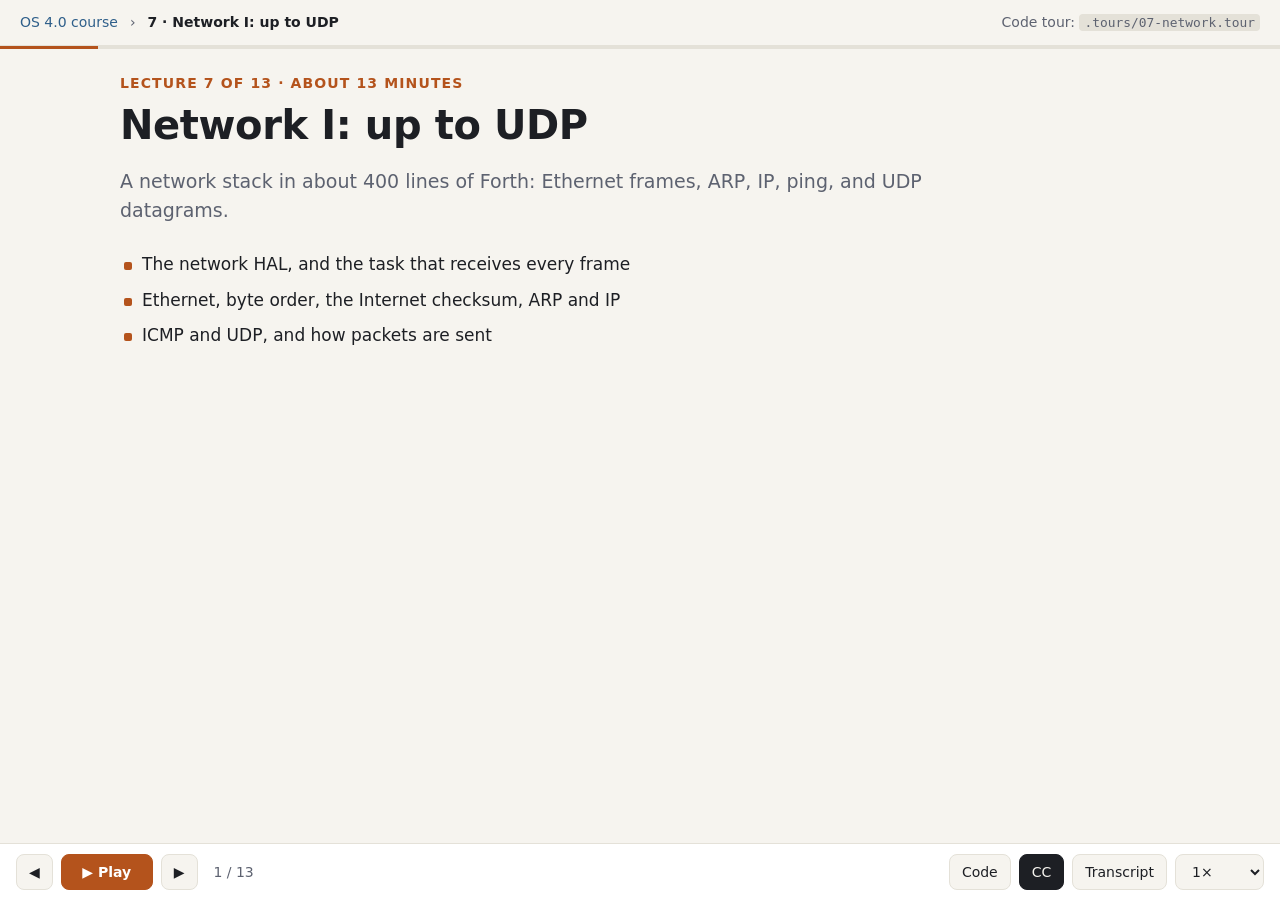
<file: docs/course/07-network.html>
<!doctype html>
<html lang="en-GB">
<head>
<meta charset="utf-8">
<meta name="viewport" content="width=device-width, initial-scale=1">
<title>Network I · OS 4.0 course</title>
<link rel="stylesheet" href="course.css">
</head>
<body data-tour="07-network">

<header class="top">
  <a href="index.html">OS 4.0 course</a> <span>›</span> <span class="lecture">7 · Network I: up to UDP</span>
  <span class="spacer"></span>
  <span class="tour">Code tour: <code>.tours/07-network.tour</code></span>
</header>

<main class="stage">

<!-- 1 -->
<section class="slide" data-code="1">
  <div class="kicker">Lecture 7 of 13 · about 13 minutes</div>
  <h1>Network I: up to UDP</h1>
  <p class="lede">A network stack in about 400 lines of Forth: Ethernet frames, ARP, IP, ping, and UDP datagrams.</p>
  <ul class="points" style="margin-top:28px">
    <li data-step="2">The network HAL, and the task that receives every frame</li>
    <li data-step="2">Ethernet, byte order, the Internet checksum, ARP and IP</li>
    <li data-step="3">ICMP and UDP, and how packets are sent</li>
  </ul>
  <div class="talk">
    <p>OS 4.0 has its own network stack, written from scratch in Forth. This lecture covers everything below TCP: about four hundred lines that turn raw Ethernet frames into ping replies and UDP datagrams.</p>
    <p>We'll start with the network HAL and the network task, which receives every frame. Then the layers in turn: Ethernet, with network byte order and the Internet checksum; ARP, which finds the hardware address for an IP address; and IP itself.</p>
    <p>Then two protocols on top of IP, ICMP for ping and UDP for datagrams, and finally how a packet is built and sent without two tasks treading on each other. Lecture eight does TCP.</p>
  </div>
</section>

<!-- 2 -->
<section class="slide" data-code="2">
  <h2>The shape of the stack</h2>
  <div class="figure" data-step="1">
    <svg viewBox="0 0 900 270" role="img" aria-label="The network task polls the HAL; frame-in hands ARP frames to arp-in and IP frames to ip-in, which dispatches to ICMP, UDP or TCP by protocol number">
      <defs><marker id="n1" viewBox="0 0 10 10" refX="8" refY="5" markerWidth="7" markerHeight="7" orient="auto-start-reverse"><path class="fill-muted" d="M0 0 L10 5 L0 10 z"/></marker></defs>
      <rect class="box blue" x="20" y="200" width="860" height="50" rx="8"/><text x="40" y="230" class="small">the network HAL:</text><text x="180" y="230" class="mono">net-up? net-mac net-send net-poll</text><text x="860" y="230" text-anchor="end" class="small">virtio-net.fs · linux-net.fs</text>
      <rect class="box green" x="20" y="130" width="220" height="50" rx="8"/><text x="130" y="152" text-anchor="middle" class="mono">net-task</text><text x="130" y="170" text-anchor="middle" class="small">frame-in</text>
      <rect class="box" x="300" y="130" width="180" height="50" rx="8"/><text x="390" y="160" text-anchor="middle" class="mono">arp-in</text>
      <rect class="box" x="540" y="130" width="180" height="50" rx="8"/><text x="630" y="160" text-anchor="middle" class="mono">ip-in</text>
      <rect class="box accent" x="420" y="30" width="140" height="50" rx="8"/><text x="490" y="60" text-anchor="middle" class="mono">icmp-in</text>
      <rect class="box accent" x="580" y="30" width="140" height="50" rx="8"/><text x="650" y="60" text-anchor="middle" class="mono">udp-in</text>
      <rect class="box accent" x="740" y="30" width="140" height="50" rx="8"/><text x="810" y="60" text-anchor="middle" class="mono">tcp-in</text>
      <path class="line" d="M 130 196 L 130 184" marker-end="url(#n1)"/>
      <path class="line" d="M 240 155 L 296 155" marker-end="url(#n1)"/>
      <path class="line" d="M 240 165 Q 390 200 536 165" marker-end="url(#n1)"/>
      <path class="line" d="M 600 130 L 500 84" marker-end="url(#n1)"/>
      <path class="line" d="M 630 130 L 650 84" marker-end="url(#n1)"/>
      <path class="line" d="M 660 130 L 800 84" marker-end="url(#n1)"/>
      <text x="20" y="40" class="small">one task receives everything;</text>
      <text x="20" y="58" class="small">handlers run in it, one frame at a time</text>
    </svg>
  </div>
  <ul class="points below">
    <li data-step="2">Incoming: one task, one frame at a time, each under its own <code>catch</code></li>
    <li data-step="3">Outgoing: any task, building in a shared frame under a lock</li>
  </ul>
  <div class="talk">
    <p>Here's the shape of the whole stack. At the bottom is the network HAL: four words to ask whether there is a network, get its hardware address, send a frame, and poll for a received one.</p>
    <p>One task, the network task, receives everything. For each frame it calls frame-in, which looks at the Ethernet type and hands the frame to ARP or to IP. IP checks the packet and hands it to a handler chosen by its protocol number: ICMP, UDP or TCP. All of that happens inside the network task, one frame at a time, and each frame is handled under its own catch, as you saw in lecture five.</p>
    <p>Sending is different. Any task can send: a ping from the console, a UDP reply, a telnet session's output. They all build packets in one shared frame, so they take turns, under a lock.</p>
  </div>
</section>

<!-- 3 -->
<section class="slide" data-code="3">
  <h2>The network HAL on virtio</h2>
  <div class="cols">
    <div>
      <pre class="code" data-src="hal/virtio-net.fs" data-step="1">: <span class="w">net-poll</span>  ( addr -- len )
  net-up? 0= if drop 0 exit then
  rx-vq vq-used? 0= if drop 0 exit then
  rx-vq vq-take                                ( addr id len )
  over #rx-bufs u&lt; 0= if  2drop drop 0 exit  then
  /net-header - 0 max  /net-buf /net-header - min &gt;r
  tuck rx-buf /net-header + swap r@ cmove
  rx-post  r&gt; ;</pre>
      <div class="src"><a href="../../hal/virtio-net.fs" data-ref="hal/virtio-net.fs:net-poll">hal/virtio-net.fs › net-poll</a></div>
    </div>
    <ul class="points">
      <li data-step="1">64 receive buffers wait on queue 0</li>
      <li data-step="2">Poll: copy a used buffer out, give it straight back; its id and length are the device's, so checked</li>
      <li data-step="3">Send: one frame at a time on queue 1, and wait</li>
      <li data-step="4">Hosted: frames travel as UDP datagrams to a peer</li>
    </ul>
  </div>
  <div class="talk">
    <p>On bare metal, the network card is a virtio device, using the same virtqueues as the disk. At start-up the driver gives the device sixty-four receive buffers, so frames can arrive while the system is busy.</p>
    <p>Polling, shown here, checks whether the device has filled a buffer. If it has, the frame is copied out, past a small virtio header, and the buffer goes straight back to the device for the next frame. If not, it returns zero, and the network task sleeps until the next tick.</p>
    <p>Which buffer was filled, and how much it holds, are numbers the device reports. The driver doesn't take them on trust: a buffer it never gave out is ignored, and a length is held to the buffer's size. A broken or hostile device can't make it copy past the frame.</p>
    <p>Sending uses the second queue: copy the frame into the transmit buffer, submit it, and wait for the device to take it.</p>
    <p>The hosted build has no network card, so its HAL carries each frame as a UDP datagram to a partner program on the host. The tests use exactly that to put a scripted network peer on the other end, as lecture eleven shows.</p>
  </div>
</section>

<!-- 4 -->
<section class="slide" data-code="4">
  <h2>Every frame starts here</h2>
  <pre class="code" data-src="forth/net/net.fs" data-step="1">: <span class="w">frame-in</span>  ( len -- )
  1 frames-in +!
  dup /eth &lt; if drop exit then
  rx-frame eth-type + n16@
  dup type-arp = if  drop rx-frame /eth + swap /eth - arp-in exit  then
  type-ipv4 = if  /eth - ip-in  else drop then ;</pre>
  <div class="src"><a href="../../forth/net/net.fs" data-ref="forth/net/net.fs:frame-in">forth/net/net.fs › frame-in</a></div>
  <ul class="points below">
    <li data-step="2">Too short for an Ethernet header: dropped</li>
    <li data-step="3">ARP or IPv4 by the type field; anything else ignored</li>
    <li data-step="4">Every layer checks lengths before it trusts them</li>
  </ul>
  <div class="talk">
    <p>The network task's loop calls frame-in for every frame it receives. It counts the frame, then checks the first thing anyone attacking the system would try: is the frame even long enough to hold an Ethernet header? If not, it's dropped.</p>
    <p>Then it reads the type field. ARP frames go to arp-in, IPv4 to ip-in, each given the payload after the header and its length. Anything else, IPv6 for instance, is ignored.</p>
    <p>That first length check is a pattern you'll see at every layer. Each layer is handed a length, and checks every length it finds inside the packet against it, before using any of them. A frame that claims to be longer than it is can never make the stack read past the end of its buffer.</p>
  </div>
</section>

<!-- 5 -->
<section class="slide" data-code="5">
  <h2>Ethernet, and network byte order</h2>
  <div class="figure" data-step="1">
    <svg viewBox="0 0 900 120" role="img" aria-label="An Ethernet frame: destination MAC 6 bytes, source MAC 6 bytes, type 2 bytes, then the payload">
      <rect class="box blue" x="20" y="30" width="180" height="50"/><text x="110" y="52" text-anchor="middle">destination</text><text x="110" y="70" text-anchor="middle" class="small">6 bytes</text>
      <rect class="box blue" x="200" y="30" width="180" height="50"/><text x="290" y="52" text-anchor="middle">source</text><text x="290" y="70" text-anchor="middle" class="small">6 bytes</text>
      <rect class="box accent" x="380" y="30" width="110" height="50"/><text x="435" y="52" text-anchor="middle">type</text><text x="435" y="70" text-anchor="middle" class="small">2 bytes</text>
      <rect class="box green" x="490" y="30" width="390" height="50"/><text x="685" y="60" text-anchor="middle">payload: ARP or IP</text>
      <text x="20" y="104" class="small">offsets 0, 6, 12, then 14: the constants eth-dst, eth-src, eth-type, /eth</text>
    </svg>
  </div>
  <div class="cols even below">
    <div data-step="2">
      <pre class="code" data-src="forth/net/eth.fs">: <span class="w">n16@</span>  ( addr -- u )  dup c@ 8 lshift  swap 1+ c@ or ;
: <span class="w">n16!</span>  ( u addr -- )  over 8 rshift over c!  1+ c! ;</pre>
      <div class="src"><a href="../../forth/net/eth.fs" data-ref="forth/net/eth.fs:n16@">forth/net/eth.fs › n16@</a></div>
    </div>
    <ul class="points">
      <li data-step="2">Network order: most significant byte first</li>
      <li data-step="3">ARM is little-endian, so every field goes through <code>n16@ n32@</code></li>
      <li data-step="4">Fields are named offsets: <code>rx-frame eth-type + n16@</code></li>
    </ul>
  </div>
  <div class="talk">
    <p>An Ethernet frame starts with two six-byte hardware addresses, called MAC addresses, the destination first, then a two-byte type, then the payload.</p>
    <p>Numbers on the network are sent most significant byte first, which is called network byte order. The ARM processor stores numbers the other way round, least significant byte first. So the stack never reads a network field with an ordinary fetch. It uses these words, which assemble the bytes in the right order: N-sixteen-fetch and store for two-byte fields, and the thirty-two-bit versions built on them.</p>
    <p>And the fields themselves are just named offsets, constants for the position of each field within its header. Reading the type is: the received frame, plus the type offset, N-sixteen-fetch. Each header file starts with a table of these, which doubles as a picture of the header.</p>
  </div>
</section>

<!-- 6 -->
<section class="slide" data-code="6">
  <h2>The Internet checksum</h2>
  <pre class="code" data-src="forth/net/eth.fs" data-step="1">: <span class="w">sum16</span>  ( sum addr u -- sum' )  <span class="c">\ add the bytes as 16-bit words, padding an odd one</span>
  begin dup 1 &gt; while  over n16@ &gt;r rot r&gt; + -rot  2 /string  repeat
  if c@ 8 lshift + else drop then ;
: <span class="w">fold</span>   ( sum -- u16 )  <span class="c">\ the checksum of a sum</span>
  begin dup 16 rshift while  dup $ffff and swap 16 rshift +  repeat
  invert $ffff and ;
: <span class="w">checksum</span>  ( addr u -- u16 )  0 -rot sum16 fold ;</pre>
  <div class="src"><a href="../../forth/net/eth.fs" data-ref="forth/net/eth.fs:checksum">forth/net/eth.fs › checksum</a></div>
  <ul class="points below">
    <li data-step="2">Add the data as 16-bit words; fold the carries back in; invert</li>
    <li data-step="3">Checking is the same sum: a packet with the right checksum sums to 0</li>
    <li data-step="4">Split in two so UDP and TCP can add a pseudo-header</li>
  </ul>
  <div class="talk">
    <p>IP, ICMP, UDP and TCP all protect their headers with the same simple checksum. Here's all of it.</p>
    <p>Sum sixteen adds the data up as sixteen-bit numbers, padding an odd last byte. Fold takes the sum, adds any carries above sixteen bits back into the bottom, which is called one's complement addition, and inverts the result.</p>
    <p>The neat property is that checking uses the very same computation. Run the checksum over a packet that includes a correct checksum field, and the answer is zero. So every receiver just checks for zero.</p>
    <p>It's split into two words for UDP and TCP. Their checksums also cover a pseudo-header, made of the addresses from the IP header, which isn't part of the segment itself. Keeping the sum and the fold separate lets them add the pieces one after another.</p>
  </div>
</section>

<!-- 7 -->
<section class="slide" data-code="7">
  <h2>ARP: who has 10.0.2.2?</h2>
  <div class="cols">
    <div>
      <pre class="code" data-src="forth/net/arp.fs" data-step="1">: <span class="w">on-link?</span>  ( ip -- flag )  my-ip @ xor netmask @ and 0= ;
: <span class="w">next-hop</span>  ( ip -- ip' )  dup on-link? 0= if drop gateway @ then ;
: <span class="w">resolve</span>   ( ip -- mac | 0 )  <span class="c">\ 0 if not yet known; an ARP request has then gone out</span>
  dup broadcast-ip = if drop broadcast-mac exit then
  next-hop  dup arp-find ?dup if nip exit then
  arp-request 0 ;</pre>
      <div class="src"><a href="../../forth/net/arp.fs" data-ref="forth/net/arp.fs:resolve">forth/net/arp.fs › resolve</a></div>
    </div>
    <ul class="points">
      <li data-step="1">Off our network? Then the gateway's MAC</li>
      <li data-step="2">An 8-entry cache, replaced round robin</li>
      <li data-step="3">Not known: broadcast a request, return 0; the caller tries again</li>
      <li data-step="4">Learns only from packets addressed to us, never a group address</li>
    </ul>
  </div>
  <div class="talk">
    <p>To send an IP packet over Ethernet, you need the MAC address of the next machine along the way. ARP, the address resolution protocol, finds it by broadcasting a question to the whole local network: who has this IP address? The owner replies with its MAC.</p>
    <p>Resolve is where the stack asks. A broadcast address needs no lookup. Otherwise, work out the next hop: if the destination is on our own network, it's the destination itself; if not, it's the gateway. Then look in a small cache of eight recent answers.</p>
    <p>If it's not in the cache, resolve sends an ARP request and returns zero, meaning not yet. It doesn't wait. The caller tries again a little later, by which time the reply has usually arrived and been learned.</p>
    <p>Learning is careful too. The cache only learns from packets addressed to us, and never accepts a multicast or broadcast address as anyone's MAC. That makes it harder for a stranger on the network to fill the cache with lies.</p>
  </div>
</section>

<!-- 8 -->
<section class="slide" data-code="8">
  <h2>IP: trust nothing, check every length</h2>
  <pre class="code" data-src="forth/net/ip.fs" data-step="1">: <span class="w">ip-check</span>  ( len -- ihl total true | false )  <span class="c">\ a whole, unfragmented packet for us</span>
  rx-ip ip-ver-ihl + c@  dup 4 rshift 4 &lt;&gt; if  2drop false exit  then
  15 and 4 *  2dup &lt;  over /ip &lt; or if  2drop false exit  then      ( len ihl )
  rx-ip over checksum if  2drop false exit  then
  rx-ip ip-length + n16@  rot over &lt; if  2drop false exit  then    ( ihl total )
  2dup &gt; if  2drop false exit  then
  rx-ip ip-fragment + n16@ $3fff and if  2drop false exit  then
  rx-ip ip-dst + n32@  dup my-ip @ =  swap broadcast-ip = or 0= if  2drop false exit  then
  ip-source bad-source? if  2drop false exit  then
  true ;</pre>
  <div class="src"><a href="../../forth/net/ip.fs" data-ref="forth/net/ip.fs:ip-check">forth/net/ip.fs › ip-check</a></div>
  <ul class="points below">
    <li data-step="2">Version 4; a header length that fits the frame and the minimum</li>
    <li data-step="3">The header checksum; a total length within the frame and past the header</li>
    <li data-step="4">No fragments; for us or a broadcast; not from an impossible source</li>
  </ul>
  <div class="talk">
    <p>IP is where the stack is most careful, because every packet from the outside world passes through here. Ip-check reads like a list of rules, and any rule broken drops the packet silently.</p>
    <p>The version must be four. The header length must fit within the frame, and be at least the minimum of twenty bytes. The header checksum must be right. The total length the packet claims must fit within what actually arrived, and be at least the header's own length.</p>
    <p>Then: no fragments, because OS 4.0 doesn't reassemble them, and simply refuses them. The destination must be our address or the broadcast address. And the source mustn't be one that no real machine can have, such as our own address, a multicast address, zero, which means this host, or a loopback address starting one two seven.</p>
    <p>Only after all that does the packet reach a protocol handler. The hostile-input test sends hundreds of malformed and random frames at exactly these checks.</p>
  </div>
</section>

<!-- 9 -->
<section class="slide" data-code="9">
  <h2>Protocols plug in</h2>
  <div class="cols">
    <div>
      <pre class="code" data-src="forth/net/ip.fs" data-step="1">: <span class="w">ip-handler!</span>  ( xt protocol -- )  cells ip-handlers + ! ;</pre>
      <div class="src"><a href="../../forth/net/ip.fs" data-ref="forth/net/ip.fs:ip-handler!">forth/net/ip.fs › ip-handler!</a></div>
      <pre class="code below" data-src="forth/net/icmp.fs" data-step="2">: <span class="w">icmp-in</span>  ( message len -- )
  dup /icmp-echo &lt;  if 2drop exit then             <span class="c">\ every ICMP message has 8 bytes of header</span>
  2dup checksum if 2drop exit then
  over icmp-type + c@  dup 8 = if drop echo-reply exit then
  0= if echo-in else 2drop then ;
' icmp-in proto-icmp ip-handler!</pre>
      <div class="src"><a href="../../forth/net/icmp.fs" data-ref="forth/net/icmp.fs:icmp-in">forth/net/icmp.fs › icmp-in</a></div>
    </div>
    <ul class="points">
      <li data-step="1">A table of 256 handlers, by protocol number</li>
      <li data-step="2">ICMP: answer echo requests (ping), note replies to ours</li>
      <li data-step="3">A protocol nobody handles: ICMP "protocol unreachable"</li>
    </ul>
  </div>
  <div class="talk">
    <p>IP doesn't know about the protocols above it. Instead it has a table of two hundred and fifty-six handlers, one per protocol number, and each protocol file registers itself with ip-handler-store, as the last line of the ICMP code here does.</p>
    <p>ICMP is the control protocol, best known for ping. Its handler checks the length and the checksum, then looks at the type. Type eight is an echo request, a ping, and gets an echo reply with the same data. Type zero is a reply to one of our own pings, which the ping word is waiting for.</p>
    <p>If a packet arrives for a protocol that has no handler, the stack replies with an ICMP message saying protocol unreachable, as a well-behaved host should. Likewise, UDP will answer port unreachable for a port that nobody is listening on.</p>
    <p>That message quotes the start of the packet it's about: the header and eight bytes more. But a packet can have fewer than eight bytes after its header, and past its end the receive buffer still holds an earlier frame, which may be someone else's. So the quote stops at the packet's own length. A proof found that: the reply used to leak eight bytes of the frame before. Now the proof shows the quote never passes the packet's end.</p>
  </div>
</section>

<!-- 10 -->
<section class="slide" data-code="10">
  <h2>UDP: datagrams to ports</h2>
  <div class="cols">
    <div>
      <pre class="code" data-src="forth/net/udp.fs" data-step="1">7 constant echo-port
: <span class="w">echo</span>  ( data len -- )  udp-reply drop ;
: <span class="w">echo-service</span>  ( -- )  ['] echo echo-port udp-bind ;</pre>
      <div class="src"><a href="../../forth/net/udp.fs" data-ref="forth/net/udp.fs:echo-service">forth/net/udp.fs › echo-service</a></div>
    </div>
    <ul class="points">
      <li data-step="1"><code>xt port udp-bind</code>: datagrams to that port go to xt</li>
      <li data-step="2">Handlers run in the network task: be quick, don't wait</li>
      <li data-step="3"><code>udp-peer-ip</code>, <code>udp-peer-port</code>, <code>udp-reply</code>: about this datagram</li>
      <li data-step="4">The checksum is checked if present, and always sent</li>
    </ul>
  </div>
  <div class="talk">
    <p>UDP adds port numbers to IP, and a length and a checksum, and that's all: each datagram stands alone, with no connection and no guarantee it arrives.</p>
    <p>An application binds a port to an execution token. Here's the echo service from the standard, in three lines: bind port seven to a word that sends every datagram straight back with udp-reply. The table marks a free slot with port zero, so port zero itself can never be bound. It once could be reached, though: a datagram to port zero found a free slot, and ran whatever handler that slot had held, or none at all.</p>
    <p>One thing to know about UDP handlers: they run inside the network task, in the middle of receiving. So they must be quick and must never wait. Anything slow should be handed to a task of its own. While a handler runs, words like udp-peer-ip and udp-reply refer to the datagram being handled.</p>
    <p>On the way in, the checksum is checked if the sender included one; on the way out, one is always sent.</p>
  </div>
</section>

<!-- 11 -->
<section class="slide" data-code="11">
  <h2>Sending: one frame, one lock</h2>
  <div class="cols">
    <div>
      <pre class="code" data-src="forth/net/eth.fs" data-step="1"><span class="c">\ A task that builds and sends a packet holds TX-LOCK from start to finish, as</span>
<span class="c">\ every sending word below does: building in the shared frames (tx-frame and</span>
<span class="c">\ ARP's) and sending, which may pause while the device works.</span>
semaphore tx-lock</pre>
      <pre class="code below" data-src="forth/net/udp.fs" data-step="2">: <span class="w">udp-send</span>  ( data len port dst-ip dst-port -- flag )  ['] (udp-send) tx-lock locked ;</pre>
      <div class="src"><a href="../../forth/net/udp.fs" data-ref="forth/net/udp.fs:udp-send">forth/net/udp.fs › udp-send</a></div>
    </div>
    <ul class="points">
      <li data-step="1">Packets are built in place in <code>tx-frame</code>: no copying between layers</li>
      <li data-step="2">The lock covers building and sending</li>
      <li data-step="3">A false flag: the MAC wasn't known; an ARP request went out; try again</li>
    </ul>
  </div>
  <div class="talk">
    <p>Outgoing packets are built in place, in one shared frame buffer called tx-frame. UDP writes its header and data where they'll sit in the final frame; IP writes its header in front; Ethernet fills in the addresses; and the frame goes to the HAL. Nothing is copied from layer to layer.</p>
    <p>Because that frame is shared, a task holds tx-lock from the first byte it builds to the moment the frame is sent. Sending can pause while the device works, and without the lock another task could start building its own packet over the top. That was once a real risk, written up in the tech debt register; the lock closed it.</p>
    <p>Notice that udp-send returns a flag. False means the destination's MAC address wasn't known yet, so an ARP request went out instead. The caller waits a moment and tries again, as the ping word does.</p>
  </div>
</section>

<!-- 12 -->
<section class="slide">
  <h2>Try it on the console</h2>
  <pre class="code" data-step="1">.net                                   <span class="c">\ address, MAC and gateway</span>
ip 10.0.2.2 ping                       <span class="c">\ three echo requests</span>
echo-service                           <span class="c">\ answer UDP echo on port 7</span>
: heard  ( data len -- )  ." heard: " type cr ;
' heard 5000 udp-bind                  <span class="c">\ datagrams to port 5000 go to HEARD</span>
s" hello" 5000 ip 10.0.2.2 7 udp-send drop
.net-stats                             <span class="c">\ frames in and out</span></pre>
  <p class="lede" style="margin-top:16px">The OS is 10.0.2.15 on QEMU's user network; the gateway is 10.0.2.2. <code>make ping-check</code> pings it with the real <code>ping</code>.</p>
  <div class="talk">
    <p>Boot the bare-metal build and try these. Dot-net shows the address, the MAC and the gateway. Ping the gateway. Start the echo service on port seven.</p>
    <p>Then bind a port of your own to a word that prints whatever arrives, and send a UDP datagram to the gateway's echo port. Dot-net-stats shows the frames going in and out, and how many ARP requests and pings have been answered.</p>
  </div>
</section>

<!-- 13 -->
<section class="slide">
  <h2>Questions to think about…</h2>
  <ol class="questions">
    <li><code>resolve</code> returns 0 instead of waiting for the ARP reply. Why not wait? Which task would be waiting, and for whom?</li>
    <li>A UDP handler calls <code>ms</code> to slow down a noisy client. What happens to everything else on the network?</li>
    <li>Pick one check in <code>ip-check</code> and describe the attack it stops.</li>
  </ol>
  <div class="talk">
    <p>That's the stack up to UDP. One task receives and dispatches, every layer checks its lengths, ARP resolves without waiting, protocols plug into IP by number, and sending builds in one shared frame under a lock.</p>
    <p>Three questions to think about: why resolve doesn't wait, what a slow UDP handler costs, and what each of IP's checks protects against. Next, lecture eight: TCP.</p>
  </div>
</section>

</main>

<script src="course.js"></script>
</body>
</html>
</file>
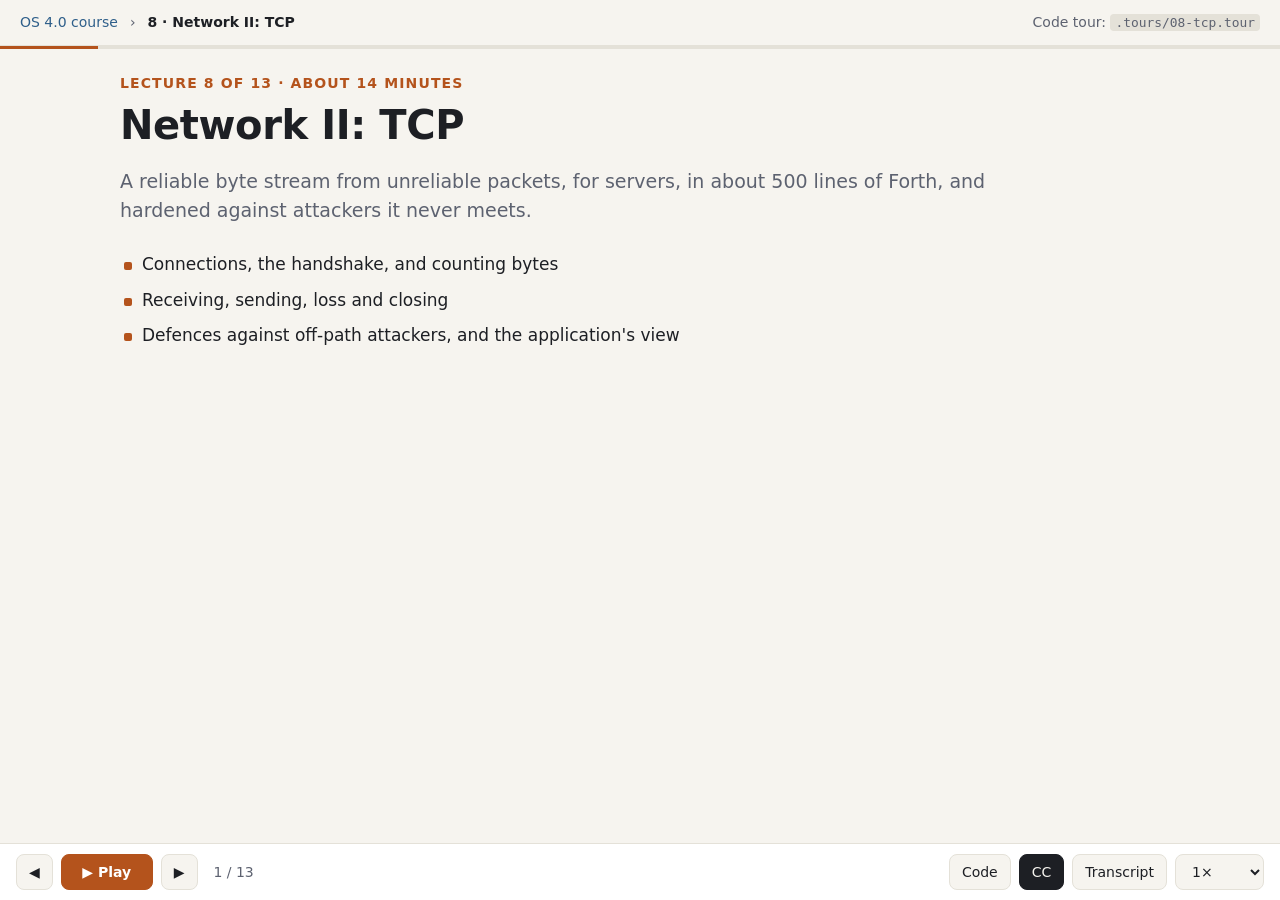
<file: docs/course/08-tcp.html>
<!doctype html>
<html lang="en-GB">
<head>
<meta charset="utf-8">
<meta name="viewport" content="width=device-width, initial-scale=1">
<title>Network II: TCP · OS 4.0 course</title>
<link rel="stylesheet" href="course.css">
</head>
<body data-tour="08-tcp">

<header class="top">
  <a href="index.html">OS 4.0 course</a> <span>›</span> <span class="lecture">8 · Network II: TCP</span>
  <span class="spacer"></span>
  <span class="tour">Code tour: <code>.tours/08-tcp.tour</code></span>
</header>

<main class="stage">

<!-- 1 -->
<section class="slide" data-code="1">
  <div class="kicker">Lecture 8 of 13 · about 14 minutes</div>
  <h1>Network II: TCP</h1>
  <p class="lede">A reliable byte stream from unreliable packets, for servers, in about 500 lines of Forth, and hardened against attackers it never meets.</p>
  <ul class="points" style="margin-top:28px">
    <li data-step="2">Connections, the handshake, and counting bytes</li>
    <li data-step="2">Receiving, sending, loss and closing</li>
    <li data-step="3">Defences against off-path attackers, and the application's view</li>
  </ul>
  <div class="talk">
    <p>TCP is the protocol behind telnet, the web, and nearly everything else. It turns IP's packets, which can be lost, duplicated or reordered, into a reliable stream of bytes in each direction. OS 4.0's TCP is about five hundred lines of Forth, and it's built for servers: it accepts connections, it doesn't make them.</p>
    <p>We'll look at how a connection is set up, and at one design choice that keeps the code simple: counting bytes instead of juggling sequence numbers. Then how segments are received and sent, how lost ones are resent, and how a connection closes.</p>
    <p>Finally, how it defends itself against attackers who can send packets but can't see the conversation, and what all of it looks like to the application.</p>
  </div>
</section>

<!-- 2 -->
<section class="slide" data-code="2">
  <h2>The design, in its own words</h2>
  <pre class="code" data-src="forth/net/tcp.fs" data-step="1"><span class="c">\ net/tcp.fs: TCP, for servers. LISTEN on a port; connections that complete the</span>
<span class="c">\ handshake queue for ACCEPT-CONNECTION. The application uses SEND, SEND-LINE,</span>
<span class="c">\ GET-LINE and CLOSE-CONNECTION, sleeping while it waits; the network task wakes</span>
<span class="c">\ it when something changes. Lost segments are resent, go-back-N, with an</span>
<span class="c">\ exponentially growing timeout. Out-of-order segments are dropped: the sender</span>
<span class="c">\ resends them.</span></pre>
  <div class="src"><a href="../../forth/net/tcp.fs" data-ref="forth/net/tcp.fs:listen">forth/net/tcp.fs</a></div>
  <ul class="points below">
    <li data-step="2">The network task handles segments; application tasks sleep until woken</li>
    <li data-step="3">Simple where it can be: go-back-N, in-order only</li>
    <li data-step="4">Careful where it must be: every number from outside is checked</li>
  </ul>
  <div class="talk">
    <p>The top of the TCP file describes the whole design in six lines, so let's start there.</p>
    <p>An application listens on a port. Connections that complete the handshake wait in a queue until the application accepts them. It then sends and receives lines, and closes. Whenever it has to wait, it sleeps, and the network task wakes it when something changes. That's the split: the network task does all the protocol work, and application tasks just sleep and wake.</p>
    <p>Two simplifications keep the code small. Lost segments are resent go-back-N: everything from the oldest unacknowledged byte goes again. And segments that arrive out of order are dropped rather than buffered; the sender will resend them. Both cost a little speed on a lossy network, and save a great deal of code.</p>
    <p>Where it can't be simple is in what it believes. Every number in a segment comes from outside, and is checked before it's used.</p>
  </div>
</section>

<!-- 3 -->
<section class="slide" data-code="3">
  <h2>Opening: the handshake, and the accept queue</h2>
  <div class="cols">
    <div class="figure" data-step="1">
      <svg viewBox="0 0 470 280" role="img" aria-label="Client sends SYN; OS answers SYN-ACK and the connection is half open; client sends ACK; the connection is established and queued for accept">
        <defs><marker id="t1" viewBox="0 0 10 10" refX="8" refY="5" markerWidth="7" markerHeight="7" orient="auto-start-reverse"><path class="fill-muted" d="M0 0 L10 5 L0 10 z"/></marker></defs>
        <text x="60" y="24" text-anchor="middle">client</text><text x="380" y="24" text-anchor="middle">OS 4.0</text>
        <line class="line" x1="60" y1="34" x2="60" y2="270"/><line class="line" x1="380" y1="34" x2="380" y2="270"/>
        <path class="line" d="M 60 60 L 376 90" marker-end="url(#t1)"/><text x="200" y="64" class="mono">SYN</text>
        <path class="line" d="M 380 110 L 64 140" marker-end="url(#t1)"/><text x="190" y="116" class="mono">SYN-ACK</text>
        <text x="392" y="104" class="small">syn-received:</text><text x="392" y="120" class="small">half open</text>
        <path class="line" d="M 60 160 L 376 190" marker-end="url(#t1)"/><text x="200" y="164" class="mono">ACK</text>
        <text x="392" y="190" class="small">established,</text><text x="392" y="206" class="small">queued</text>
        <rect class="box accent" x="270" y="226" width="190" height="34" rx="6"/><text x="365" y="248" text-anchor="middle" class="mono">accept-connection</text>
      </svg>
    </div>
    <ul class="points">
      <li data-step="1">SYN, SYN-ACK, ACK: all in the network task</li>
      <li data-step="2">The application only ever sees established connections</li>
      <li data-step="3">Empty queue: the listener <code>stop</code>s; <code>enqueue</code> wakes it</li>
    </ul>
  </div>
  <div class="below" data-step="2">
    <pre class="code" data-src="forth/net/tcp.fs">: <span class="w">accept-connection</span>  ( port -- conn )  <span class="c">\ wait for the next connection on port</span>
  listener-of dup 0= if -24 throw then
  begin dup cell+ @ 0= while  up@ over 2 cells + !  stop  repeat
  0 over 2 cells + !
  cell+ dup @ tuck c.next @ swap !
  up@ over c.owner ! ;</pre>
    <div class="src"><a href="../../forth/net/tcp.fs" data-ref="forth/net/tcp.fs:accept-connection">forth/net/tcp.fs › accept-connection</a></div>
  </div>
  <div class="talk">
    <p>A TCP connection opens with a three-way handshake. The client sends a SYN, a segment asking to synchronise. The server answers with a SYN-ACK: its own SYN, and an acknowledgement of the client's. At that point the connection is half open, in a state called syn-received. When the client's final ACK arrives, the connection is established.</p>
    <p>All of that happens in the network task. The application doesn't see a connection until it's fully established: only then is it added to the listening port's queue.</p>
    <p>A free listening slot holds port zero, so port zero itself never listens: a SYN to it gets a reset. Once it found a free slot instead, and its connections waited there for good, never accepted, until no room was left for any other.</p>
    <p>Accept-connection takes the next one from that queue. If the queue is empty, the task records itself as the one waiting, and stops. When the network task queues a new connection, it wakes the waiting task, which takes the connection and records itself as its owner, the task to wake whenever anything changes on it.</p>
  </div>
</section>

<!-- 4 -->
<section class="slide" data-code="4">
  <h2>Counting bytes, not sequence numbers</h2>
  <div class="cols">
    <div>
      <pre class="code" data-src="forth/net/tcp.fs" data-step="1">1 cells field <span class="w">c.tx-acked</span>          <span class="c">\ bytes they have acknowledged</span>
1 cells field <span class="w">c.tx-sent</span>           <span class="c">\ bytes sent, acknowledged or not</span>
1 cells field <span class="w">c.tx-queued</span>         <span class="c">\ bytes the application has given us</span>
1 cells field <span class="w">c.rx-in</span>             <span class="c">\ bytes received in order</span>
1 cells field <span class="w">c.rx-out</span>            <span class="c">\ bytes the application has taken</span></pre>
      <pre class="code below" data-src="forth/net/tcp.fs" data-step="2">: <span class="w">snd-nxt</span>  ( conn -- seq )
  dup c.iss @ 1+ over c.tx-sent @ +  swap fin-sent flag? if 1+ then  $ffffffff and ;</pre>
      <div class="src"><a href="../../forth/net/tcp.fs" data-ref="forth/net/tcp.fs:snd-nxt">forth/net/tcp.fs › snd-nxt</a></div>
    </div>
    <div class="figure" data-step="3">
      <svg viewBox="0 0 400 200" role="img" aria-label="The transmit ring: acknowledged, then in flight up to sent, then unsent up to queued">
        <rect class="box green" x="10" y="40" width="110" height="50"/><text x="65" y="70" text-anchor="middle" class="small">acknowledged</text>
        <rect class="box accent" x="120" y="40" width="130" height="50"/><text x="185" y="70" text-anchor="middle" class="small">in flight</text>
        <rect class="box blue" x="250" y="40" width="130" height="50"/><text x="315" y="70" text-anchor="middle" class="small">unsent</text>
        <text x="120" y="112" text-anchor="middle" class="mono">acked</text><text x="250" y="112" text-anchor="middle" class="mono">sent</text><text x="380" y="112" text-anchor="end" class="mono">queued</text>
        <text x="10" y="150" class="small">8 KiB transmit ring, 4 KiB receive ring;</text>
        <text x="10" y="170" class="small">a count, masked, is a position in its ring</text>
      </svg>
    </div>
  </div>
  <div class="talk">
    <p>On the wire, TCP numbers every byte with a thirty-two-bit sequence number that starts at a random point and wraps round. Comparing those numbers is a notorious source of bugs.</p>
    <p>So inside, a connection counts bytes instead, from zero, in sixty-four-bit cells that never wrap. On the sending side: bytes the other end has acknowledged, bytes sent, and bytes the application has queued. On the receiving side: bytes received in order, and bytes the application has taken.</p>
    <p>Everything else follows from the differences. Sent minus acknowledged is what's in flight. Queued minus sent is what's still to send. And a count, masked to the ring's size, is a position in the connection's transmit or receive ring.</p>
    <p>Sequence numbers are only made at the edge, when a segment goes out or comes in. Send-next is the initial sequence number, plus one for the SYN, plus the bytes sent, plus one more if our FIN has gone, wrapped to thirty-two bits.</p>
  </div>
</section>

<!-- 5 -->
<section class="slide" data-code="6">
  <h2>Receiving a segment</h2>
  <pre class="code" data-src="forth/net/tcp.fs" data-step="1">: <span class="w">segment-in</span>  ( conn -- )
  &gt;r
  f-rst i-flag? if  r&gt; rst-in exit  then
<span class="band tint1" data-label="handshake" data-step="1">  f-syn i-flag? if
    r@ c.state @ syn-received = if  r@ dup c.iss @ f-syn f-ack or control-out  r&gt; drop exit  then
    r&gt; challenge exit
  then
  r@ acceptable? 0= if  r&gt; challenge exit  then      <span class="c">\ say where we are</span>
  r@ c.state @ syn-received = if
    f-ack i-flag? 0=  i-ack @ r@ c.iss @ 1+ $ffffffff and &lt;&gt;  or if  r&gt; drop exit  then
    established r@ c.state !  0 r@ c.rexmit !  base-rto r@ c.rto !  0 r@ c.retries !
    r@ dup c.lport @ listener-of ?dup if enqueue else drop then
  then
</span><span class="band tint2" data-label="acknowledgement" data-step="2">  f-ack i-flag? 0= if  r&gt; drop exit  then
  r@ ack-ok? 0= if  r&gt; challenge exit  then
  r@ window-in
  r@ acked
  r@ fin-acked-in
  r@ c.state @ closed = if  r&gt; drop exit  then      <span class="c">\ released, maybe recycled</span>
</span><span class="band tint3" data-label="data, FIN, reply" data-step="3">  r@ receiving? if r@ data-in then
  r@ fin-in
  r@ c.state @ closed = if  r&gt; drop exit  then
  r&gt; tcp-output ;
</span></pre>
  <div class="src"><a href="../../forth/net/tcp.fs" data-ref="forth/net/tcp.fs:segment-in">forth/net/tcp.fs › segment-in</a></div>
  <div class="talk">
    <p>Every segment for an existing connection goes through segment-in. It's the heart of TCP, and it reads from top to bottom. A reset is handled first, with care, as we'll see later.</p>
    <p>In blue, the checks and the handshake, in the order RFC fifty-nine sixty-one gives. If the connection is still half open, a repeated SYN means our SYN-ACK was lost, so it's sent again. A SYN on an established connection is suspicious, and just gets a challenge ACK, coming later. Then the sequence number: a segment must overlap the window we offered, or sit exactly at the next byte we expect. Anything else is old, or forged, and gets an ACK saying where we are; nothing else in it is looked at. Then, if the connection is half open, this must be the ACK that completes the handshake, acknowledging exactly our SYN. If it is, the connection is established and queued for the application.</p>
    <p>In green, the acknowledgement. A segment without an ACK is dropped. An acknowledgement outside the range we could have sent gets a challenge. Otherwise, window-in notes how much the other end will now take, but only from a segment newer than the one that last told us. Then move the acknowledged count on, and see whether that finished our FIN.</p>
    <p>In orange, the rest: take any data, take a FIN if there is one, and finally send whatever is now owed: data, a FIN, or an ACK.</p>
  </div>
</section>

<!-- 6 -->
<section class="slide" data-code="7">
  <h2>In order, or not at all</h2>
  <pre class="code" data-src="forth/net/tcp.fs" data-step="1">: <span class="w">data-in</span>  ( conn -- )  <span class="c">\ in-order data, as much as fits; anything else is dropped</span>
  i-len @ 0= if drop exit then
  dup fin-received flag? if drop exit then
  i-seq @ over rcv-nxt &lt;&gt; if  ack-now flag+ exit  then   <span class="c">\ say where we are</span>
  dup rx-room i-len @ min                           ( conn n )
  dup 0 ?do
    i-data @ i + c@  2 pick c.rx-in @ i + /rx 1- and  3 pick c.rx + c!
  loop
  over c.rx-in +!
  dup ack-now flag+  wake-owner ;</pre>
  <div class="src"><a href="../../forth/net/tcp.fs" data-ref="forth/net/tcp.fs:data-in">forth/net/tcp.fs › data-in</a></div>
  <ul class="points below">
    <li data-step="2">Not the next byte we expect? Drop it, and ACK where we are</li>
    <li data-step="3">Take only what fits in the ring: the window we advertised</li>
    <li data-step="4">Then owe an ACK, and wake the application</li>
  </ul>
  <div class="talk">
    <p>Here's the in-order rule in practice. Data-in accepts a segment only if it starts exactly at the next byte we expect. Anything else, a duplicate or a segment that skipped ahead, is dropped, and we owe the sender an ACK saying where we really are. That ACK is what prompts it to resend.</p>
    <p>A segment that does start in the right place is copied into the receive ring, as much as fits. The window we advertise to the other end is the room in that ring, so a well-behaved sender never sends more. A badly behaved one just loses the excess.</p>
    <p>Finally, an ACK is owed for the new data, and the owning task is woken: there may now be a whole line for it to read.</p>
  </div>
</section>

<!-- 7 -->
<section class="slide" data-code="8">
  <h2>Sending: what the window allows</h2>
  <div class="cols">
    <div>
      <pre class="code" data-src="forth/net/tcp.fs" data-step="1">: <span class="w">sendable</span>  ( conn -- n )
  dup unsent  over c.snd-wnd @ 2 pick in-flight - 0 max  min  swap c.mss @ min ;</pre>
      <div class="src"><a href="../../forth/net/tcp.fs" data-ref="forth/net/tcp.fs:sendable">forth/net/tcp.fs › sendable</a></div>
    </div>
    <ul class="points">
      <li data-step="1">The least of: what's unsent, the room left in their window, one segment</li>
      <li data-step="2"><code>tcp-output</code> sends up to 16 segments, then the FIN, then a bare ACK if owed; the next ACK sends more</li>
      <li data-step="3">A closed window: the retransmit timer probes it</li>
      <li data-step="4">Telnet output follows Nagle's rule: one small segment in flight at a time</li>
    </ul>
  </div>
  <div class="talk">
    <p>Sending is governed by a single question: how much may go now? Sendable answers it. The least of three things: what the application has queued but not yet sent, the room left in the other end's window, which is the window it advertised minus what's already in flight, and one segment's worth, the largest the other end said it accepts.</p>
    <p>TCP output sends segments of that size until sendable is zero, or sixteen have gone. Sixteen is written out, not looped, so the network task never runs long without pausing; the peer's next ACK calls TCP output again for the rest. Once everything queued has gone, and if the application has closed, it sends our FIN. And if an ACK is owed and nothing else carried it, it sends a bare ACK.</p>
    <p>If the other end's window is shut, with data waiting, the retransmission timer is armed anyway, and when it fires it sends a single byte to probe whether the window has opened.</p>
    <p>One refinement lives in the telnet layer: output waits while a small segment is still unacknowledged, which is Nagle's rule. Typing and echoing a character at a time would otherwise make a segment per keystroke.</p>
  </div>
</section>

<!-- 8 -->
<section class="slide" data-code="9">
  <h2>When segments are lost</h2>
  <div class="cols">
    <div>
      <pre class="code" data-src="forth/net/tcp.fs" data-step="1">: <span class="w">retransmit</span>  ( conn -- )  <span class="c">\ from the oldest unacknowledged byte, with a longer timeout</span>
  dup c.retries @
  over c.state @ syn-received = if max-syn-retries @ else max-retries then
  &lt; 0= if                                           <span class="c">\ give up</span>
    dup dup snd-nxt f-rst control-out  release-conn exit
  then
  1 over c.retries +!
  dup c.rto @ 2* max-rto min over c.rto !
  <span class="c">…</span>
  dup c.tx-acked @ over c.tx-sent !</pre>
      <div class="src"><a href="../../forth/net/tcp.fs" data-ref="forth/net/tcp.fs:retransmit">forth/net/tcp.fs › retransmit</a></div>
    </div>
    <ul class="points">
      <li data-step="2">The timeout starts at 1 s and doubles, up to 60 s</li>
      <li data-step="3">Go-back-N: "sent" goes back to "acknowledged", and sending starts again</li>
      <li data-step="4">After 8 tries (4 for a half-open connection), reset and give up</li>
    </ul>
  </div>
  <div class="talk">
    <p>Each connection has a retransmission timer, armed whenever data is in flight. Once a tick, the network task sweeps every connection's timers, and pauses after each one, so a thousand connections never hold up the other tasks. While it sweeps, it holds a lock that freeing a connection also takes, so no other task can free the one it goes to next. If a timer has expired, retransmit runs.</p>
    <p>First, has this connection tried too often? After eight attempts, or four for one that's still half open, it sends a reset and gives up. Otherwise it counts the attempt, and doubles the timeout, starting at one second and capped at a minute. Doubling is what keeps a struggling network from being flooded with retries.</p>
    <p>Then the go-back-N step, which is the last line here, and it's the whole of it. Set the sent count back to the acknowledged count. As far as the connection is concerned, everything in flight was never sent, so the next call to TCP output sends it again from the oldest unacknowledged byte. Counting bytes makes this a single store.</p>
  </div>
</section>

<!-- 9 -->
<section class="slide" data-code="10">
  <h2>Closing</h2>
  <div class="cols">
    <div class="figure" data-step="1">
      <svg viewBox="0 0 470 260" role="img" aria-label="Close states: we close first through fin-wait-1, fin-wait-2 and time-wait; they close first through close-wait and last-ack">
        <defs><marker id="t2" viewBox="0 0 10 10" refX="8" refY="5" markerWidth="7" markerHeight="7" orient="auto-start-reverse"><path class="fill-muted" d="M0 0 L10 5 L0 10 z"/></marker></defs>
        <rect class="box green" x="160" y="10" width="150" height="36" rx="6"/><text x="235" y="33" text-anchor="middle" class="mono">established</text>
        <text x="20" y="80" class="small">we close first</text>
        <rect class="box" x="20" y="90" width="150" height="34" rx="6"/><text x="95" y="112" text-anchor="middle" class="mono">fin-wait-1</text>
        <rect class="box" x="20" y="150" width="150" height="34" rx="6"/><text x="95" y="172" text-anchor="middle" class="mono">fin-wait-2</text>
        <rect class="box accent" x="20" y="210" width="150" height="34" rx="6"/><text x="95" y="232" text-anchor="middle" class="mono">time-wait 2 s</text>
        <text x="300" y="80" class="small">they close first</text>
        <rect class="box" x="300" y="90" width="150" height="34" rx="6"/><text x="375" y="112" text-anchor="middle" class="mono">close-wait</text>
        <rect class="box" x="300" y="150" width="150" height="34" rx="6"/><text x="375" y="172" text-anchor="middle" class="mono">last-ack</text>
        <rect class="box faint" x="300" y="210" width="150" height="34" rx="6"/><text x="375" y="232" text-anchor="middle" class="mono">closed</text>
        <path class="line" d="M 190 46 L 110 88" marker-end="url(#t2)"/><path class="line" d="M 280 46 L 360 88" marker-end="url(#t2)"/>
        <path class="line" d="M 95 124 L 95 146" marker-end="url(#t2)"/><path class="line" d="M 95 184 L 95 206" marker-end="url(#t2)"/>
        <path class="line" d="M 375 124 L 375 146" marker-end="url(#t2)"/><path class="line" d="M 375 184 L 375 206" marker-end="url(#t2)"/>
      </svg>
    </div>
    <div>
      <pre class="code" data-src="forth/net/tcp.fs" data-step="2">: <span class="w">(close-connection)</span>  ( conn -- )  <span class="c">\ its task, now free for other work, is woken no more</span>
  dup app-closed flag+  0 over c.owner !
  dup c.state @ closed = if  free-conn exit  then
  linger-ms deadline over c.timeout !
  dup fin-queued flag+  tcp-output ;
: <span class="w">close-connection</span>  ( conn -- )  ['] (close-connection) conns-lock locked ;</pre>
      <div class="src"><a href="../../forth/net/tcp.fs" data-ref="forth/net/tcp.fs:close-connection">forth/net/tcp.fs › close-connection</a></div>
    </div>
  </div>
  <ul class="points below">
    <li data-step="3">The FIN goes after everything queued; a minute to get it out, then a reset</li>
    <li data-step="4">Every state that waits on the other end has a timeout</li>
  </ul>
  <div class="talk">
    <p>Each direction of a connection closes separately, with a FIN. If we close first, the connection passes through fin-wait-one, until our FIN is acknowledged, then fin-wait-two, until theirs arrives, then time-wait for two seconds, to catch any stragglers. If they close first, we go through close-wait, while the application finishes, and last-ack, until our FIN is acknowledged.</p>
    <p>For the application, it's one word. Close-connection marks the connection as given up by the application, forgets its owner, so that the task, soon busy with other work, is woken by it no more, sets a linger deadline of one minute, and queues a FIN. The FIN only goes once everything queued before it has been sent. It does all this holding the connections lock, the one the timer sweep holds: its output may wait for the network, and meanwhile the network task must not recycle the connection under it.</p>
    <p>The important detail is that every state that waits for the other end has a time limit. A client that never acknowledges, or never sends its own FIN, can't hold a connection record for ever: after the linger time, or the fin-wait time, it's reset and recycled.</p>
  </div>
</section>

<!-- 10 -->
<section class="slide" data-code="11">
  <h2>Defences against off-path attackers</h2>
  <pre class="code" data-src="forth/net/tcp.fs" data-step="1">: <span class="w">new-iss</span>  ( -- seq )  <span class="c">\ RFC 6528: a clock, plus a keyed hash of the addresses and ports</span>
  ip-source i-sport @ i-dport @ my-ip @ isn-key tuple-hash  counter 4 rshift +  $ffffffff and ;</pre>
  <pre class="code below" data-src="forth/net/tcp.fs" data-step="2">: <span class="w">rst-in</span>  ( conn -- )
  i-seq @ over rcv-nxt = if  release-conn exit  then
  i-seq @ over rcv-nxt - $ffffffff and  over rx-room u&lt; if challenge else drop then ;</pre>
  <pre class="code below" data-src="forth/net/tcp.fs" data-step="3">: <span class="w">(room?)</span>  ( -- flag )
  conns @ count-list max-conns @ &lt;  half-open max-half-open @ &lt; and ;</pre>
  <div class="src"><a href="../../forth/net/tcp.fs" data-ref="forth/net/tcp.fs:rst-in">forth/net/tcp.fs › new-iss, rst-in, room?</a></div>
  <div class="cols even below">
    <ul class="points">
      <li data-step="1">Unguessable initial sequence numbers</li>
      <li data-step="2">A reset counts only at exactly the next byte; near it, a challenge ACK</li>
    </ul>
    <ul class="points">
      <li data-step="3">Caps: 256 connections, 64 half open; a SYN beyond them is dropped</li>
      <li data-step="4">A keyed hash table: nobody can aim every connection at one bucket</li>
    </ul>
  </div>
  <div class="talk">
    <p>An off-path attacker can send packets with forged addresses, but can't see the conversation. TCP's defence is that a forged segment must carry sequence numbers the attacker can't know. So they must be unguessable. New-iss makes the initial sequence number from a clock plus a keyed hash of the connection's addresses and ports, as RFC sixty-five twenty-eight recommends. The key is random, drawn at boot.</p>
    <p>Resets are the next target, because a forged reset kills a connection. Following RFC fifty-nine sixty-one, a reset only counts if its sequence number is exactly the next byte we expect. One that's merely close gets a challenge ACK instead, which a genuine peer answers with an exact reset, and an attacker never sees. Challenge ACKs are rationed: each connection may send ten at once, then ten a second. The budget is each connection's own. A budget shared by every connection once let attackers spend it on a connection of their own, and so learn when a forged segment had landed in someone else's window.</p>
    <p>Then there are floods. The caps allow two hundred and fifty-six live connections and sixty-four half-open ones; a SYN beyond that is simply dropped, and a real client will retry. Counting them walks the connection list, so room pauses after each one, holding the connections lock so that no other task frees one under it. And connections are found through a hash table keyed with another random key, so an attacker can't choose ports that all land in one bucket and slow every lookup to a crawl.</p>
  </div>
</section>

<!-- 11 -->
<section class="slide" data-code="12">
  <h2>The application's view</h2>
  <pre class="code" data-src="tests/tcp.in" data-step="1">: serve ( conn -- ) begin pad 256 2 pick get-line dup 0&lt; 0= while pad swap 2 pick send-line repeat drop close-connection  1 served +! ;
: line-server ( -- ) 5000 listen begin 5000 accept-connection ['] serve spawn drop again ;</pre>
  <div class="src"><a href="../../tests/tcp.in">tests/tcp.in</a></div>
  <pre class="code below" data-src="forth/net/tcp.fs" data-step="2">: <span class="w">io-wait</span>   ( -- )  <span class="c">\ sleep until woken; throw -273 if the time is up</span>
  up@ cur-conn @ c.owner !
  io-until @ ?dup if  dup expired? if drop -273 throw then  stop-until  else  stop  then ;</pre>
  <div class="src"><a href="../../forth/net/tcp.fs" data-ref="forth/net/tcp.fs:io-wait">forth/net/tcp.fs › io-wait</a></div>
  <ul class="points below">
    <li data-step="1">A line echo server in two lines: a task per client from the pool</li>
    <li data-step="2">Waiting words sleep until woken, or until <code>io-timeout</code>: then -273</li>
    <li data-step="3">A server must set <code>io-timeout</code>: a client that stops reading can't hold a task</li>
  </ul>
  <div class="talk">
    <p>All that machinery disappears behind a few words. Here's the line echo server from the TCP test, in two lines. Line-server listens on port five thousand, and for ever accepts a connection and spawns a pooled task to serve it. Serve reads lines with get-line and sends each one back with send-line, until the client finishes, then closes.</p>
    <p>Get-line, send and the rest all wait the same way, through io-wait. The task records itself as the connection's owner and stops; the network task wakes it when data arrives, or when room opens up to send.</p>
    <p>There's a time limit on every wait too. If the task's io-timeout is set, a wait that runs past it throws <span data-say="minus two seven three">-273</span>. Any task serving a remote client must set one, because otherwise a client that connects and then goes silent, or stops reading, would hold that task for ever. The network REPL sets ten minutes for idle sessions.</p>
  </div>
</section>

<!-- 12 -->
<section class="slide" data-code="12">
  <h2>Try it</h2>
  <pre class="code" data-step="1">: serve  ( conn -- )
  begin pad 256 2 pick get-line dup 0&lt; 0= while pad swap 2 pick send-line repeat
  drop close-connection ;
: line-server  ( -- )  5000 listen begin 5000 accept-connection ['] serve spawn drop again ;
task server  ' line-server server start
.tcp                                   <span class="c">\ connections live and pooled</span></pre>
  <p class="lede" style="margin-top:16px">Boot with the port forwarded and published to your machine only:<br><code>docker run --rm -it -p 127.0.0.1:5000:5000 -v "${PWD}:/src" os4 make run PORTS="4000 4001 5000"</code><br>then <code>telnet localhost 5000</code> from Windows.</p>
  <div class="talk">
    <p>To try it, boot with port five thousand forwarded by QEMU and published by Docker, to your own machine only. Type in the echo server, start it in a task of its own, and connect from Windows with telnet. Every line you send comes back.</p>
    <p>Dot-TCP shows how many connections are live and how many records are pooled for reuse. Connect a few clients at once and watch the numbers.</p>
  </div>
</section>

<!-- 13 -->
<section class="slide">
  <h2>Questions to think about…</h2>
  <ol class="questions">
    <li>Out-of-order segments are dropped. On what kind of network does that cost the most, and how would you measure it?</li>
    <li>Why does a reset near, but not exactly at, the next sequence number get a challenge ACK rather than being ignored?</li>
    <li><code>serve</code> forgets to set <code>io-timeout</code>. Write the client that exploits it.</li>
  </ol>
  <div class="talk">
    <p>That's TCP. Connections are queued only when established, bytes are counted rather than sequence-numbered, segments are taken in order, lost ones are resent go-back-N with a doubling timeout, every waiting state has a limit, and forged segments must guess numbers they can't see.</p>
    <p>Three questions to think about: when dropping out-of-order segments hurts, why challenge ACKs exist, and how to attack a server that never times out. Next, lecture nine: the REPL and security.</p>
  </div>
</section>

</main>

<script src="course.js"></script>
</body>
</html>
</file>
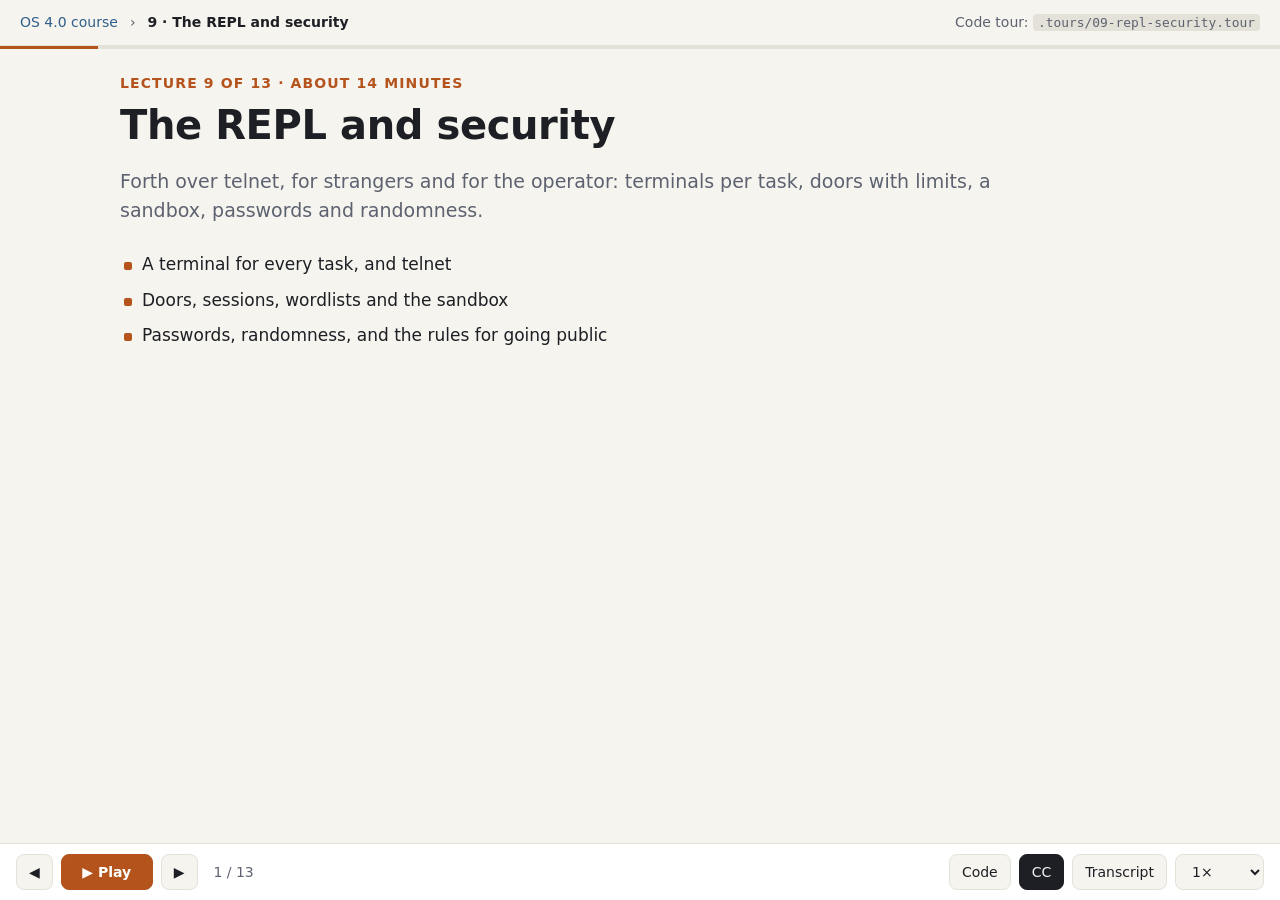
<file: docs/course/09-repl-security.html>
<!doctype html>
<html lang="en-GB">
<head>
<meta charset="utf-8">
<meta name="viewport" content="width=device-width, initial-scale=1">
<title>The REPL and security · OS 4.0 course</title>
<link rel="stylesheet" href="course.css">
</head>
<body data-tour="09-repl-security">

<header class="top">
  <a href="index.html">OS 4.0 course</a> <span>›</span> <span class="lecture">9 · The REPL and security</span>
  <span class="spacer"></span>
  <span class="tour">Code tour: <code>.tours/09-repl-security.tour</code></span>
</header>

<main class="stage">

<!-- 1 -->
<section class="slide" data-code="1">
  <div class="kicker">Lecture 9 of 13 · about 14 minutes</div>
  <h1>The REPL and security</h1>
  <p class="lede">Forth over telnet, for strangers and for the operator: terminals per task, doors with limits, a sandbox, passwords and randomness.</p>
  <ul class="points" style="margin-top:28px">
    <li data-step="2">A terminal for every task, and telnet</li>
    <li data-step="2">Doors, sessions, wordlists and the sandbox</li>
    <li data-step="3">Passwords, randomness, and the rules for going public</li>
  </ul>
  <div class="talk">
    <p>OS 4.0 serves its Forth prompt over the network. Port four thousand is a sandbox that anyone may use. Port four thousand and one is the full Forth, for the operator, behind a password. A MUD is exactly this shape: strangers get a limited language, and the owner gets everything.</p>
    <p>This lecture shows how that's built. First, how each task gets its own terminal, so a REPL can talk to a network connection as easily as to the console. Then the doors that admit sessions, with limits, and the wordlists that decide what a session can see.</p>
    <p>Last, the security underneath: how the admin password is stored and checked, where the system's random numbers come from, and the rules that must hold before the system faces the internet.</p>
  </div>
</section>

<!-- 2 -->
<section class="slide" data-code="2">
  <h2>Every task has a terminal</h2>
  <div class="cols">
    <div>
      <pre class="code" data-src="forth/output.fs" data-step="1">user 'type   ' console-type 'type !
user 'key    ' (console-key) 'key !
user 'key?   ' console-key? 'key? !
user emitted                          <span class="c">\ EMIT's character</span>
: <span class="w">type</span>    ( addr u -- )  'type @ execute ;</pre>
      <div class="src"><a href="../../forth/output.fs" data-ref="forth/output.fs:type">forth/output.fs › type</a></div>
    </div>
    <div class="figure" data-step="2">
      <svg viewBox="0 0 400 210" role="img" aria-label="The console task's vectors point at the serial port; a session task's point at its TCP connection">
        <defs><marker id="r1" viewBox="0 0 10 10" refX="8" refY="5" markerWidth="7" markerHeight="7" orient="auto-start-reverse"><path class="fill-muted" d="M0 0 L10 5 L0 10 z"/></marker></defs>
        <rect class="box blue" x="10" y="20" width="150" height="60" rx="6"/><text x="85" y="46" text-anchor="middle">console</text><text x="85" y="66" text-anchor="middle" class="mono">'type 'key</text>
        <rect class="box faint" x="240" y="20" width="150" height="60" rx="6"/><text x="315" y="55" text-anchor="middle">serial port</text>
        <path class="line" d="M 160 50 L 236 50" marker-end="url(#r1)"/>
        <rect class="box accent" x="10" y="120" width="150" height="60" rx="6"/><text x="85" y="146" text-anchor="middle">session task</text><text x="85" y="166" text-anchor="middle" class="mono">'type 'key</text>
        <rect class="box green" x="240" y="120" width="150" height="60" rx="6"/><text x="315" y="146" text-anchor="middle">TCP connection</text><text x="315" y="166" text-anchor="middle" class="small">via telnet.fs</text>
        <path class="line" d="M 160 150 L 236 150" marker-end="url(#r1)"/>
      </svg>
    </div>
  </div>
  <ul class="points below">
    <li data-step="3"><code>type</code>, <code>key</code>, <code>key?</code> and <code>bye</code> call through vectors in the user area</li>
    <li data-step="4">So the same REPL, <code>accept</code>, <code>.</code> and <code>words</code> serve any terminal</li>
  </ul>
  <div class="talk">
    <p>The trick that makes a network REPL easy is this. Type, which every output word ends in, doesn't talk to hardware. It fetches an execution token from a user variable called tick-type, and runs it. Key and key-query work the same way, and so does bye.</p>
    <p>Because those vectors live in the user area, every task has its own. The console's point at the serial port. A telnet session's task points them at its own TCP connection, through the telnet code.</p>
    <p>So the REPL needs no network code at all. The same interpret loop, the same accept for reading a line, the same dot and words, all work on whichever terminal the running task has. And because they're per task, two sessions can be typing at once, each seeing only its own output.</p>
  </div>
</section>

<!-- 3 -->
<section class="slide" data-code="3">
  <h2>Just enough telnet</h2>
  <pre class="code" data-src="forth/net/telnet.fs" data-step="1">create character-mode  iac c, will c, opt-echo c,  iac c, will c, opt-sga c,
: <span class="w">telnet-terminal</span>  ( conn -- )  <span class="c">\ this task's terminal is conn from now on</span>
  dup term-conn !  0 after-cr !
  ['] telnet-type 'type !  ['] telnet-key 'key !  ['] telnet-key? 'key? !
  character-mode 6 rot send ;</pre>
  <div class="src"><a href="../../forth/net/telnet.fs" data-ref="forth/net/telnet.fs:telnet-terminal">forth/net/telnet.fs › telnet-terminal</a></div>
  <ul class="points below">
    <li data-step="2">"I will echo, I will suppress go-ahead": the client sends each key as typed</li>
    <li data-step="3">So <code>accept</code> echoes and edits, exactly as on the serial console</li>
    <li data-step="4">In: commands skipped, CR LF made one line end. Out: LF becomes CR LF</li>
  </ul>
  <div class="talk">
    <p>Telnet is the oldest remote terminal protocol, and the system speaks just enough of it. When a session starts, telnet-terminal points the task's vectors at the connection, and sends six bytes of negotiation: I will echo, and I will suppress go-ahead.</p>
    <p>Those two options put the client into character mode. It stops echoing locally and sends each key as it's pressed. That's exactly what the serial console does, so accept, the word that reads a line, can do its own echoing and backspacing in the same way for both.</p>
    <p>The rest is translation. Incoming, telnet commands are recognised and skipped, and the line ends that different clients send are reduced to one. Outgoing, a line feed becomes carriage return and line feed, and the special command byte is doubled so it can't be mistaken for a command.</p>
  </div>
</section>

<!-- 4 -->
<section class="slide" data-code="4">
  <h2>Doors, with limits</h2>
  <div class="cols">
    <div>
      <pre class="code" data-src="forth/net/repl.fs" data-step="1">sandbox-port ' sandbox-session 16 port-door sandbox-door
admin-port ' admin-session 4 port-door admin-door</pre>
      <pre class="code below" data-src="forth/net/repl.fs" data-step="2">: <span class="w">admit</span>  ( conn door -- )
  dup door.count @  over door.limit @ &lt; 0= if  drop away exit  then
  1 over door.count +!
  over ['] run-session ['] spawn catch
  if  2drop  -1 swap door.count +!  drop-connection  else  drop 2drop  then ;</pre>
      <div class="src"><a href="../../forth/net/repl.fs" data-ref="forth/net/repl.fs:admit">forth/net/repl.fs › admit</a></div>
    </div>
    <ul class="points">
      <li data-step="1">A door: its port, the word that runs its sessions, its limit, its count</li>
      <li data-step="2">Full: a task says "try again later" and closes</li>
      <li data-step="3">No task to be had (-275): the connection is reset</li>
      <li data-step="4">A listener task per door, under <code>restarting</code>; an app can make doors of its own</li>
    </ul>
  </div>
  <div class="talk">
    <p>Each port is a door, made with port-door. A door holds its port number, the word that runs a session, how many sessions it allows at once, and how many it has, and the doors are kept in a list. The sandbox door allows sixteen; the admin door, four.</p>
    <p>A listener task waits at each door. For every connection it accepts, it calls admit. If the door is full, the connection is handed to a short-lived task that tells the client to try again later, and closes. Otherwise the count goes up and a pooled task is spawned to run the session.</p>
    <p>Spawn can fail, with <span data-say="minus two seven five">-275</span>, when every worker in the pool is busy. Admit catches that, puts the count back, and resets the connection. The listener itself carries on: a flood of connections costs connections, never the door.</p>
    <p>Nothing here is special to the REPL. An application makes a door of its own the same way, with its own port, its own session word and its own limit, and gets the cap and the polite refusal for free. That's how the MUD serves its players.</p>
  </div>
</section>

<!-- 5 -->
<section class="slide" data-code="5">
  <h2>A session's life</h2>
  <pre class="code" data-src="forth/net/repl.fs" data-step="1">: (session)  ( conn run-xt -- )  swap telnet-terminal  execute ;
: tidy-session  ( i*x -- )  reset  only  false hidden !  1 sessions-served +! ;
: <span class="w">session</span>  ( conn door -- )
  over &gt;r  dup &gt;r  'bye @ &gt;r  door.run @
  0 eof !  ['] end-session 'bye !  0 state !  decimal
  session-idle @ io-timeout !
  ['] (session) catch ?dup if  ['] farewell catch if drop then  then
  console-terminal  0 io-timeout !  r&gt; 'bye !
  -1 r&gt; door.count +!  r&gt; close-connection  tidy-session ;</pre>
  <div class="src"><a href="../../forth/net/repl.fs" data-ref="forth/net/repl.fs:session">forth/net/repl.fs › session</a></div>
  <ul class="points below">
    <li data-step="1">Set up: <code>bye</code> ends the session, not the system; ten minutes without input is -273</li>
    <li data-step="2">The terminal and the door's word, both under <code>catch</code></li>
    <li data-step="3">However it ends: the door's place back, the connection closed, the task put back. Proven</li>
  </ul>
  <div class="talk">
    <p>This is a session from start to finish, and it runs in a pooled task. First, set up: keep the connection and the door on the return stack, point bye at a word that just ends the session, because bye on the console would shut the machine down, and start in decimal, not compiling. Then set the idle timeout, ten minutes. If the client goes quiet for that long, the next key it's waiting for throws <span data-say="minus two seven three">-273</span>, and the session ends.</p>
    <p>Then, under catch, the session itself: make the connection this task's terminal, and run the door's word, which for the sandbox and admin doors sets the search order and then runs the ordinary REPL.</p>
    <p>However it ends, by bye, by the client hanging up, by a timeout or by an error, everything is put back. The terminal goes back to the console, the door's count goes down, the connection is closed, and the stack, the state and the search order are reset. The task returns to the pool clean, ready for the next client.</p>
    <p>Setting up the terminal used to come before the catch. It sends six bytes, and if the client had already gone, that send threw, and nothing was put back. The door kept the place taken, so sixteen such clients shut the sandbox door for good. A proof found it: it shows that whatever the session's work does, the door's place is given back and the connection closed.</p>
  </div>
</section>

<!-- 6 -->
<section class="slide" data-code="6">
  <h2>What a task can see: the search order</h2>
  <div class="cols">
    <div>
      <pre class="code" data-src="forth/interpreter.fs" data-step="1">user #order
max-order user-cells context                     <span class="c">\ the search order, first one first</span></pre>
      <pre class="code below" data-src="forth/interpreter.fs" data-step="2">: <span class="w">find-name</span>  ( addr u -- nt | 0 )  <span class="c">\ in the search order</span>
  #order @ 0 ?do
    2dup i order@ wid-latest search-list ?dup if  nip nip unloop exit  then
  loop 2drop 0 ;</pre>
      <div class="src"><a href="../../forth/interpreter.fs" data-ref="forth/interpreter.fs:find-name">forth/interpreter.fs › find-name</a></div>
    </div>
    <ul class="points">
      <li data-step="1">A wordlist: a chain of words of its own</li>
      <li data-step="1">Each task has its own search order, in its user area</li>
      <li data-step="2">Lookups try those wordlists, and see nothing else</li>
      <li data-step="3">A task whose order is the sandbox alone can reach nothing more</li>
    </ul>
  </div>
  <div class="talk">
    <p>Lecture one described the dictionary as a single linked list. With wordlists, there can be several lists, each with its own chain of words. The full system's words are in one called forth-wordlist.</p>
    <p>Each task has a search order: the list of wordlists to look in, first to last, kept in its user area. Find-name, which every lookup goes through, tries each wordlist in the order, and stops at the first match.</p>
    <p>The security comes from what it doesn't do. A lookup sees only the wordlists in the order. There's no fallback to the full dictionary. So if a task's search order holds only the sandbox wordlist, then every word it can type, and every word it can compile, comes from the sandbox. Nothing else exists, as far as that task is concerned.</p>
  </div>
</section>

<!-- 7 -->
<section class="slide" data-code="7">
  <h2>The sandbox</h2>
  <div class="cols">
    <div>
      <pre class="code" data-src="forth/sandbox.fs" data-step="1">expose +      expose -      expose *      expose /      expose mod    expose /mod
<span class="c">…</span>
expose dup    expose drop   expose swap   expose over   expose rot    expose nip
<span class="c">…</span>
expose .      expose u.     expose .s     expose cr     expose emit   expose space</pre>
      <div class="src"><a href="../../forth/sandbox.fs" data-ref="forth/sandbox.fs:expose">forth/sandbox.fs › expose</a></div>
      <pre class="code below" data-src="tests/repl.out" data-step="2">peer: sandbox A| 2 3 + . 5  ok
peer: sandbox A| here . here ?
peer: sandbox A| : sq dup * ; : ?</pre>
    </div>
    <ul class="points">
      <li data-step="1"><code>expose</code> puts a word into the sandbox as a new word that calls it</li>
      <li data-step="2">Arithmetic, the stack, printing; no <code>:</code>, no <code>@</code> or <code>!</code>, no <code>here</code></li>
      <li data-step="3">A player-facing wordlist never reaches the full dictionary</li>
    </ul>
  </div>
  <div class="talk">
    <p>The sandbox wordlist is built in a short file. Expose takes a word from the full system and makes a new word in the sandbox that just calls it. The list is what a stranger gets: arithmetic, logic, the stack words, and printing.</p>
    <p>What's missing matters more. There's no colon, so no new definitions. No fetch or store, so no reading or writing memory. No here, no execute, no tick. A sandbox session can compute and print, and that's all.</p>
    <p>The transcript from the REPL test shows it. Two plus three works. Here is unknown. And colon is unknown, so a stranger can't even define a word.</p>
    <p>This is one of the hard rules: a player-facing wordlist must never reach the full dictionary. The MUD's player language will be built the same way, with expose, or with words written for players.</p>
  </div>
</section>

<!-- 8 -->
<section class="slide" data-code="8">
  <h2>One dictionary, many tasks</h2>
  <div class="cols">
    <div>
      <pre class="code" data-src="forth/core.fs" data-step="1">: <span class="w">claim</span>    ( -- )
  begin dict-owner @ dup up@ &lt;&gt; and while pause repeat  up@ dict-owner ! ;
: <span class="w">unclaim</span>  ( -- )  dict-owner @ up@ = if 0 dict-owner ! then ;
: <span class="w">header</span>   ( addr len -- )  claim header ;
: <span class="w">,</span>        ( x -- )  claim , ;
: <span class="w">:</span>        ( "name" -- )  claim : ;</pre>
      <div class="src"><a href="../../forth/core.fs" data-ref="forth/core.fs:claim">forth/core.fs › claim</a></div>
    </div>
    <ul class="points">
      <li data-step="1">Words that extend the dictionary claim it first</li>
      <li data-step="2">The REPL gives it up at the end of a line, unless a definition is open</li>
      <li data-step="3">So two admin sessions can't build definitions into each other</li>
      <li data-step="4">Running memory comes from <code>reserve</code>, never <code>here</code></li>
    </ul>
  </div>
  <div class="talk">
    <p>Every task shares one dictionary. That's fine for reading, but two tasks compiling at once would interleave their definitions, a word from one session landing in the middle of another's definition.</p>
    <p>So the words that extend the dictionary, header, comma and colon among them, claim it first. Claim waits, pausing politely, until no other task owns it, then takes it. The REPL gives it up at the end of each line, unless a definition is still open, because a definition can span several lines with pauses in between.</p>
    <p>That's also why memory needed while the system runs, for tasks, connections and files, comes from reserve, at the far end of the dictionary's space. A new connection's record must never be carved out of here while somebody's definition is half-built there.</p>
  </div>
</section>

<!-- 9 -->
<section class="slide" data-code="9">
  <h2>Storing the admin password</h2>
  <div class="cols">
    <div class="figure" data-step="1">
      <svg viewBox="0 0 470 230" role="img" aria-label="A password hash: the iteration count, a random 16-byte salt, and PBKDF2-HMAC-SHA-256 of the password and salt">
        <defs><marker id="r2" viewBox="0 0 10 10" refX="8" refY="5" markerWidth="7" markerHeight="7" orient="auto-start-reverse"><path class="fill-muted" d="M0 0 L10 5 L0 10 z"/></marker></defs>
        <rect class="box faint" x="10" y="20" width="130" height="40" rx="6"/><text x="75" y="45" text-anchor="middle">password</text>
        <rect class="box faint" x="10" y="80" width="130" height="40" rx="6"/><text x="75" y="105" text-anchor="middle">random salt</text>
        <rect class="box blue" x="180" y="40" width="130" height="60" rx="6"/><text x="245" y="66" text-anchor="middle">PBKDF2</text><text x="245" y="86" text-anchor="middle" class="small">HMAC-SHA-256</text>
        <path class="line" d="M 140 40 L 176 60" marker-end="url(#r2)"/><path class="line" d="M 140 100 L 176 80" marker-end="url(#r2)"/>
        <text x="245" y="122" text-anchor="middle" class="small">n times: about 250 ms</text>
        <rect class="box accent" x="340" y="40" width="120" height="60" rx="6"/><text x="400" y="75" text-anchor="middle">32-byte hash</text>
        <path class="line" d="M 310 70 L 336 70" marker-end="url(#r2)"/>
        <text x="10" y="170" class="small">stored as a record, blocks 998 and 999:</text>
        <text x="10" y="192" class="mono">iterations · salt · hash</text>
      </svg>
    </div>
    <ul class="points">
      <li data-step="2">Never the password: a slow, salted hash of it</li>
      <li data-step="3">Iterations measured on this machine, stored with the hash</li>
      <li data-step="4">SHA-256, HMAC and PBKDF2 in Forth, checked against the standards' test vectors</li>
    </ul>
  </div>
  <div class="below" data-step="2">
    <pre class="code" data-src="forth/crypto.fs">: <span class="w">hash-password</span>  ( addr len pw -- )  <span class="c">\ a new salt, and the hash of the password</span>
  &gt;r  iterations r@ pw.iterations !
  random r@ pw.salt !  random r@ pw.salt cell+ !
  r@ pw.salt 16 r@ pw.iterations @ r&gt; pw.hash pbkdf2 ;</pre>
    <div class="src"><a href="../../forth/crypto.fs" data-ref="forth/crypto.fs:hash-password">forth/crypto.fs › hash-password</a></div>
  </div>
  <div class="talk">
    <p>The admin password itself is never stored. What's stored is a hash: a fixed-size value computed from the password, from which the password can't be worked back.</p>
    <p>It's made with PBKDF2, a standard way of making that computation deliberately slow: it runs HMAC with SHA-256 thousands of times. A fresh random salt goes in too, so that two identical passwords don't give the same hash, and precomputed tables are useless.</p>
    <p>How many times? The first time a hash is made, the system measures how many rounds take about a quarter of a second on this machine, and uses that. The count is stored alongside the salt and the hash, so a hash made on one machine still checks on another. The whole thing is kept as a crash-safe record on the data disk.</p>
    <p>SHA-256, HMAC and PBKDF2 are all written in Forth, with the inner block of SHA-256 in assembly as a measured hot spot. The tests check them against the published test vectors.</p>
  </div>
</section>

<!-- 10 -->
<section class="slide" data-code="10">
  <h2>Logging in</h2>
  <div class="cols">
    <div>
      <pre class="code" data-src="forth/net/repl.fs" data-step="1">: <span class="w">login?</span>  ( -- flag )  <span class="c">\ three tries at the admin password</span>
  3 0 do
    ." Password: " read-secret admin-pw password?  forget-secret
    if true unloop exit then
    eof @ if false unloop exit then
    2000 ms  ." Wrong password." cr
  loop false ;</pre>
      <div class="src"><a href="../../forth/net/repl.fs" data-ref="forth/net/repl.fs:login?">forth/net/repl.fs › login?</a></div>
    </div>
    <ul class="points">
      <li data-step="1">Typed without echo, and wiped from memory straight after</li>
      <li data-step="2">Three tries, two seconds apart, then goodbye</li>
      <li data-step="3">No password set: port 4001 turns everyone away</li>
      <li data-step="4">Set it on the console: <code>set-admin-password</code></li>
    </ul>
  </div>
  <div class="talk">
    <p>On the admin door, the session's setup word asks for the password. Read-secret reads a line with echo turned off, so it never appears on the screen. Password-query hashes the guess with the stored salt and count, and compares every byte of the two hashes, whatever it finds, so the time taken says nothing about where they differ. A stored count that's out of range, which only a damaged record could hold, is refused without hashing. Then forget-secret wipes the typed password from the buffer straight away.</p>
    <p>There are three tries, with a two-second wait after each wrong one, so guessing over the network is painfully slow, on top of the quarter second the hash itself costs. After three, the session says goodbye and closes.</p>
    <p>Until a password has been set, the admin door turns everyone away. The first password can only be set on the console, with set-admin-password, which asks twice and stores the hash. It makes the hash in a buffer of its own: the sessions share the copy they check against, and hashing pauses, so a session reading the stored hash halfway through once spliced the old salt onto the new hash, and nobody could log in. So the first person who can reach the network never gets the full Forth by default.</p>
  </div>
</section>

<!-- 11 -->
<section class="slide" data-code="11">
  <h2>Random numbers</h2>
  <div class="cols">
    <div>
      <pre class="code" data-src="forth/random.fs" data-step="1">: <span class="w">random</span>  ( -- u )  <span class="c">\ 64 random bits</span>
  1 drawn +!  drawn 8 random-key @ random-key cell+ @ siphash ;</pre>
      <div class="src"><a href="../../forth/random.fs" data-ref="forth/random.fs:random">forth/random.fs › random</a></div>
    </div>
    <ul class="points">
      <li data-step="1">At boot: a 128-bit key from the entropy HAL (virtio-rng; hosted, Linux)</li>
      <li data-step="2">Then <code>random</code> is SipHash of a counter, under that key</li>
      <li data-step="3">Salts, TCP sequence numbers, hash-table keys</li>
      <li data-step="4">Only <code>random.fs</code> calls <code>entropy</code>; everything else uses <code>random</code></li>
    </ul>
  </div>
  <div class="talk">
    <p>Security keeps needing numbers an attacker can't predict: password salts, TCP's initial sequence numbers, and the keys for hash tables that outsiders choose entries for.</p>
    <p>They all come from one word, random. At boot, the system asks the entropy HAL for a hundred and twenty-eight bits of real randomness. On bare metal that's a virtio random number device, which QEMU feeds from the host; on the hosted build, Linux. That becomes a secret key.</p>
    <p>After that, random is just SipHash of a counter under that key. SipHash is a keyed hash: without the key, its outputs can't be predicted, even from earlier ones. It's fast, and it's the same function used for checksums and hash tables elsewhere.</p>
    <p>The rule is that only the random file calls the entropy HAL. Everything else asks random.</p>
  </div>
</section>

<!-- 12 -->
<section class="slide" data-code="13">
  <h2>Before it faces the internet</h2>
  <ul class="points">
    <li data-step="1">Port 4001 stays on <code>127.0.0.1</code>, even with its password</li>
    <li data-step="2">Every <code>docs/tech-debt.md</code> entry marked <b>must fix before public</b> is closed first</li>
    <li data-step="3">Every server sets <code>io-timeout</code>, and catches <code>-275</code></li>
    <li data-step="4">New parsers get cases in the hostile test; new protocols, in the attack tests</li>
  </ul>
  <pre class="code below" data-step="1">docker run --rm -it -p 127.0.0.1:4000:4000 -p 127.0.0.1:4001:4001 -v "${PWD}:/src" os4 make run</pre>
  <div class="talk">
    <p>A few rules hold the line until the system is ready for the open internet.</p>
    <p>The admin port is published only to your own machine, with the one-two-seven address, even though it has a password. The full Forth can do anything the machine can.</p>
    <p>The tech debt register marks some entries as must fix before public. No deployment reachable from the internet happens while any of those is open. The network REPL's own entry, which had no login and no session limits, was closed by the work in this lecture.</p>
    <p>And two habits for new code. Any task serving a remote client sets an IO timeout and catches the pool's limit. And any new parser or protocol gets cases in the hostile test, which throws malformed input at it, and the attack test, which forges and floods.</p>
  </div>
</section>

<!-- 13 -->
<section class="slide">
  <h2>Questions to think about…</h2>
  <ol class="questions">
    <li>A sandbox user types <code>' dup</code>. What happens, and why does it matter that <code>'</code> is not exposed?</li>
    <li>Why measure the hash's iteration count at run time, and why store it with the hash rather than as a constant?</li>
    <li>A session ends while holding the dictionary claim halfway through a definition. Trace what puts things right.</li>
  </ol>
  <div class="talk">
    <p>That's the REPL and its security. Terminals are per-task vectors, telnet is a thin translation, doors limit sessions, sessions always clean up, the search order decides what a session can see, and the password and the random numbers rest on standard cryptography in Forth.</p>
    <p>Three questions to think about: what tick would give a stranger, why the hash's cost is measured rather than fixed, and how a half-finished definition is cleaned up. Next, lecture ten: applications.</p>
  </div>
</section>

</main>

<script src="course.js"></script>
</body>
</html>
</file>
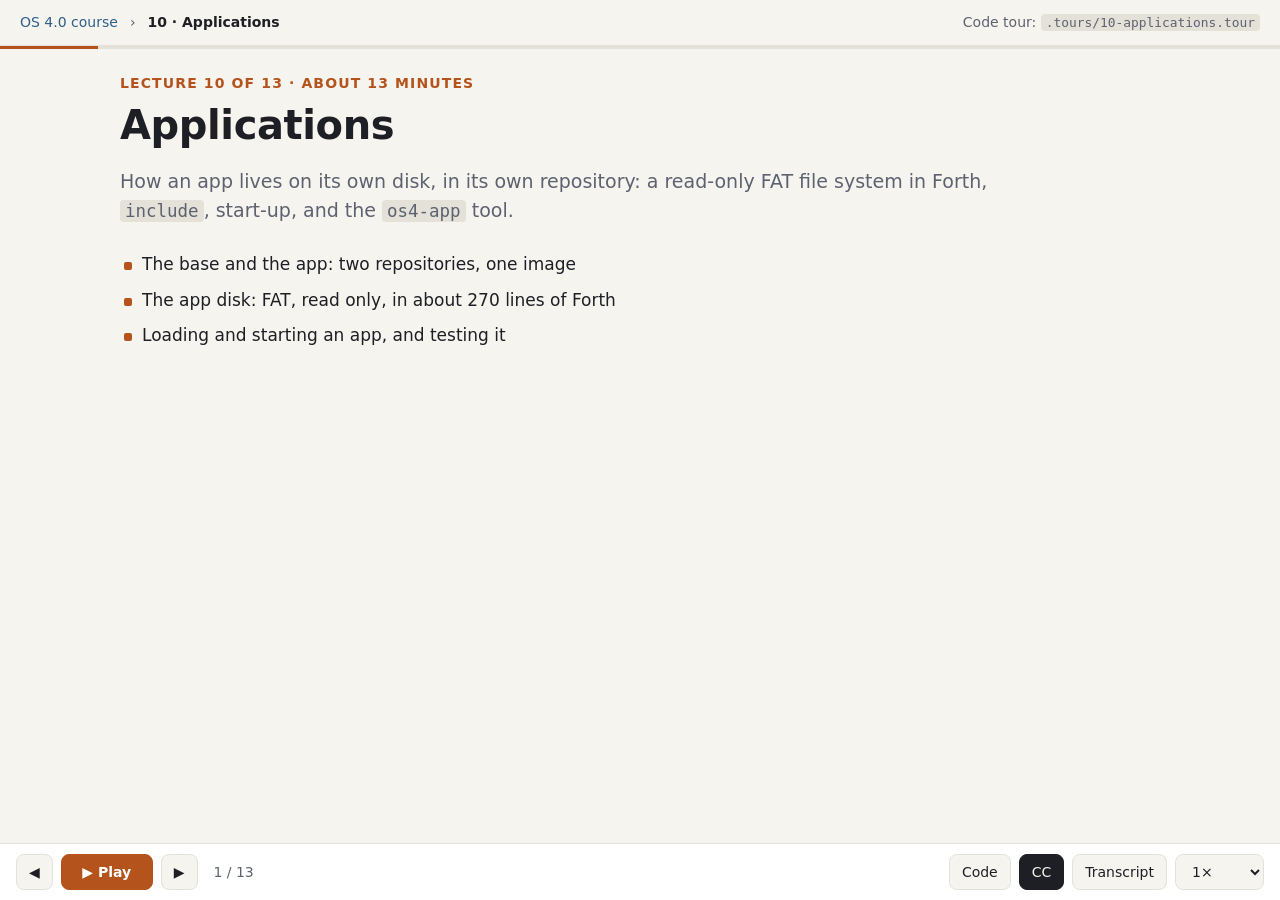
<file: docs/course/10-applications.html>
<!doctype html>
<html lang="en-GB">
<head>
<meta charset="utf-8">
<meta name="viewport" content="width=device-width, initial-scale=1">
<title>Applications · OS 4.0 course</title>
<link rel="stylesheet" href="course.css">
</head>
<body data-tour="10-applications">

<header class="top">
  <a href="index.html">OS 4.0 course</a> <span>›</span> <span class="lecture">10 · Applications</span>
  <span class="spacer"></span>
  <span class="tour">Code tour: <code>.tours/10-applications.tour</code></span>
</header>

<main class="stage">

<!-- 1 -->
<section class="slide" data-code="1">
  <div class="kicker">Lecture 10 of 13 · about 13 minutes</div>
  <h1>Applications</h1>
  <p class="lede">How an app lives on its own disk, in its own repository: a read-only FAT file system in Forth, <code>include</code>, start-up, and the <code>os4-app</code> tool.</p>
  <ul class="points" style="margin-top:28px">
    <li data-step="2">The base and the app: two repositories, one image</li>
    <li data-step="2">The app disk: FAT, read only, in about 270 lines of Forth</li>
    <li data-step="3">Loading and starting an app, and testing it</li>
  </ul>
  <div class="talk">
    <p>OS 4.0 is a base for applications. The MUD will be the first, but it won't live in this repository. This lecture shows how an application is packaged, found, loaded and started, and how it's tested without touching the base.</p>
    <p>We'll start with the split between the base and an app. Then the app disk: a FAT file system, read by a small driver written in Forth, which only ever reads. Then include, which loads Forth source from files, and the few lines that start an app at boot.</p>
    <p>Finally the example app, hello, and the os4-app tool that tests and runs any app against a versioned image of the base.</p>
  </div>
</section>

<!-- 2 -->
<section class="slide" data-code="2">
  <h2>The base and the app</h2>
  <div class="figure" data-step="1">
    <svg viewBox="0 0 900 250" role="img" aria-label="The base repository builds a tagged os4 image; an app repository holds app.fs, its sources and tests, and uses the image's os4-app to test and run">
      <defs><marker id="a1" viewBox="0 0 10 10" refX="8" refY="5" markerWidth="7" markerHeight="7" orient="auto-start-reverse"><path class="fill-muted" d="M0 0 L10 5 L0 10 z"/></marker></defs>
      <rect class="box blue" x="20" y="30" width="250" height="150" rx="10"/><text x="40" y="60">this repository: the base</text>
      <text x="40" y="90" class="small">kernel, boot files, drivers</text><text x="40" y="112" class="small">tests, tools, this course</text><text x="40" y="150" class="mono">docker build -t os4:0.9b .</text>
      <rect class="box green" x="330" y="60" width="220" height="90" rx="10"/><text x="440" y="96" text-anchor="middle" class="mono">os4:0.9b</text><text x="440" y="120" text-anchor="middle" class="small">the base in /opt/os4, os4-app</text>
      <rect class="box accent" x="610" y="30" width="270" height="150" rx="10"/><text x="630" y="60">an app's repository</text>
      <text x="630" y="90" class="mono">app.fs</text><text x="700" y="90" class="small">the entry point</text>
      <text x="630" y="112" class="small">the files it includes</text><text x="630" y="134" class="small">tests/*.in and .out</text>
      <text x="630" y="160" class="mono">os4-app test</text>
      <path class="line" d="M 270 105 L 326 105" marker-end="url(#a1)"/><path class="line" d="M 606 105 L 554 105" marker-end="url(#a1)"/>
      <text x="450" y="220" text-anchor="middle" class="small">an app pins a tagged image: the base can move on without breaking it</text>
    </svg>
  </div>
  <ul class="points below">
    <li data-step="2">Nothing app-specific in the base; nothing of the base's source in an app</li>
    <li data-step="3"><code>examples/hello</code> stands in for an app repository</li>
  </ul>
  <div class="talk">
    <p>There are two kinds of repository. This one is the base: the kernel, the boot files, the drivers, the tools and the tests. Building it makes a Docker image, tagged with a version, such as <span data-say="O S 4, version 0.9 b">os4:0.9b</span>, which holds the built base and a tool called <span data-say="O S 4 app">os4-app</span>.</p>
    <p>An application lives in a repository of its own: an entry point called app dot fs, the files it includes, and its own transcript tests. It never contains the base's source. It names a tagged image, and uses that image to test and run itself.</p>
    <p>That boundary works both ways. The base stays general, with nothing in it for one particular app. And the app pins a version, so the base can change without breaking it until the app chooses to move up.</p>
    <p>In this repository, examples slash hello plays the part of an app's repository.</p>
  </div>
</section>

<!-- 3 -->
<section class="slide" data-code="3">
  <h2>The app disk</h2>
  <div class="cols">
    <div data-step="1">
      <pre class="code" data-src="tools/app-disk.sh">if [ -n "$dir" ] &amp;&amp; [ -e "$dir/.fat16" ]; then
    mkfs.fat -C -F 16 -s 1 -n OS4APP "$img" 16384 &gt;/dev/null
else
    mkfs.fat -C -F 32 -n OS4APP "$img" 65536 &gt;/dev/null
fi</pre>
      <div class="src"><a href="../../tools/app-disk.sh">tools/app-disk.sh</a></div>
    </div>
    <ul class="points">
      <li data-step="1">FAT, made with ordinary tools: <code>mkfs.fat</code>, <code>mcopy</code></li>
      <li data-step="2">Labelled <code>OS4APP</code>; the app's directory copied in</li>
      <li data-step="3">Attached read-only; the OS never writes it</li>
      <li data-step="4">What the app writes goes in blocks on the data disk</li>
    </ul>
  </div>
  <div class="talk">
    <p>An app reaches the machine as a disk of its own. The script that makes it is a few lines: format an image as FAT, labelled <span data-say="O S 4 app">OS4APP</span>, and copy the app's directory onto it. FAT thirty-two normally; FAT sixteen if the app asks for it, which the tests use to exercise both.</p>
    <p>Why FAT? Because ordinary tools on any computer can make one, and so can cloud tooling. Nobody has to learn a custom format to ship an app.</p>
    <p>The system only reads the app disk. QEMU attaches it read-only as well, belt and braces. An app that needs to keep data, player records for a MUD, say, writes it in blocks on the data disk, through the storage layer from lecture six. That's the clean boundary: FAT for what's only read, blocks for what's written.</p>
  </div>
</section>

<!-- 4 -->
<section class="slide" data-code="4">
  <h2>Finding the app disk</h2>
  <pre class="code" data-src="forth/files.fs" data-step="1">: <span class="w">find-app-disk</span>  ( -- )  <span class="c">\ into APP-DISK, once</span>
  fat-looked @ if exit then  true fat-looked !
  #disks 0 ?do  i app-disk !  ['] fat-volume? catch if false then  if unloop exit then  loop
  -1 app-disk ! ;</pre>
  <div class="src"><a href="../../forth/files.fs" data-ref="forth/files.fs:find-app-disk">forth/files.fs › find-app-disk</a></div>
  <ul class="points below">
    <li data-step="2"><code>fat-volume?</code> reads the boot sector: geometry, FAT type, and the label</li>
    <li data-step="3">FAT16 or FAT32 by cluster count; FAT12 refused (-277)</li>
    <li data-step="4">Every read goes through the block HAL and one 1 KiB cache, under <code>files-lock</code></li>
  </ul>
  <div class="talk">
    <p>Just like the data disk, the app disk is found by what's on it. Find-app-disk tries each disk in turn. Fat-volume-query reads its boot sector, checks the signature and that the numbers are sane, works out where the tables and the data are, and finally checks the volume label. The first disk labelled <span data-say="O S 4 app">OS4APP</span> wins. A disk whose boot sector is rubbish just throws, which is caught and counts as no.</p>
    <p>Whether it's FAT sixteen or FAT thirty-two is decided the official way, by counting clusters. FAT twelve, used on tiny disks, isn't supported, and gets an error that says so.</p>
    <p>Notice there's no new driver here. The file system reads through the same block HAL as everything else, one kilobyte at a time, with a one-block cache, and a lock so that only one task is on the app disk at once.</p>
  </div>
</section>

<!-- 5 -->
<section class="slide" data-code="5">
  <h2>Clusters and chains</h2>
  <div class="cols">
    <div class="figure" data-step="1">
      <svg viewBox="0 0 470 230" role="img" aria-label="A file is a chain of clusters: the directory entry names the first; the FAT holds each cluster's successor">
        <defs><marker id="a2" viewBox="0 0 10 10" refX="8" refY="5" markerWidth="7" markerHeight="7" orient="auto-start-reverse"><path class="fill-accent" d="M0 0 L10 5 L0 10 z"/></marker></defs>
        <rect class="box blue" x="10" y="20" width="170" height="44" rx="6"/><text x="95" y="40" text-anchor="middle" class="mono">app.fs</text><text x="95" y="56" text-anchor="middle" class="small">first cluster 5</text>
        <text x="10" y="100" class="small">the FAT: each cluster's successor</text>
        <g class="mono">
          <rect class="box" x="10" y="110" width="70" height="40"/><text x="45" y="135" text-anchor="middle">5→6</text>
          <rect class="box" x="80" y="110" width="70" height="40"/><text x="115" y="135" text-anchor="middle">6→9</text>
          <rect class="box faint" x="150" y="110" width="70" height="40"/><text x="185" y="135" text-anchor="middle">7</text>
          <rect class="box faint" x="220" y="110" width="70" height="40"/><text x="255" y="135" text-anchor="middle">8</text>
          <rect class="box" x="290" y="110" width="80" height="40"/><text x="330" y="135" text-anchor="middle">9→end</text>
        </g>
        <path class="line accent" d="M 60 64 L 45 106" marker-end="url(#a2)"/>
        <path class="line accent" d="M 115 154 Q 220 200 325 154" marker-end="url(#a2)"/>
        <text x="10" y="210" class="small">a loop in a broken chain is caught: at most #clusters steps</text>
      </svg>
    </div>
    <div>
      <pre class="code" data-src="forth/files.fs" data-step="2">: <span class="w">next-cluster</span>  ( cluster -- cluster' | 0 )  <span class="c">\ 0 at the end of the chain</span>
  fat-bits @ 32 = if
    4 * fat-start @ + fat-byte le32 $0fffffff and  dup $0ffffff8 u&lt; 0= if drop 0 exit then
  else
    2* fat-start @ + fat-byte le16  dup $fff8 u&lt; 0= if drop 0 exit then
  then ?cluster ;</pre>
      <div class="src"><a href="../../forth/files.fs" data-ref="forth/files.fs:next-cluster">forth/files.fs › next-cluster</a></div>
    </div>
  </div>
  <div class="talk">
    <p>FAT stores files in clusters, runs of sectors. A file's directory entry names its first cluster. The file allocation table, the FAT that gives the system its name, holds one entry per cluster: the number of the next cluster in the file, or a marker for the end.</p>
    <p>Next-cluster reads that entry, four bytes for FAT thirty-two and two for FAT sixteen, and turns the end marker into zero. Then it checks the result is a real cluster number, because the disk could be damaged, or deliberately made wrong.</p>
    <p>One more guard sits in the code that follows chains. A broken chain could loop back on itself, and a naive reader would go round for ever. So it counts the clusters it has followed, and if that ever exceeds the number of clusters on the disk, it throws an I O error instead. A chain that ends before the file's size says it should is an I O error too, and so is a first cluster outside the data area. The test called files bad builds a disk with each of these faults on purpose. Even a read-only file system has to distrust its input.</p>
  </div>
</section>

<!-- 6 -->
<section class="slide" data-code="6">
  <h2>Paths and names</h2>
  <div class="cols">
    <div>
      <pre class="code" data-src="forth/files.fs" data-step="1">: <span class="w">walk-path</span>  ( addr u -- )  <span class="c">\ the file or directory at the path</span>
  ?volume  0 p-cluster !  unbounded p-size !  true p-dir? !
  begin skip-slashes dup while
    p-dir? @ 0= if -38 throw then
    split lookup
  repeat 2drop ;</pre>
      <div class="src"><a href="../../forth/files.fs" data-ref="forth/files.fs:walk-path">forth/files.fs › walk-path</a></div>
    </div>
    <ul class="points">
      <li data-step="1">Start at the root; one directory per <code>/</code></li>
      <li data-step="2">Long file names are read; short ones shown as <code>NAME.EXT</code></li>
      <li data-step="3">Names match without regard to case</li>
      <li data-step="4">Not there: -38, non-existent file</li>
    </ul>
  </div>
  <div class="talk">
    <p>Opening a file starts with its path. Walk-path begins at the root directory and takes the path apart at each slash. For each part, it looks the name up in the current directory, which must really be a directory, and moves into what it found.</p>
    <p>Directory entries come in two flavours. Every file has a short name, eight characters and a three-character extension, a relic of the nineteen-eighties. Most also have a long name, stored in extra entries just before it, thirteen characters at a time. The reader puts long names back together, and falls back to the short one when there isn't a long one.</p>
    <p>Names are matched without regard to case, as Windows does, so an app can include greeting dot fs in whatever case it likes. A name that isn't found throws <span data-say="minus thirty-eight">-38</span>, the standard code for a file that doesn't exist.</p>
  </div>
</section>

<!-- 7 -->
<section class="slide" data-code="7">
  <h2>The standard file words</h2>
  <div class="cols">
    <div>
      <pre class="code" data-src="forth/files.fs" data-step="1">: <span class="w">open-file</span>  ( addr u fam -- fileid ior )
  drop  ['] (open-file) ['] lock-files catch ?dup if  &gt;r drop 2drop 0 r&gt;  else 0 then ;</pre>
      <div class="src"><a href="../../forth/files.fs" data-ref="forth/files.fs:open-file">forth/files.fs › open-file</a></div>
      <pre class="code below" data-step="2">variable rooms
s" data/rooms.txt" r/o open-file throw  rooms !
pad 255 rooms @ read-line throw  <span class="c">( len flag )</span>
rooms @ close-file throw</pre>
    </div>
    <ul class="points">
      <li data-step="1">Standard Forth: <code>open-file read-file read-line file-size close-file</code></li>
      <li data-step="2">An <b>ior</b>: 0, or a throw code to pass to <code>throw</code></li>
      <li data-step="3">Open files from a pool of 16, in <code>reserve</code>d memory (-276 beyond)</li>
      <li data-step="4"><code>r/o</code> is the only access method there is</li>
    </ul>
  </div>
  <div class="talk">
    <p>Apps use the standard Forth file words, so Forth programmers already know them. Open-file, read-file, read-line, file-size and close-file.</p>
    <p>The standard words don't throw. They return an I O result, called an ior, alongside their results: zero for success, or an error code. In OS 4.0 that code is a throw code, so the usual idiom is to pass it straight to throw, as the example here does. Inside, each word does its work under catch and the files lock, and turns any error into the ior.</p>
    <p>Open files come from a pool of sixteen, in memory taken with reserve, so a leaked file can't grow the dictionary. A seventeenth open fails with too many open files.</p>
    <p>And read-only is the only access method. There's no word to write a file.</p>
  </div>
</section>

<!-- 8 -->
<section class="slide" data-code="8">
  <h2><code>include</code>: loading source from files</h2>
  <div class="cols">
    <div>
      <pre class="code" data-src="forth/files.fs" data-step="1">: <span class="w">include-lines</span>  ( f -- )
  &gt;r  begin  r@ f.buf /line r@ read-line throw  while
    dup /line = if -278 throw then
    #tib !  r@ f.buf 'tib !  0 &gt;in !  1 r@ f.line# +!
    'interpret @ execute  pause
  repeat  drop r&gt; drop ;</pre>
      <div class="src"><a href="../../forth/files.fs" data-ref="forth/files.fs:include-lines">forth/files.fs › include-lines</a></div>
    </div>
    <ul class="points">
      <li data-step="1">A line at a time into the file's own buffer, then <code>interpret</code></li>
      <li data-step="2">The file stays on the return stack: definitions may span lines</li>
      <li data-step="3">Lines up to 255 characters (-278 beyond); CR LF is fine</li>
      <li data-step="4">An error: <code>app.fs:12:</code> from the innermost file</li>
    </ul>
  </div>
  <div class="talk">
    <p>Include loads Forth source from a file. Underneath, include-lines reads the file a line at a time, into a buffer that belongs to that open file. It points the interpreter's input at the line, counts the line for error reports, and interprets it, pausing after each line so other tasks keep running during a long load.</p>
    <p>One detail is worth noticing. The file handle is kept on the return stack, not the data stack. That's because a colon definition can span several lines, and while it's open the compiler keeps its own values on the data stack, for if and begin and so on. A file handle there would be buried, or worse, mistaken for one of them. That was a real bug, caught by a test with a multi-line definition.</p>
    <p>Lines can be up to two hundred and fifty-five characters, and Windows line endings are handled. And an error inside an included file reports the file name and line, from the innermost file, so a mistake in a nested include points at the right place.</p>
  </div>
</section>

<!-- 9 -->
<section class="slide" data-code="9">
  <h2>Starting an app</h2>
  <pre class="code" data-src="forth/app.fs" data-step="1">: <span class="w">(boot-app)</span>  ( -- )
  s" app.fs" included
  s" main" app-wordlist search-wordlist if execute then ;
: <span class="w">boot-app</span>  ( -- )
  forth-wordlist app-wordlist 2 set-order  app-wordlist set-current
  ['] (boot-app) catch  forth-wordlist set-current
  ?dup if  ." app: " .error reset  then ;
: <span class="w">start-app</span>  ( -- )  app? if boot-app else start-repl then ;</pre>
  <div class="src"><a href="../../forth/app.fs" data-ref="forth/app.fs:boot-app">forth/app.fs › boot-app</a></div>
  <ul class="points below">
    <li data-step="2">The app's words go in <code>app-wordlist</code>, searched first</li>
    <li data-step="3"><code>main</code>, if the app defines one, starts its tasks and returns</li>
    <li data-step="4">An error is reported and the console comes up anyway; no app: the network REPL</li>
  </ul>
  <div class="talk">
    <p>Here's the whole of app start-up. Start dot fs calls start-app as the system boots. If the app disk holds app dot fs, boot-app runs; otherwise the base starts the network REPL, as before.</p>
    <p>Boot-app makes a wordlist for the app, puts it first in the search order, and makes it current, so every definition the app makes goes there, apart from the base's. Then, under catch, it includes app dot fs, and, if the app defined a word called main, runs it. Main's job is to start the app's tasks and return promptly.</p>
    <p>If anything goes wrong, the error is reported with its file and line, prefixed with app, and the system carries on: the console comes up regardless. A broken app never stops the machine from booting, so you can always get in and look.</p>
    <p>With an app, the network REPL is the app's to choose. It can serve clients through a door of its own, made with port-door, and call start-admin to keep the operator's full Forth on port <span data-say="four thousand and one">4001</span> without the sandbox.</p>
  </div>
</section>

<!-- 10 -->
<section class="slide" data-code="10">
  <h2>hello: an example app</h2>
  <pre class="code" data-src="examples/hello/app.fs" data-step="1">: <span class="w">greeter</span>  ( -- )  <span class="c">\ for ever: RESTARTING runs it again if it ends</span>
  5000 io-timeout !                     <span class="c">\ a client that stops reading is given up</span>
  hello-port listen
  begin
    hello-port accept-connection  dup ['] greet catch if  drop drop-connection  else drop then
  again ;

task hello-task
: <span class="w">main</span>  ( -- )
  ['] greeter ['] restarting hello-task start-with
  ." hello: listening on port " hello-port (.) type cr ;</pre>
  <div class="src"><a href="../../examples/hello/app.fs" data-ref="examples/hello/app.fs:main">examples/hello/app.fs › main</a></div>
  <ul class="points below">
    <li data-step="2">A task of its own, supervised by <code>restarting</code></li>
    <li data-step="3">An <code>io-timeout</code>, and a <code>catch</code> per client: the habits from lectures 5 and 8</li>
  </ul>
  <div class="talk">
    <p>Hello is the example app. It greets whoever connects to port five thousand, tells them which visitor they are, and hangs up. Its app dot fs includes a second file, greeting dot fs, just to show include at work.</p>
    <p>Main does what main should: it starts the greeter in a task of its own, under restarting, so the greeter comes back if it ever stops, and prints a line to say it's listening. Then it returns, and the console comes up.</p>
    <p>The greeter shows the habits from earlier lectures, in a real app. It sets an IO timeout, so a client that stops reading is given up after five seconds. And each client is greeted under its own catch, so a client that misbehaves costs that client's connection, and the greeter carries on to the next.</p>
  </div>
</section>

<!-- 11 -->
<section class="slide" data-code="11">
  <h2>Testing and running an app</h2>
  <div class="cols even">
    <div>
      <pre class="code" data-src="examples/hello/tests/hello.out" data-step="1">OS 4.0
hello: listening on port 5000
<span class="c">…</span>
--- peer ---
peer: 5000| Hello from an OS 4.0 app. You are visitor number 1
peer: 5000: closed</pre>
      <div class="src"><a href="../../examples/hello/tests/hello.out">examples/hello/tests/hello.out</a></div>
    </div>
    <ul class="points">
      <li data-step="1">The same transcript tests as the base, with the app as the app disk</li>
      <li data-step="2">A <code>.peer</code> file connects to the app and reports what came back</li>
      <li data-step="3"><code>os4-app test</code>: both builds. <code>os4-app run . 5000</code>: boot it, port forwarded</li>
    </ul>
  </div>
  <pre class="code below" data-step="3">docker run --rm -v "${PWD}:/app" -w /app os4:0.9b os4-app test</pre>
  <div class="talk">
    <p>An app is tested exactly the way the base is: transcript tests in its tests folder, run on both builds, with the app's own directory made into the app disk for each test.</p>
    <p>Hello's test shows the app's start-up line after the banner. Its peer file runs the network peer's connect script, which connects to port five thousand and reports what it was sent. That report appears after the dashes at the end of the transcript: the greeting, then the connection closing.</p>
    <p>The os4-app tool in the image does the work. Test runs the tests on both builds. Run boots the app on bare metal with the ports you name forwarded, keeping its data disk in the app's build folder between runs.</p>
  </div>
</section>

<!-- 12 -->
<section class="slide" data-code="10">
  <h2>Try it</h2>
  <pre class="code" data-step="1"><span class="c"># in examples/hello</span>
docker run --rm -v "${PWD}:/app" -w /app os4:0.9b os4-app test
docker run --rm -it -p 127.0.0.1:5000:5000 -v "${PWD}:/app" -w /app os4:0.9b os4-app run . 5000
<span class="c"># then, from Windows:  telnet localhost 5000</span></pre>
  <pre class="code below" data-step="2"><span class="c">\ on the console of a running app</span>
dir /                                  <span class="c">\ the app disk's files</span>
greeted @ .                            <span class="c">\ visitors so far</span>
include greeting.fs                    <span class="c">\ load a file again</span></pre>
  <div class="talk">
    <p>Build the image from the base first, then go into the hello folder. The first command runs its tests on both builds. The second boots it with port five thousand published to your machine, and telnet gets the greeting.</p>
    <p>On the console of the running app, dir lists the app disk, the app's own variables are right there to look at, and include loads a file from the app disk again. The full Forth is always under the app, for the operator.</p>
  </div>
</section>

<!-- 13 -->
<section class="slide">
  <h2>Questions to think about…</h2>
  <ol class="questions">
    <li>Why keep the app's words in their own wordlist, searched first? What could go wrong if they went straight into <code>forth-wordlist</code>?</li>
    <li>A MUD needs a world that builders edit while it runs. Which parts belong on the app disk, and which in blocks? Why?</li>
    <li><code>main</code> loops for ever instead of returning. What happens at boot, and who notices?</li>
  </ol>
  <div class="talk">
    <p>That's applications. An app is files on a read-only FAT disk, in its own repository, tested against a tagged image of the base. The base finds the disk by its label, reads FAT in a few hundred lines of Forth, includes app dot fs into the app's own wordlist, and runs main.</p>
    <p>Three questions to think about: why the app gets its own wordlist, where a MUD's world should live, and what a main that never returns would do. Next, lecture eleven: testing.</p>
  </div>
</section>

</main>

<script src="course.js"></script>
</body>
</html>
</file>
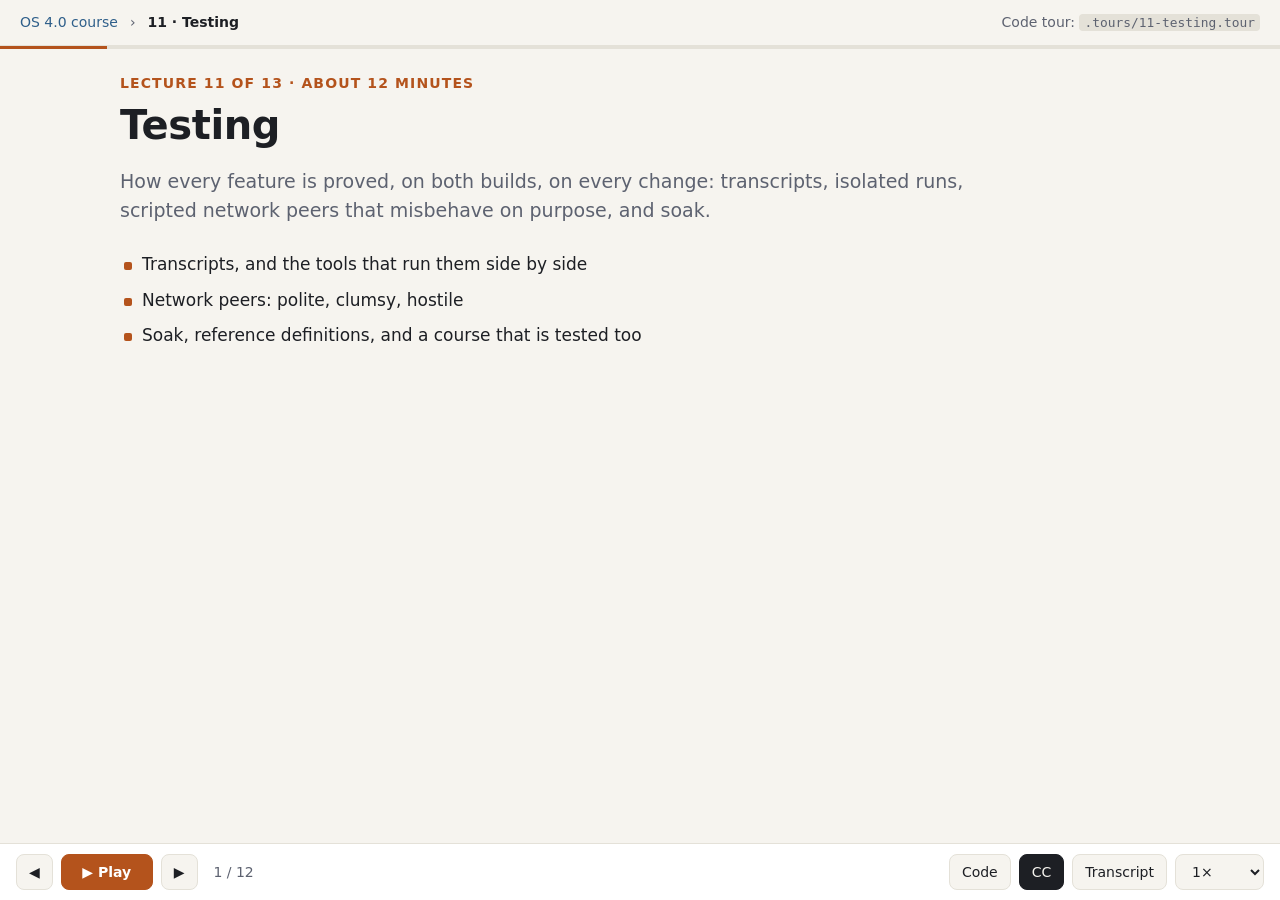
<file: docs/course/11-testing.html>
<!doctype html>
<html lang="en-GB">
<head>
<meta charset="utf-8">
<meta name="viewport" content="width=device-width, initial-scale=1">
<title>Testing · OS 4.0 course</title>
<link rel="stylesheet" href="course.css">
</head>
<body data-tour="11-testing">

<header class="top">
  <a href="index.html">OS 4.0 course</a> <span>›</span> <span class="lecture">11 · Testing</span>
  <span class="spacer"></span>
  <span class="tour">Code tour: <code>.tours/11-testing.tour</code></span>
</header>

<main class="stage">

<!-- 1 -->
<section class="slide" data-code="1">
  <div class="kicker">Lecture 11 of 13 · about 12 minutes</div>
  <h1>Testing</h1>
  <p class="lede">How every feature is proved, on both builds, on every change: transcripts, isolated runs, scripted network peers that misbehave on purpose, and soak.</p>
  <ul class="points" style="margin-top:28px">
    <li data-step="2">Transcripts, and the tools that run them side by side</li>
    <li data-step="2">Network peers: polite, clumsy, hostile</li>
    <li data-step="3">Soak, reference definitions, and a course that is tested too</li>
  </ul>
  <div class="talk">
    <p>This lecture is about how all of this is tested. The rule is simple: every feature adds tests, and the whole suite runs on every change, on both builds. The interesting part is how a small set of tools makes that cheap enough to keep doing.</p>
    <p>We'll look at the transcript format again, and the two tools that run transcripts: one that runs many tests side by side, each in isolation, and one that drives a single system through its console, rebooting where asked.</p>
    <p>Then the network peer, a scripted machine on each test's private network, which can be polite, clumsy, or downright hostile. And finally soak tests, reference definitions, and the check that keeps this course honest.</p>
  </div>
</section>

<!-- 2 -->
<section class="slide" data-code="2">
  <h2>A test is a transcript</h2>
  <div class="cols even">
    <div data-step="1">
      <pre class="code" data-src="tests/exceptions.out">OS 4.0
: risky ( n -- ) dup 0= if -42 throw then . ;  ok
5 ' risky catch . 5 0  ok
0 ' risky catch . . -42 0  ok</pre>
      <div class="src"><a href="../../tests/exceptions.out">tests/exceptions.out</a></div>
    </div>
    <ul class="points">
      <li data-step="1">The <code>.in</code> is typed; the <code>.out</code> must come back byte for byte</li>
      <li data-step="2">Write the <code>.in</code>, run it, then check every value by hand</li>
      <li data-step="3">Standard words: against gforth too</li>
      <li data-step="4">A failure shows a diff, and keeps the output as <code>.actual</code></li>
    </ul>
  </div>
  <div class="talk">
    <p>You met transcripts in lecture zero. Each test is a pair of files. The dot-in file is typed at the console. The dot-out file is the whole session as it should appear: the banner, each line echoed, its output, and <span data-say="okay">ok</span>.</p>
    <p>The workflow matters as much as the format. Write the input. Run it to produce the output. Then, before committing, check every value in it by hand, and for standard Forth words, against gforth, an independent Forth. A transcript only proves something if a person has decided it's right.</p>
    <p>When a test fails, the runner prints a diff between the expected and the actual output, and keeps the actual output in a dot-actual file beside the test, so you can look at the whole session.</p>
  </div>
</section>

<!-- 3 -->
<section class="slide" data-code="3">
  <h2>Two builds, one suite</h2>
  <pre class="code" data-src="Makefile" data-step="1">TEST_HOSTED = --cmd "$(CONSOLE) $(call HOSTED_CMD,{disk}$(comma){appdisk},{port} {peerport})"
TEST_VIRT   = --cmd "$(CONSOLE) $(call VIRT_CMD,{disk},$(NET_TEST),{appdisk})"</pre>
  <pre class="code below" data-src="Makefile" data-step="2">test: check-course test-hosted test-virt proofs</pre>
  <div class="src"><a href="../../Makefile">Makefile › test</a></div>
  <ul class="points below">
    <li data-step="2"><code>tests/</code> on both; <code>tests/hosted/</code> and <code>tests/baremetal/</code> on one each</li>
    <li data-step="3">Hosted: seconds. Bare metal: one VM per test, in parallel, under a minute</li>
    <li data-step="4">The same transcripts on both: the platforms must agree</li>
  </ul>
  <div class="talk">
    <p>The same tests run on both builds. The Makefile defines one command for each: the hosted binary under qemu-aarch64, or a full virtual machine booting through firmware and Limine. Each is given the test's disks and network ports.</p>
    <p>Make test runs the course check, then the hosted suite, then the bare-metal suite, and last the proofs, which take seconds when nothing they cover has changed. Tests in the tests folder run on both. A few that are about one platform, such as the register dump from a CPU fault, live in hosted or bare-metal folders of their own.</p>
    <p>The hosted suite takes seconds. The bare-metal suite boots one virtual machine per test, many at once, and takes under a minute. Because the transcripts are shared, the two platforms are held to exactly the same behaviour.</p>
  </div>
</section>

<!-- 4 -->
<section class="slide" data-code="4">
  <h2>Every test in its own world</h2>
  <div class="cols">
    <div class="figure" data-step="1">
      <svg viewBox="0 0 470 250" role="img" aria-label="Each test gets a fresh data disk, an app disk, and its own pair of UDP ports, so tests run side by side">
        <rect class="box blue" x="10" y="20" width="140" height="60" rx="6"/><text x="80" y="46" text-anchor="middle">test A</text><text x="80" y="66" text-anchor="middle" class="small">ports 21000/1</text>
        <rect class="box blue" x="165" y="20" width="140" height="60" rx="6"/><text x="235" y="46" text-anchor="middle">test B</text><text x="235" y="66" text-anchor="middle" class="small">ports 21002/3</text>
        <rect class="box blue" x="320" y="20" width="140" height="60" rx="6"/><text x="390" y="46" text-anchor="middle">test C</text><text x="390" y="66" text-anchor="middle" class="small">…</text>
        <g class="small">
          <rect class="box green" x="10" y="100" width="140" height="34" rx="4"/><text x="80" y="122" text-anchor="middle">fresh data disk</text>
          <rect class="box accent" x="10" y="140" width="140" height="34" rx="4"/><text x="80" y="162" text-anchor="middle">its app disk</text>
          <rect class="box green" x="165" y="100" width="140" height="34" rx="4"/><text x="235" y="122" text-anchor="middle">fresh data disk</text>
          <rect class="box accent" x="165" y="140" width="140" height="34" rx="4"/><text x="235" y="162" text-anchor="middle">its app disk</text>
        </g>
        <text x="10" y="210" class="small">1024 blocks, volume ID 42; the app disk from</text>
        <text x="10" y="230" class="small">tests/&lt;name&gt;.app/ if there is one, else empty</text>
      </svg>
    </div>
    <div>
      <pre class="code" data-src="tools/run-tests.py" data-step="2">    if output == expected:
        return name, True, ""</pre>
      <div class="src"><a href="../../tools/run-tests.py">tools/run-tests.py › run_test</a></div>
      <ul class="points below">
        <li data-step="2">Setup commands make the disks; the test's command boots</li>
        <li data-step="3"><code>{disk} {appdisk} {port} {peerport} {tools}</code> in commands</li>
        <li data-step="4">A <code>.filter</code> sed script masks what changes per build</li>
      </ul>
    </div>
  </div>
  <div class="talk">
    <p>The runner, run-tests dot py, starts tests in parallel, and the trick that makes that safe is isolation. Every test gets a freshly formatted data disk of its own, a thousand and twenty-four blocks with volume ID forty-two. It gets an app disk, made from a folder named after the test if there is one, otherwise empty. And it gets its own pair of UDP ports, which carry its network.</p>
    <p>Commands name those with placeholders in braces, filled in per test. So the same command line boots every test, each in its own little world, and no test can see another's disk or network.</p>
    <p>Then the comparison is as blunt as can be: is the output exactly the expected bytes? If something in the output legitimately changes from build to build, like an address in a register dump, a filter file next to the test masks it first, with a few sed substitutions.</p>
  </div>
</section>

<!-- 5 -->
<section class="slide" data-code="5">
  <h2>Driving the console</h2>
  <div class="cols">
    <div>
      <pre class="code" data-src="tools/console-run.py" data-step="1">BANNER = b"OS 4.0\n"
CTRL_D = b"\x04"
REBOOT_MARKER = b"\\ --- reboot ---"</pre>
      <div class="src"><a href="../../tools/console-run.py">tools/console-run.py</a></div>
      <pre class="code below" data-src="tests/persist.in" data-step="3">0 &gt;line \ written but never synced
\ --- reboot ---
10 11 index</pre>
      <div class="src"><a href="../../tests/persist.in">tests/persist.in</a></div>
    </div>
    <ul class="points">
      <li data-step="1">Wait for the banner, then type; firmware can't eat the input</li>
      <li data-step="2">Ctrl-D at the end: the Forth powers off or exits</li>
      <li data-step="3">A reboot marker: shut down, boot again on the same disks</li>
      <li data-step="4">Carriage returns removed: one transcript for every platform</li>
    </ul>
  </div>
  <div class="talk">
    <p>Each test's command is wrapped in console-run dot py, which makes a whole operating system behave like a program reading its input.</p>
    <p>It holds the input back until the banner appears, so nothing typed is lost while the firmware and boot loader start up. Then it types the test, and finishes with Control-D, which ends the console's input and makes the system power off, or exit on the hosted build.</p>
    <p>A line that says reboot, between dashes, splits the input. Everything before it runs, the system shuts down, and boots again on the same disks. The persist test uses this: it writes one block and syncs it, writes another without syncing, reboots, and checks that only the synced one survived.</p>
    <p>It also strips carriage returns, so the serial console and the hosted terminal produce identical transcripts.</p>
  </div>
</section>

<!-- 6 -->
<section class="slide" data-code="7">
  <h2>A machine on the other end</h2>
  <div class="figure" data-step="1">
    <svg viewBox="0 0 900 200" role="img" aria-label="The OS at 10.0.2.15 and netpeer.py at 10.0.2.2 exchange raw Ethernet frames as UDP datagrams on 127.0.0.1">
      <defs><marker id="q1" viewBox="0 0 10 10" refX="8" refY="5" markerWidth="7" markerHeight="7" orient="auto-start-reverse"><path class="fill-muted" d="M0 0 L10 5 L0 10 z"/></marker></defs>
      <rect class="box blue" x="20" y="40" width="250" height="90" rx="10"/><text x="145" y="74" text-anchor="middle">OS 4.0</text><text x="145" y="98" text-anchor="middle" class="mono">10.0.2.15</text>
      <rect class="box accent" x="630" y="40" width="250" height="90" rx="10"/><text x="755" y="74" text-anchor="middle" class="mono">netpeer.py</text><text x="755" y="98" text-anchor="middle" class="mono">10.0.2.2</text>
      <path class="line" d="M 274 70 L 626 70" marker-end="url(#q1)"/><path class="line" d="M 626 100 L 274 100" marker-end="url(#q1)"/>
      <text x="450" y="60" text-anchor="middle" class="small">raw Ethernet frames, one per UDP datagram, on 127.0.0.1</text>
      <text x="450" y="124" text-anchor="middle" class="small">QEMU's dgram backend, or the hosted build's network HAL</text>
      <text x="450" y="180" text-anchor="middle" class="small">what the peer finds is printed after "--- peer ---" in the transcript</text>
    </svg>
  </div>
  <ul class="points below">
    <li data-step="2">A <code>.peer</code> file names the script; it starts when the banner appears</li>
    <li data-step="3">It answers ARP and ping, and runs its script against the OS</li>
    <li data-step="4">Scripts: <code>ping udp tcp repl hostile tcp-attack soak connect</code></li>
  </ul>
  <div class="talk">
    <p>Network tests need another machine on the network, so the tests provide one. Netpeer dot py is a complete, if small, network host written in Python, sitting at ten dot nought dot two dot two on each test's private network.</p>
    <p>It doesn't use the host's network at all. The OS's frames are carried as UDP datagrams on the loopback address, one Ethernet frame per datagram. That's the format of QEMU's datagram network back end on bare metal, and of the hosted build's own network HAL, so the same peer works with both builds.</p>
    <p>A test with a dot-peer file names a script. The peer starts as soon as the banner appears, answers ARP and ping like any host, and runs its script against the OS. What it finds is printed at the end of the transcript, after a line of dashes, so the peer's view is checked byte for byte too.</p>
  </div>
</section>

<!-- 7 -->
<section class="slide" data-code="8">
  <h2>Peers that misbehave on purpose</h2>
  <div class="cols even">
    <ul class="points">
      <li data-step="1"><b>tcp</b>: 32 clients at once; one drops a segment, one reorders, one's sequence numbers wrap, one sends everything at once</li>
      <li data-step="2"><b>tcp-attack</b>: a SYN flood past the caps, forged resets and ACKs in and out of the window, an MSS of 0</li>
    </ul>
    <ul class="points">
      <li data-step="3"><b>hostile</b>: malformed frames at every layer, then hundreds of random ones; a ping after each batch must still be answered</li>
      <li data-step="4"><b>repl</b>: sessions that hang up mid-line, go idle, guess passwords, find the door full</li>
    </ul>
  </div>
  <div class="callout below" data-step="5">A new parser or protocol gets cases in <b>hostile</b>. A test that only sends good input proves half the job.</div>
  <div class="talk">
    <p>The peer's scripts are where the testing gets serious, because most of them misbehave on purpose.</p>
    <p>The TCP script runs thirty-two clients at once. One drops a segment the OS sent, so the OS must retransmit. One sends out of order. One starts its sequence numbers just before they wrap. One sends all its lines in a single segment.</p>
    <p>The attack script plays an attacker who can't see the traffic: it floods SYNs past the caps, forges resets and acknowledgements, and offers a maximum segment size of zero. Every connection must survive, or close exactly when it should.</p>
    <p>The hostile script sends malformed frames at every layer, then hundreds of random ones, and checks after each batch that the OS still answers a ping. And the REPL script plays every awkward telnet user there is. The rule that comes out of this: a new parser or protocol gets cases in the hostile test. Proving that good input works is only half the job.</p>
  </div>
</section>

<!-- 8 -->
<section class="slide" data-code="9">
  <h2>Soak: nothing may grow</h2>
  <div class="cols">
    <div>
      <pre class="code" data-src="tests/soak.out" data-step="1">round 2 grew 0 0 0
round 3 grew 0 0 0
round 4 grew 0 0 0
round 5 grew 0 0 0  ok</pre>
      <div class="src"><a href="../../tests/soak.out">tests/soak.out</a></div>
    </div>
    <ul class="points">
      <li data-step="1">Five rounds: telnet sessions, TCP echo clients, pings, UDP</li>
      <li data-step="2">After each, once connections are gone: memory, pooled connections, workers</li>
      <li data-step="3">After round 1, all three must stay at 0</li>
      <li data-step="4">A leak shows up as a number, not a crash weeks later</li>
    </ul>
  </div>
  <div class="talk">
    <p>Some bugs only show over time: a connection record that's never recycled, a task that never returns to the pool. A server that runs for weeks will find them. The soak test finds them in under a minute.</p>
    <p>It runs five rounds of real work at once: telnet sessions, TCP echo clients, pings and UDP echoes. After each round, once every connection has closed, the OS itself reports three numbers against a baseline taken after the first round: dictionary memory used, connection records in the pool, and worker tasks.</p>
    <p>The first round is allowed to grow, because pools fill up to their working size. After that, every number must be zero, round after round. A leak shows up as a number in a transcript, instead of a crash weeks into production.</p>
  </div>
</section>

<!-- 9 -->
<section class="slide" data-code="10">
  <h2>Other ways to be sure</h2>
  <ul class="points">
    <li data-step="1"><b>Reference definitions</b>: <code>tests/reference</code> checks each assembly hot spot against its Forth definition</li>
    <li data-step="2"><b>Real tools</b>: <code>make ping-check</code> pings the OS with the real <code>ping</code></li>
    <li data-step="3"><b>Real stacks</b>: <code>make tcp-check</code> runs real sockets, the host's own TCP, through QEMU's port forward</li>
    <li data-step="4"><b>Apps</b>: <code>make test-app APP=…</code> runs an app's tests with the app as its app disk</li>
  </ul>
  <pre class="code below" data-src="tools/tcp-check.py" data-step="3">stack talks to the OS through QEMU's user networking, which forwards ports 4000
and 4001. Eight sandbox sessions at once on 4000 each send fifty lines of
arithmetic and check every answer; one full-Forth session on 4001 defines and</pre>
  <div class="talk">
    <p>A few more kinds of check complete the picture.</p>
    <p>Reference definitions, from lecture two: every hot spot that moved to assembly keeps its Forth definition, and the reference test checks that the two agree.</p>
    <p>Real tools. Our own peer could share a misunderstanding with our own stack, so two make targets check against software we didn't write. Ping-check pings the OS with the real ping command over a virtual network device. Tcp-check runs real sockets, so the host's own TCP implementation talks to ours, through QEMU's port forwarding, with eight sandbox sessions and an admin session.</p>
    <p>And apps get the same treatment: test-app runs an app's own transcripts on both builds, with the app as each test's app disk. That's what os4-app test calls.</p>
  </div>
</section>

<!-- 10 -->
<section class="slide" data-code="11">
  <h2>The course is tested too</h2>
  <pre class="code" data-src="tools/check-course.py" data-step="1">  data-ref=&quot;FILE:WORD&quot;   ... and defines WORD (a Forth definition, or an
                         assembly defcode, defconst or label)
  &lt;pre data-src=&quot;FILE&quot;&gt;  every line of the excerpt is a line of FILE (spacing
                         aside); a line starting with "…" stands for lines</pre>
  <div class="src"><a href="../../tools/check-course.py">tools/check-course.py</a></div>
  <ul class="points below">
    <li data-step="2">Every excerpt in these lectures is real code, checked line by line</li>
    <li data-step="3">Every named word must still be defined; every tour step must still match</li>
    <li data-step="4">Part of <code>make test</code>: change the code, and the lecture must follow</li>
  </ul>
  <div class="talk">
    <p>Documentation drifts. Code moves on and the explanation stays behind, until it describes a system that no longer exists. This course is protected against that by its own check.</p>
    <p>Every code excerpt you've seen in these lectures is marked with the file it came from, and the check confirms that every line of it is still a line of that file. Every word a slide names must still be defined there. Every step of every code tour must still find its place in its file, and every slide's Code button must point at a step that exists.</p>
    <p>It runs as the first part of make test. So when the code changes, the lecture and the tour that describe it have to change in the same commit, or the suite fails.</p>
  </div>
</section>

<!-- 11 -->
<section class="slide" data-code="2">
  <h2>Writing a test</h2>
  <ol class="points" style="list-style:none">
    <li data-step="1"><b>1.</b> Write <code>tests/name.in</code>: the commands, and a comment line saying what it covers</li>
    <li data-step="2"><b>2.</b> Add <code>name.peer</code>, <code>name.app/</code> or <code>name.filter</code> if it needs them</li>
    <li data-step="3"><b>3.</b> Run it; the output lands in <code>name.actual</code></li>
    <li data-step="4"><b>4.</b> Check every value by hand, and against gforth for standard words</li>
    <li data-step="5"><b>5.</b> Save it as <code>name.out</code>; run the whole suite; commit</li>
  </ol>
  <pre class="code below" data-step="3">docker run --rm -v "${PWD}:/src" os4 make test-hosted     <span class="c"># seconds</span>
docker run --rm -v "${PWD}:/src" os4 make test            <span class="c"># everything</span></pre>
  <div class="talk">
    <p>Here's the recipe for a new test. Write the input, starting with a comment line that says what the test covers, because that comment appears in the transcript too.</p>
    <p>If it needs a network peer, an app disk, or a filter, add those files next to it. Run it: with no dot-out file yet, the test fails, but its output is saved as dot-actual.</p>
    <p>Then the step that matters: read every value, and check it by hand, and against gforth for standard words. Only then save it as the expected output, run the whole suite, and commit.</p>
  </div>
</section>

<!-- 12 -->
<section class="slide">
  <h2>Questions to think about…</h2>
  <ol class="questions">
    <li>The peer and the OS were written by the same people. Which bugs could both share, and which checks catch those?</li>
    <li>Soak allows the first round to grow. Why, and what leak could hide in that first round?</li>
    <li>Choose a feature from any lecture and design its hostile cases: what input would you send, and what must still be true afterwards?</li>
  </ol>
  <div class="talk">
    <p>That's testing. Transcripts checked by hand, run on both builds, each test in its own world; peers that misbehave on purpose; soak for leaks; real tools for a second opinion; and a check that keeps the course true to the code.</p>
    <p>Three questions to think about: what a home-made peer can't catch, what soak's first round might hide, and how to attack a feature of your choice. Next, the last lecture: proofs, which cover every input rather than some.</p>
  </div>
</section>

</main>

<script src="course.js"></script>
</body>
</html>
</file>
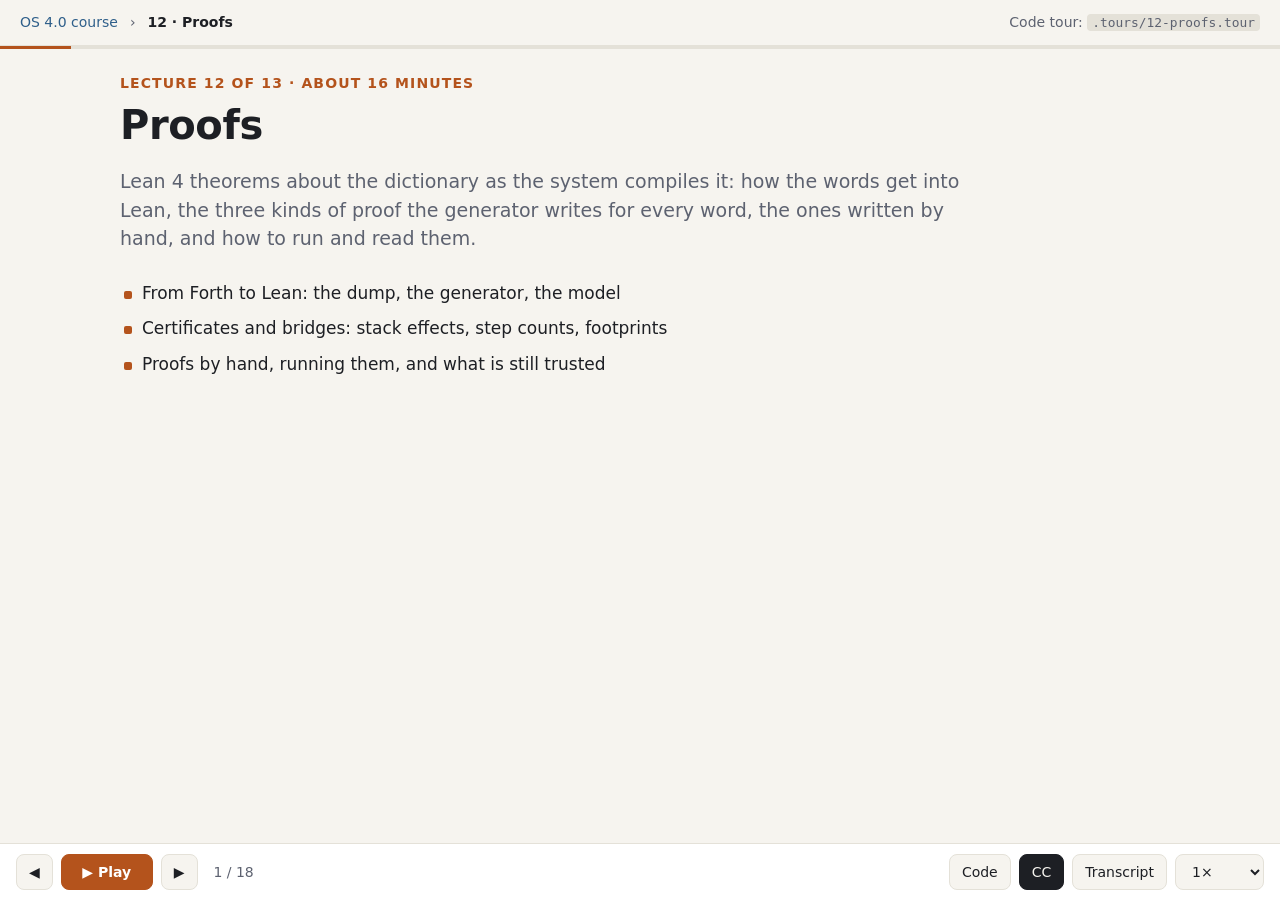
<file: docs/course/12-proofs.html>
<!doctype html>
<html lang="en-GB">
<head>
<meta charset="utf-8">
<meta name="viewport" content="width=device-width, initial-scale=1">
<title>Proofs · OS 4.0 course</title>
<link rel="stylesheet" href="course.css">
</head>
<body data-tour="12-proofs">

<header class="top">
  <a href="index.html">OS 4.0 course</a> <span>›</span> <span class="lecture">12 · Proofs</span>
  <span class="spacer"></span>
  <span class="tour">Code tour: <code>.tours/12-proofs.tour</code></span>
</header>

<main class="stage">

<!-- 1 -->
<section class="slide" data-code="1">
  <div class="kicker">Lecture 12 of 13 · about 16 minutes</div>
  <h1>Proofs</h1>
  <p class="lede">Lean 4 theorems about the dictionary as the system compiles it: how the words get into Lean, the three kinds of proof the generator writes for every word, the ones written by hand, and how to run and read them.</p>
  <ul class="points" style="margin-top:28px">
    <li data-step="2">From Forth to Lean: the dump, the generator, the model</li>
    <li data-step="2">Certificates and bridges: stack effects, step counts, footprints</li>
    <li data-step="3">Proofs by hand, running them, and what is still trusted</li>
  </ul>
  <div class="talk">
    <p>The tests from the last lecture try some inputs, and check what comes back. This lecture is about the other half of being sure: proofs, which cover every input at once.</p>
    <p>The proofs are written in Lean, a language for stating theorems and checking their proofs by machine. We'll see how the Forth words get into Lean, from the dictionary as compiled, and the model of the machine they run on. Then the three kinds of proof the generator writes for every word it can: stack effects, step counts between pauses, and footprints, which say what a word may write.</p>
    <p>Then the proofs written by hand, how to run them all, what to do when one fails, and what is still taken on trust.</p>
  </div>
</section>

<!-- 2 -->
<section class="slide" data-code="2">
  <h2>About the code as compiled</h2>
  <div class="figure" data-step="1">
    <svg viewBox="0 0 900 240" role="img" aria-label="The hosted build loads the boot files; dump-words.fs prints the dictionary; forth2lean.py turns it into generated Lean modules; lake build checks them with the hand-written model, bridges and theorems">
      <defs><marker id="p1" viewBox="0 0 10 10" refX="8" refY="5" markerWidth="7" markerHeight="7" orient="auto-start-reverse"><path class="fill-muted" d="M0 0 L10 5 L0 10 z"/></marker></defs>
      <rect class="box" x="10" y="20" width="170" height="60" rx="6"/><text x="95" y="46" text-anchor="middle">boot files</text><text x="95" y="66" text-anchor="middle" class="small">forth/, hal/</text>
      <rect class="box blue" x="240" y="20" width="170" height="60" rx="6"/><text x="325" y="46" text-anchor="middle">hosted build</text><text x="325" y="66" text-anchor="middle" class="small">boots, loads them all</text>
      <rect class="box blue" x="470" y="20" width="190" height="60" rx="6"/><text x="565" y="46" text-anchor="middle" class="mono">dump-words.fs</text><text x="565" y="66" text-anchor="middle" class="small">build/words.txt</text>
      <rect class="box faint" x="720" y="20" width="170" height="60" rx="6"/><text x="805" y="46" text-anchor="middle" class="mono">forth2lean.py</text><text x="805" y="66" text-anchor="middle" class="small">not trusted to be right</text>
      <path class="line" d="M 182 50 L 236 50" marker-end="url(#p1)"/>
      <path class="line" d="M 412 50 L 466 50" marker-end="url(#p1)"/>
      <path class="line" d="M 662 50 L 716 50" marker-end="url(#p1)"/>
      <rect class="box green" x="720" y="130" width="170" height="70" rx="6"/><text x="805" y="158" text-anchor="middle">generated Lean</text><text x="805" y="180" text-anchor="middle" class="small">Words Specs Costs Foots</text>
      <rect class="box accent" x="240" y="130" width="170" height="70" rx="6"/><text x="325" y="158" text-anchor="middle">written by hand</text><text x="325" y="180" text-anchor="middle" class="small">model, bridges, theorems</text>
      <rect class="box blue" x="470" y="130" width="190" height="70" rx="6"/><text x="565" y="158" text-anchor="middle" class="mono">lake build</text><text x="565" y="180" text-anchor="middle" class="small">checks every proof</text>
      <path class="line" d="M 805 82 L 805 126" marker-end="url(#p1)"/>
      <path class="line" d="M 718 165 L 664 165" marker-end="url(#p1)"/>
      <path class="line" d="M 412 165 L 466 165" marker-end="url(#p1)"/>
      <text x="565" y="228" text-anchor="middle" class="small">reports: build/proof-findings.txt, build/yields.txt, build/footprints.txt</text>
    </svg>
  </div>
  <pre class="code below" data-src="Makefile" data-step="2">proofs-extract: $(GENERATED) $(GENERATED_VIRT)

proofs: proofs-extract
	cd proofs &amp;&amp; LEAN_NUM_THREADS=1 timeout 5400 lake build OS4.Foots.NetTcp
	cd proofs &amp;&amp; LEAN_NUM_THREADS=2 timeout 5400 lake build OS4 OS4Virt OS4.Drivers OS4.Pools OS4.Parsers OS4.IpCheck OS4.Icmp OS4.Ports OS4.Passwords OS4.FindConn OS4.NewConn OS4.Arp</pre>
  <div class="src"><a href="../../Makefile">Makefile › proofs</a></div>
  <div class="talk">
    <p>The proofs are about the system as it is compiled, never about a copy of it. Make proofs boots the hosted build, which loads every boot file. A small Forth program then prints the whole dictionary, word by word, as it ended up in memory. A Python generator turns that into Lean definitions, one per word, and the theorems about them. Lake, Lean's build tool, checks the lot, beside a model of the machine and the theorems written by hand. The bare-metal build's drivers come from a second dump, over the serial console, so the proofs see the network card's driver too. Hand proofs about that driver sit in their own module, Drivers. Whatever the card reports, a received frame is copied only into the caller's buffer, and never more than it holds. And the stores into the card's rings, for the network and the disks alike, land only in those rings and the card's own register. Beside it, other modules cover the network stack: the parsers, which trust no length a header claims; and the connection pool, where closing a connection moves it from the live list to the free list and opening one moves it back, so none is lost.</p>
    <p>Why the dictionary and not the source? A copy written by hand goes stale without anyone noticing. Proofs about what the compiler produced change when the Forth does, and fail the build when a property stops holding. And by the time a word is in the dictionary, the immediate words, if, do, and the rest, have done their work, so there is no second compiler to trust. When the spike that started this tried a bug on purpose, an unsigned comparison made signed, all thirty-six hosted tests passed. Its proof failed.</p>
  </div>
</section>

<!-- 3 -->
<section class="slide" data-code="3">
  <h2>The dump</h2>
  <div class="cols">
    <div>
      <pre class="code" data-src="tools/dump-words.fs" data-step="1"><span class="c">\ Each word is one line, numbers in decimal: "@@ xt kind name cells...", where
\ kind is 0 primitive, 1 colon, 2 constant, 3 variable, 4 other (a DOES&gt; child).</span>
…
  cr ." @@ top " dict-top u.                       <span class="c">\ where reserved memory ends</span>
  here limit !  latest @ begin ?dup while  dup .word  dup limit !  @ pause repeat</pre>
      <div class="src"><a href="../../tools/dump-words.fs" data-ref="tools/dump-words.fs:dump-words">tools/dump-words.fs › dump-words</a></div>
    </div>
    <ul class="points">
      <li data-step="1">One line per word: its xt, its kind, its name, its raw cells</li>
      <li data-step="2">A body ends where the next newer header starts: the Forth decodes nothing</li>
      <li data-step="3"><code>@@ top</code>: where reserved memory ends</li>
      <li data-step="3">Kept until the hosted build changes</li>
    </ul>
  </div>
  <div class="talk">
    <p>The dumper is forty lines of Forth, fed to the hosted build's console. It walks the dictionary from the newest word to the oldest, and prints one line for each: its execution token, its kind, its name, and then its cells as plain numbers. Kind zero is a primitive, one a colon word, then constants, variables, and children of defining words.</p>
    <p>It doesn't decode anything. A word's body simply runs until the next header, so the dump is the raw memory, and all the interpretation happens in one place, in the generator.</p>
    <p>The first line gives the top of the dictionary's space, since memory taken by reserve sits just below it. The dump only changes when the build does, so it's kept between runs.</p>
  </div>
</section>

<!-- 4 -->
<section class="slide" data-code="4">
  <h2>Threads become instruction lists</h2>
  <pre class="code" data-src="forth/core.fs" data-step="1">: <span class="w">+!</span>      ( n addr -- )  dup @ rot + swap ! ;</pre>
  <div class="src"><a href="../../forth/core.fs" data-ref="forth/core.fs:+!">forth/core.fs › +!</a></div>
  <pre class="code below" data-step="1">@[forth] noncomputable def «+!».code : List Ins := [.call Prim.dup, .call Prim.fetch, .call «rot»,
  .call Prim.plus, .call Prim.swap, .call Prim.store, .exit]
noncomputable def «+!» : Sem := thread «+!».code</pre>
  <div class="src">proofs/OS4/Words/Core.lean, generated (wrapped here)</div>
  <ul class="points below">
    <li data-step="2">Each cell decoded: a call, a literal, a branch, a loop instruction, or exit</li>
    <li data-step="3">Forward branches only: <code>thread</code>. Loops: <code>loopThread</code></li>
    <li data-step="3">Callees are defined first; each word's Lean follows its Forth</li>
  </ul>
  <div class="talk">
    <p>Here's a small word, <span data-say="plus store">+!</span>, which adds a number to the cell at an address. Below it is what the generator wrote for it. Each cell of the thread has become one instruction: a call to the duplicate primitive, a call to fetch, a call to the colon word rot, and so on, then exit. The word itself is that list, run by the model's thread interpreter.</p>
    <p>The generator recognises the few cells that aren't calls: a literal and its value, the two branches with their targets, the instructions of do loops, and exit. Branch targets become positions in the list.</p>
    <p>A word whose branches all go forwards runs each instruction at most once, so it's an ordinary thread. A word with a loop is a loop thread, whose meaning is its result if it ends. Callees are always defined before their callers, so every word in Lean is built from words already there.</p>
  </div>
</section>

<!-- 5 -->
<section class="slide" data-code="5">
  <h2>Names, modules, and what is left out</h2>
  <div class="cols">
    <div>
      <pre class="code" data-src="tools/forth2lean.py" data-step="1">        if v &gt;= self.dict_end:
            return f"(dictTop - {self.top - v})" if v &lt; self.top else "dictTop"
…
        return f'(wordAddr "{name}" + {k})' if k else f'(wordAddr "{name}")'</pre>
      <div class="src"><a href="../../tools/forth2lean.py">tools/forth2lean.py › Generator.cell</a></div>
      <pre class="code below" data-step="3">567 of 582 colon words (107 threads with loops)
left out, by what blocks them first:
     6  primitive cf,
     4  defines with DOES>
     3  primitive parse-find</pre>
      <div class="src">what the generator reported when this lecture was written</div>
    </div>
    <ul class="points">
      <li data-step="1">Addresses are named, never their values: the same Lean every boot</li>
      <li data-step="2">A module per boot file: <code>Words/Core.lean</code>, <code>Words/NetTcp.lean</code>; only what changed is re-proven</li>
      <li data-step="3">Left out: words the model can't express, with the reason</li>
    </ul>
  </div>
  <div class="talk">
    <p>The dictionary lands at a different address on every boot, so a literal address in the Lean would change every time, and every proof would be checked again. Instead the generator names addresses. One inside the dictionary is a word's address plus an offset. One in reserved memory is the top of the dictionary less an offset. Proofs can't see the real values, so they hold wherever the dictionary lands.</p>
    <p>The output is split into a module per boot file, each importing only the modules it uses. Change the TCP file, and only what depends on it is proven again.</p>
    <p>Some words can't be expressed yet. The generator leaves each out, and every word that calls one, and says why. When this lecture was written, that was fifteen colon words of five hundred and eighty-two. They compile code fields, or define words with does. The outer interpreter itself, with comma, parse and search list beneath it, is modelled. Run the generator and read its report for today's list.</p>
  </div>
</section>

<!-- 6 -->
<section class="slide" data-code="6">
  <h2>The model</h2>
  <div class="cols even">
    <div>
      <pre class="code" data-src="proofs/OS4/Machine.lean" data-step="1">structure S where
  ds  : List Cell
  rs  : List Cell
  mem : Mem
  up  : Cell                    <span class="c">-- the current task's user area (x23)</span>
  ext : Nat                     <span class="c">-- outside events so far: pauses, clock reads, I/O</span></pre>
      <pre class="code below" data-src="proofs/OS4/Machine.lean" data-step="2">@[forth] def plus   : Sem := bin (· + ·)
@[forth] def pause : Sem := fun s =&gt; .ok { s with mem := worldMem s.ext s.mem, ext := s.ext + 1 }</pre>
      <div class="src"><a href="../../proofs/OS4/Machine.lean" data-ref="proofs/OS4/Machine.lean">proofs/OS4/Machine.lean</a></div>
    </div>
    <ul class="points">
      <li data-step="1">Stacks as lists, top first; memory as bytes, little endian</li>
      <li data-step="2">Each primitive a function, written to mirror its assembly</li>
      <li data-step="3">The outside world unknown: what other tasks, devices and the clock do</li>
      <li data-step="4">CATCH and THROW specified; EXECUTE calls an unknown <code>dispatch</code></li>
      <li data-step="4">Every assumption listed in the header</li>
    </ul>
  </div>
  <div class="talk">
    <p>Machine dot lean is the model the generated words run on. The machine's state is five things: the data stack, as a list with the top first; the return stack; memory, as bytes; the task's user area; and a count of outside events.</p>
    <p>Each primitive is a function from state to state, or to a failure, written to mirror its assembly. Plus takes two items and pushes their sum, modulo two to the sixty-four. Fetch reads eight bytes, little endian.</p>
    <p>The world outside the task is unknown. When a task pauses, other tasks and devices may change any memory, and the clock and the console give unknown answers. Each is an opaque function of the event count, so a theorem holds whatever the world does.</p>
    <p>Catch and throw reach below their own frame on the return stack, which this model can't express, so they're replaced by specifications, and execute calls an unknown dispatch. The header of the file lists every such assumption. They're what we trust without proof.</p>
  </div>
</section>

<!-- 7 -->
<section class="slide" data-code="9">
  <h2>Certificates and bridges</h2>
  <div class="figure" data-step="1">
    <svg viewBox="0 0 900 200" role="img" aria-label="The generator infers a certificate; Lean checks it by decide; a bridge theorem, proven once, turns the checked certificate and the callees' theorems into the word's theorem">
      <defs><marker id="p2" viewBox="0 0 10 10" refX="8" refY="5" markerWidth="7" markerHeight="7" orient="auto-start-reverse"><path class="fill-muted" d="M0 0 L10 5 L0 10 z"/></marker></defs>
      <rect class="box faint" x="10" y="20" width="190" height="70" rx="6"/><text x="105" y="48" text-anchor="middle">generator</text><text x="105" y="70" text-anchor="middle" class="small">infers a certificate</text>
      <rect class="box blue" x="250" y="20" width="190" height="70" rx="6"/><text x="345" y="48" text-anchor="middle">Lean checks it</text><text x="345" y="70" text-anchor="middle" class="small mono">by decide</text>
      <rect class="box accent" x="490" y="20" width="190" height="70" rx="6"/><text x="585" y="48" text-anchor="middle">bridge theorem</text><text x="585" y="70" text-anchor="middle" class="small">proven once, by hand</text>
      <rect class="box green" x="730" y="20" width="160" height="70" rx="6"/><text x="810" y="48" text-anchor="middle">the word's</text><text x="810" y="70" text-anchor="middle">theorem</text>
      <rect class="box green" x="490" y="120" width="190" height="50" rx="6"/><text x="585" y="150" text-anchor="middle">its callees' theorems</text>
      <path class="line" d="M 202 55 L 246 55" marker-end="url(#p2)"/>
      <path class="line" d="M 442 55 L 486 55" marker-end="url(#p2)"/>
      <path class="line" d="M 682 55 L 726 55" marker-end="url(#p2)"/>
      <path class="line" d="M 585 118 L 585 94" marker-end="url(#p2)"/>
    </svg>
  </div>
  <pre class="code below" data-src="proofs/OS4/Spec.lean" data-step="2">theorem thread_spec {code : List Ins} {cert : List Cert} {inp out : Nat}
    (hchk : check code cert inp out = true) (hcalls : CallsMeet code cert) :
    Spec (thread code) inp out 0 0 := by</pre>
  <div class="src"><a href="../../proofs/OS4/Spec.lean" data-ref="proofs/OS4/Spec.lean">proofs/OS4/Spec.lean › thread_spec</a></div>
  <div class="talk">
    <p>All three kinds of generated proof are built the same way. The generator works out a certificate for each word: a fact about the machine before each of its instructions. Lean checks the certificate by computation, with decide: each instruction must take its own fact to its successors'. Then a bridge theorem, proven once by hand, by induction over the thread interpreter, says that a checked certificate, and callees that meet their own theorems, give the word its theorem.</p>
    <p>Two things make this work. A word's proof uses its callees' theorems and never unfolds their code, so the cost doesn't grow with how deep the calls go. And the generator doesn't need to be right. If it infers a wrong certificate, the check fails. Only the bridge has to be right, and Lean has checked that.</p>
  </div>
</section>

<!-- 8 -->
<section class="slide" data-code="11">
  <h2>Stack effects</h2>
  <div class="cols">
    <div>
      <pre class="code" data-src="proofs/OS4/Spec.lean" data-step="1">def Spec (f : Sem) (k j rk rj : Nat) : Prop :=</pre>
      <pre class="code below" data-src="forth/core.fs" data-step="2">: <span class="w">min</span>     ( n1 n2 -- n )  2dup &gt; if swap then drop ;</pre>
      <pre class="code below" data-step="2"><span class="c">-- depths before: 2dup  &gt;  0branch  swap  drop  exit</span>
noncomputable def «min».cert : List Cert := [⟨Bool.true, 2, 0, 2, 4, 0, 0⟩,
  ⟨Bool.true, 4, 0, 2, 1, 0, 0⟩, ⟨Bool.true, 3, 0, 0, 0, 0, 0⟩,
  ⟨Bool.true, 2, 0, 2, 2, 0, 0⟩, ⟨Bool.true, 2, 0, 1, 0, 0, 0⟩,
  ⟨Bool.true, 1, 0, 0, 0, 0, 0⟩]
theorem «min».spec : Spec «min» 2 1 0 0 :=
  thread_spec (code := «min».code) (cert := «min».cert)
    (by decide)
    (And.intro «2dup».spec (And.intro «&gt;».spec …))
theorem «min».comment : Spec «min» 2 1 0 0 :=
  spec_frame «min».spec 0</pre>
      <div class="src">proofs/OS4/Specs/Core.lean, generated (wrapped here)</div>
    </div>
    <ul class="points">
      <li data-step="1">Takes k items, leaves j; touches nothing below; the user area kept</li>
      <li data-step="2">The certificate: both stacks' depths before each instruction</li>
      <li data-step="3">Primitives' effects proven from their models (<code>PrimSpecs.lean</code>)</li>
      <li data-step="4">Every plain stack comment checked against the code</li>
      <li data-step="4"><code>build/proof-findings.txt</code>: words with no fixed effect, or a comment that disagrees</li>
    </ul>
  </div>
  <div class="talk">
    <p>The first kind is the stack effect. Spec of a word, k, j, says: given k items, if the word returns, it leaves j items in their place, touches nothing below them, and leaves the user area alone. The other two numbers are the same for the return stack. Errors are allowed: this is about shape, not success.</p>
    <p>Here's min, and what the generator wrote for it. The certificate lists the depth before each instruction. Two items before two-dup, which takes two and leaves four. Four before greater-than, which leaves three. Three before the branch, which pops its flag. Two before swap, two before drop, and one at exit. Each entry also names the effect its callee must meet, and the proof passes in the callees' own theorems, two-dup's, greater-than's, and so on.</p>
    <p>The primitives' effects are proven straight from their models, case by case, in prim specs dot lean.</p>
    <p>Then each word's stack comment is read, and if it says something plain, like two items in and one out, it's proven too. That's two hundred and sixty-four comments, and none disagree with their code. Some words can't have a fixed effect yet: those whose effect depends on their data, like question-dup, and those that call through a vector, like type. The findings file lists each word whose comment couldn't be proven, with the reason, and it would list any comment that disagrees. That's a bug, in the comment or the code.</p>
  </div>
</section>

<!-- 9 -->
<section class="slide" data-code="12">
  <h2>Steps between pauses</h2>
  <div class="cols">
    <div>
      <pre class="code" data-src="proofs/OS4/Yield.lean" data-step="1">def Cost (f : SemT) (n m : Nat) (p : Bool) : Prop :=
  m ≤ allowance → ∀ s b, b ≤ allowance → n ≤ b → Post n m p b (f s b)</pre>
      <div class="src"><a href="../../proofs/OS4/Yield.lean" data-ref="proofs/OS4/Yield.lean">proofs/OS4/Yield.lean › Cost</a></div>
      <pre class="code below" data-step="3">theorem «net-loop».cost : Cost «net-loop».t 3389 3389 Bool.true :=
  threadT_cost (code := «net-loop».tcode) (cert := «net-loop».tcert) (by decide)
theorem «serve-door».cost : Cost «serve-door».t 1010 1010 Bool.true :=</pre>
      <div class="src">proofs/OS4/Costs/NetNet.lean and NetRepl.lean, generated</div>
    </div>
    <ul class="points">
      <li data-step="1">The watchdog stops a task that runs too long without pausing</li>
      <li data-step="2">Counted in Forth instructions: each cell a step, <code>pause</code> refills</li>
      <li data-step="2">Cost: at most n steps before the first pause, m between pauses</li>
      <li data-step="3">The network task: at most 3389 between pauses, however many connections</li>
    </ul>
  </div>
  <div class="talk">
    <p>The second kind is about the watchdog from lecture five. A task that runs too long without pausing is stopped. For a session that's an error. For the network task, it would stop the network.</p>
    <p>Yield dot lean runs the same threads a second way, counting steps. Each cell of a thread is one step, a primitive included, and pause gives the task its whole allowance back. Cost of a word, n, m, says it takes at most n steps before it first pauses, and at most m between pauses or after the last one. The certificate gives the steps spent before each instruction, and a bridge theorem, built like the one for stack effects, turns it into the word's cost.</p>
    <p>The system tasks' loops are the roots. The network loop is proven to run at most three thousand three hundred and eighty-nine Forth instructions between pauses, and each door's listener at most one thousand and ten, however many connections there are, whatever arrives.</p>
  </div>
</section>

<!-- 10 -->
<section class="slide" data-code="13">
  <h2>What the step counts found</h2>
  <div class="cols even">
    <div>
      <pre class="code" data-src="forth/net/tcp.fs" data-step="1">  conns @ begin ?dup while
…
    pause
  repeat ;</pre>
      <div class="src"><a href="../../forth/net/tcp.fs" data-ref="forth/net/tcp.fs:(tcp-timers)">forth/net/tcp.fs › (tcp-timers)</a></div>
      <pre class="code below" data-src="forth/net/repl.fs" data-step="1">  begin  dup door.port @ accept-connection  over admit  pause  again ;</pre>
      <div class="src"><a href="../../forth/net/repl.fs" data-ref="forth/net/repl.fs:serve-door">forth/net/repl.fs › serve-door</a></div>
    </div>
    <div>
      <pre class="code" data-src="proofs/yields.txt" data-step="2">root net-loop
root serve-door
…
uncounted find-conn         <span class="c">\ a round per connection in the segment's hash bucket</span>
uncounted enqueue           <span class="c">\ a round per connection already waiting to be accepted</span></pre>
      <div class="src"><a href="../../proofs/yields.txt" data-ref="proofs/yields.txt">proofs/yields.txt</a></div>
      <ul class="points below">
        <li data-step="2">Roots, tables of xts, and loops that never pause, each with its bound</li>
        <li data-step="3">A new loop without a pause fails <code>make proofs</code></li>
      </ul>
    </div>
  </div>
  <div class="talk">
    <p>Proving these found two real problems. The TCP timer sweep walked every connection, up to two hundred and fifty-six, each perhaps retransmitting, without pausing once. And a door's listener accepted every waiting connection in one go. Both pass every test, because tests don't open hundreds of connections. Both now pause after each connection, and the sweep holds a lock so the connection it goes to next can't be freed while it waits.</p>
    <p>The yields file says what the proofs start from: the roots, the tables of execution tokens that some words execute from, and the loops that never pause. Those are left out of the count, each with a comment saying what bounds it: a frame's length, a table, a hash bucket. Those bounds are argued, not yet proven. The two largest have since gone: counting connections for a new SYN now pauses after each one, and TCP output sends at most sixteen segments a call, written out without a loop.</p>
    <p>And any other loop without a pause, on the path of a system task, fails the build. So a new one has to pause, or be listed with its reason.</p>
  </div>
</section>

<!-- 11 -->
<section class="slide" data-code="15">
  <h2>Footprints: what a word may write</h2>
  <div class="cols">
    <div>
      <pre class="code" data-src="proofs/OS4/Footprint.lean" data-step="1">inductive Val where
  | any                         <span class="c">-- unknown</span>
  | arg (i : Nat) (k : Cell)    <span class="c">-- data input i (0 the top) plus k</span>
  | user (k : Cell)             <span class="c">-- the user area plus k</span>
  | kaddr (n : String) (k : Cell) <span class="c">-- a kernel variable's address plus k</span></pre>
      <div class="src"><a href="../../proofs/OS4/Footprint.lean" data-ref="proofs/OS4/Footprint.lean">proofs/OS4/Footprint.lean › Val</a></div>
      <pre class="code below" data-src="forth/core.fs" data-step="2">: <span class="w">claim</span>    ( -- )
  begin dict-owner @ dup up@ &lt;&gt; and while pause repeat  up@ dict-owner ! ;</pre>
      <pre class="code below" data-step="2">theorem «claim».foot : Foot «claim» 0 0 0 0
    [⟨(.kaddr "dict-owner" 0), (.num 8)⟩] [] [] :=</pre>
      <div class="src">proofs/OS4/Foots/Core.lean, generated</div>
    </div>
    <ul class="points">
      <li data-step="1">Symbolic values: an input plus k, the user area plus k, a word's address</li>
      <li data-step="2">Regions: bytes from a base, for a length</li>
      <li data-step="3"><code>build/footprints.txt</code>: 544 words write nothing, 80 "anywhere"</li>
      <li data-step="4">The task's own writes: not what others change across a pause</li>
    </ul>
  </div>
  <div class="talk">
    <p>The third kind says what a word may write. A footprint is a list of regions, each some bytes from a base address, and the theorem says every byte outside them keeps its value. It also says where the word's outputs came from. Both are written in symbolic values, relative to the word's entry: an input plus an offset, the user area plus an offset, a word's address, a kernel variable's, a number, or unknown.</p>
    <p>Claim, from the lecture on tasks, waits until no other task owns the dictionary, then takes it. Its proven footprint is one region: the eight bytes of dict-owner. Nothing else, though it loops and pauses. <span data-say="plus store">+!</span> writes only the cell at its address input. Ms writes only its own task's status and wake time.</p>
    <p>The footprints file lists every word's. Most write nothing. Sixty-three may write anywhere. That's safe, not wrong: it means the address was read from memory or computed in a loop, and the generator can't follow it. Those are where a proof by hand is needed.</p>
    <p>The writes counted are the task's own. While it pauses, other tasks and devices change what they like, so the theorem is about addresses the outside world leaves alone. In the Lean, that's called quiet.</p>
  </div>
</section>

<!-- 12 -->
<section class="slide" data-code="18">
  <h2>Proofs by hand: what a word computes</h2>
  <pre class="code" data-src="proofs/OS4/Core.lean" data-step="1">theorem min (a b : Cell) :
    Words.«min» ⟨b :: a :: s, r, m, u, e⟩ = .ok ⟨(if a.slt b then a else b) :: s, r, m, u, e⟩ := by
  forth_auto</pre>
  <div class="src"><a href="../../proofs/OS4/Core.lean" data-ref="proofs/OS4/Core.lean">proofs/OS4/Core.lean › min</a></div>
  <ul class="points below">
    <li data-step="1">For all 2<sup>128</sup> pairs of inputs, not a sample</li>
    <li data-step="2"><code>forth_auto</code>: run symbolically, split each branch, settle each case with <code>bv_decide</code></li>
    <li data-step="3"><code>within</code> is the one-comparison trick; <code>/</code> by zero fails; the standard's ambiguous division, pinned</li>
  </ul>
  <div class="talk">
    <p>The generated proofs are about shape: depth, steps, places written. What a word actually computes needs a theorem written by hand. Core dot lean has them for the stack and arithmetic words. This one says that min, on any two cells, leaves the smaller as a signed number, and nothing else changes.</p>
    <p>The proof is one tactic. It runs the word symbolically, splits each branch it takes, and hands each case to a bit-vector solver, which settles it for every possible input. That's every pair of sixty-four-bit numbers, not a sample.</p>
    <p>The same file proves that within, the usual trick with one unsigned comparison, means low at most n, less than high, whenever low is at most high. That dividing by zero fails. And what the one ambiguous case of division gives: the most negative number divided by minus one.</p>
  </div>
</section>

<!-- 13 -->
<section class="slide" data-code="19">
  <h2>Reference words, proven equal</h2>
  <div class="cols">
    <div>
      <pre class="code" data-src="forth/core.fs" data-step="1">: <span class="w">fill-ref</span>    ( addr u c -- )  swap 0 ?do  2dup swap i + c!  loop 2drop ;</pre>
      <div class="src"><a href="../../forth/core.fs" data-ref="forth/core.fs:fill-ref">forth/core.fs › fill-ref</a></div>
      <pre class="code below" data-src="proofs/OS4/Refs.lean" data-step="2">theorem fill_ref (c u a : Cell) (s r : List Cell) (m : Mem) (p : Cell) (e : Nat) :
    Words.«fill-ref» ⟨c :: u :: a :: s, r, m, p, e⟩ = Prim.fill ⟨c :: u :: a :: s, r, m, p, e⟩ := by
…
theorem fill_ref_foot : Foot Words.«fill-ref» 3 0 0 0 [⟨.arg 2 0, .arg 1 0⟩] [] [] := by</pre>
      <div class="src"><a href="../../proofs/OS4/Refs.lean" data-ref="proofs/OS4/Refs.lean">proofs/OS4/Refs.lean</a></div>
    </div>
    <ul class="points">
      <li data-step="1">Hot spots in assembly keep their Forth as the reference</li>
      <li data-step="2"><code>fill-ref</code> does exactly what the <code>fill</code> primitive's model does</li>
      <li data-step="3">So it writes only its u bytes at addr, where the generator said "anywhere"</li>
    </ul>
  </div>
  <div class="talk">
    <p>From lecture two: when a word moves to assembly for speed, its Forth definition stays as the reference. Fill ref is the Forth version of fill. A test checks they agree on some inputs. This theorem says they agree on all of them.</p>
    <p>It says that fill ref, run on any address, count and character, gives exactly the state the fill primitive's model gives. The proof follows the loop by induction, one pass at a time.</p>
    <p>And it pays off at once. The generated footprint for fill ref is anywhere, because it stores through an address computed in a loop. From the equality, a second theorem gets the exact footprint: the u bytes from the address, and nothing else. That's the pattern for every word that writes through a computed address.</p>
  </div>
</section>

<!-- 14 -->
<section class="slide" data-code="20">
  <h2>Sandbox isolation</h2>
  <pre class="code" data-src="proofs/OS4/Isolation.lean" data-step="1">theorem interpret_isolated (B : Box) (hB : B.Ok)
…
    (d : Cell → Sem) (hd : ∀ xt, B.Allowed xt → d xt = dispatch xt)
    (s : S) (hu : s.up = B.p) (hm : s.mem = B.m0) :
    loopThread (Words.«interpret».code.set 29 (.call (execWith d))) s = Words.«interpret» s := by</pre>
  <div class="src"><a href="../../proofs/OS4/Isolation.lean" data-ref="proofs/OS4/Isolation.lean">proofs/OS4/Isolation.lean › interpret_isolated</a></div>
  <ul class="points below">
    <li data-step="1">EXECUTE replaced by anything that agrees on the sandbox's xts: the same result, for any line</li>
    <li data-step="2">An invariant at each of INTERPRET's 49 instructions, checked one instruction at a time</li>
    <li data-step="3">Frames: <code>parse-name</code> writes only <code>&gt;in</code>, <code>number?</code> only <code>base</code></li>
    <li data-step="4">Its own words keep the setting: proven, given the terminal's <code>type</code> and <code>bye</code></li>
  </ul>
  <div class="talk">
    <p>The brief's hard rule says a player-facing wordlist must never reach the full dictionary. Here it is as a theorem about interpret, as compiled. In the model, execute is an unknown function. So the theorem says: take interpret, and replace its execute with anything at all that agrees with the real one on the sandbox's words. The result is the same, whatever the line holds. So nothing outside the sandbox can make a difference, which means nothing outside it runs.</p>
    <p>The proof is an invariant: a statement at each of interpret's forty-nine instructions about what the stack holds. After find name, the top is zero or one of the sandbox's headers. That header is followed to name to x t and execute. And state is zero, so the compiling branches are never reached. Each instruction is checked on its own.</p>
    <p>For that, the invariant must survive every word interpret calls. Frames show what each may write: parse name only the to in cell, number only base, the rest nothing. None of those touch the search order, state, or the sandbox's headers.</p>
    <p>The sandbox's own words must keep that setting too, and they do. The ones that compute write nothing that matters. The ones that print are proven word by word, in printing dot lean. They print through the task's own type and bye, which run its terminal, the console or its connection. Those are proven too. For a network session, telnet type is checked an instruction at a time, through send and the wait. It rests on a few stated assumptions: no other task writes the sandbox's setting, and the connection's record and what TCP output writes are kept apart from it.</p>
    <p>Those proofs found a real bug. Hold, which builds a number's digits backwards, never checked the edge of its buffer. In base one, a number never runs out of digits, so it wrote on past the buffer into the task's other memory. Now hold throws minus seventeen, the standard error for that, and the proof shows it writes only inside the buffer.</p>
  </div>
</section>

<!-- 15 -->
<section class="slide" data-code="21">
  <h2>Running the proofs</h2>
  <pre class="code" data-step="1">docker run --rm -v "${PWD}:/src" -v os4-lake:/src/proofs/.lake os4 make proofs           <span class="c"># everything</span>
docker run --rm -v "${PWD}:/src" -v os4-lake:/src/proofs/.lake os4 make proofs-extract   <span class="c"># just generate</span></pre>
  <div class="cols even below">
    <ul class="points">
      <li data-step="2">Nothing changed: seconds</li>
      <li data-step="2">A late boot file changed: about a minute</li>
      <li data-step="2"><code>core.fs</code> or the model changed: several minutes</li>
      <li data-step="2">Not yet in <code>make test</code> (TD-30): run it at each milestone and before a merge</li>
    </ul>
    <ul class="points">
      <li data-step="3"><code>build/proof-findings.txt</code>: stack comments that disagree; words with no fixed effect</li>
      <li data-step="3"><code>build/yields.txt</code>: each root's bound, and what is not counted</li>
      <li data-step="3"><code>build/footprints.txt</code>: what each word may write</li>
    </ul>
  </div>
  <div class="talk">
    <p>One command runs it all, in the same Docker image as everything else. The second volume keeps Lake's build directory, thousands of small files, off the slow bind mount, and between runs, so only what changed is proven again. Make proofs extract just generates the Lean, if you want to read it.</p>
    <p>With nothing changed, a run takes seconds. A change to a late boot file, say the REPL, re-proves its own module and those after it, in about a minute. A change to core dot fs, or to the model, which everything imports, re-proves everything and takes several minutes. That's why the proofs are not yet part of make test. They're run at each milestone and before merging a change to the base.</p>
    <p>After a run, read the three reports. The findings first: a stack comment that disagrees with its code is a bug in one or the other. Then the step bounds, and the footprints.</p>
  </div>
</section>

<!-- 16 -->
<section class="slide" data-code="22">
  <h2>When a proof fails</h2>
  <ul class="points">
    <li data-step="1"><b>A new primitive:</b> a model in <code>Machine.lean</code>, its effect in <code>PrimSpecs.lean</code>, its footprint in <code>FootPrims.lean</code>, entries in <code>forth2lean.py</code>'s <code>PRIMS</code> and <code>EFFECTS</code> (and <code>PRIM_FOOTS</code> if it writes or moves values). Until then, every word that uses it is left out</li>
    <li data-step="2"><b>A loop that never pauses</b> on a system task's path: make it pause, or list it in <code>proofs/yields.txt</code> with what bounds it</li>
    <li data-step="3"><b>A theorem stops holding:</b> the code's behaviour changed. Fix the code, or restate the theorem if the change was meant</li>
    <li data-step="4"><b>Never <code>sorry</code>.</b> An unproven theorem is a missing theorem, not a placeholder</li>
  </ul>
  <div class="talk">
    <p>A few failures come up again and again. A new assembly primitive has no meaning in Lean until it's given one: a model in the machine file, its stack effect proven, its footprint proven, and entries in the generator's tables. Until then, the generator leaves out every word that uses it, and says so.</p>
    <p>A new loop that never pauses, somewhere the network task or a listener can reach, fails the step counts. Either it pauses, or it goes in the yields file, with a comment saying what bounds it.</p>
    <p>A hand-written theorem that stops holding means the word now does something else. That's the point. If the change was a mistake, fix the code. If it was meant, state the new behaviour.</p>
    <p>And never write sorry, Lean's way of skipping a proof. A theorem with sorry in it proves nothing, and the build must say so.</p>
  </div>
</section>

<!-- 17 -->
<section class="slide" data-code="23">
  <h2>What is trusted, and what comes next</h2>
  <div class="cols even">
    <ul class="points">
      <li data-step="1"><b>Trusted</b> (TD-31): the primitives' models, CATCH and THROW's specifications, the dumper and the generator's decoding, Lean's kernel</li>
      <li data-step="1">And one abstraction: the world outside the task is unknown</li>
      <li data-step="2">A wrong certificate only fails; a wrong decoding would prove the wrong word</li>
    </ul>
    <ul class="points">
      <li data-step="3"><b>Next:</b> proofs fast enough for <code>make test</code>; what words read</li>
      <li data-step="3"><b>Before players:</b> a stopped task leaves nothing broken (its semaphores, the dictionary and its session, done); crash-safe records; the MUD's own proofs</li>
      <li data-step="4"><b>Before the internet:</b> the network survives any input</li>
      <li data-step="4"><b>Depth:</b> TCP's state machine, primitives against the assembly, cryptography</li>
    </ul>
  </div>
  <div class="talk">
    <p>Every proof rests on something unproven, and here it's written down. The models of the primitives, written to mirror the assembly but not proven against it. The specifications of catch and throw. The dumper, and the generator's decoding of threads. And Lean's own kernel. Plus one deliberate abstraction: whatever is outside the task is unknown, so theorems hold whatever it does.</p>
    <p>Notice the difference between the generator's two jobs. If it infers a wrong certificate, the check fails, so that part needn't be trusted. If it decoded a thread wrongly, Lean would prove things about the wrong word. That's why the decoding is kept small, and listed as trusted.</p>
    <p>The verification plan sets the order of what's next. First, proofs fast enough to run on every change, and footprints for what words read. Before players arrive: that a task stopped at any point leaves nothing broken, that records survive a crash, and proofs for the MUD itself. The first of those has begun, and found two more bugs. A task the watchdog stopped inside get kept its semaphore for ever, and a worker whose error nothing caught became a REPL. Now a stopped task releases every semaphore it holds, and the proof shows it frees exactly those. The next proof, about sessions, found a third. A client that left before its session began kept its place at the door, so sixteen of them shut the door for good. Now the proof shows a session gives its place back and closes its connection, whatever its work does.</p>
    <p>Before the system faces the internet: that the network survives any input. And later, for depth: the TCP state machine, the primitives against their assembly, and the cryptography.</p>
  </div>
</section>

<!-- 18 -->
<section class="slide">
  <h2>Questions to think about…</h2>
  <ol class="questions">
    <li>The generator is not trusted to infer certificates, but is trusted to decode threads. Why the difference, and how could the decoding be checked?</li>
    <li>A word's footprint says "anywhere". Is that a bug? What would you need to prove to narrow it?</li>
    <li>The step counts found two loops that passed every test. What would a test that finds them look like, and why is the proof cheaper?</li>
  </ol>
  <div class="talk">
    <p>That's the proofs, and the end of the course. Theorems about the dictionary as compiled, generated for every word the model can express: stack effects, steps between pauses, and footprints, each from a certificate and a bridge. Proofs by hand for what words compute, and for what the sandbox can reach. And a written list of what is still trusted.</p>
    <p>Three questions to think about: why the generator is trusted for one job and not the other, what anywhere really means, and why a proof found what the tests missed. Thank you for listening. The code tours are there whenever you want to read the real thing.</p>
  </div>
</section>

</main>

<script src="course.js"></script>
</body>
</html>
</file>
<file: docs/course/course.css>
/* course.css: the look of every lecture in docs/course. One slide at a time,
   a control bar, captions; light and dark. */

:root {
  --bg: #f6f4ef;
  --panel: #ffffff;
  --ink: #1d1f24;
  --muted: #5d6270;
  --faint: #e4e1d8;
  --accent: #b4531c;        /* rust: the thread of each diagram */
  --accent-soft: #f3e2d6;
  --blue: #2f5f8a;
  --blue-soft: #dde8f2;
  --green: #3c7a4a;
  --green-soft: #dcefe0;
  --code-bg: #1f2329;
  --code-ink: #e8e6df;
  --code-dim: #8b929e;
  --code-word: #f0a868;
  --shadow: 0 1px 2px rgb(0 0 0 / 0.06), 0 8px 24px rgb(0 0 0 / 0.06);
  --mono: "Cascadia Mono", "JetBrains Mono", Consolas, ui-monospace, monospace;
  --sans: "Segoe UI", system-ui, -apple-system, "Helvetica Neue", sans-serif;
  color-scheme: light;
}
@media (prefers-color-scheme: dark) {
  :root:not([data-theme="light"]) {
    --bg: #15171b; --panel: #1d2026; --ink: #e9e7e1; --muted: #a0a6b2; --faint: #2c3038;
    --accent: #ec8a4f; --accent-soft: #3a2a20; --blue: #7fb0dc; --blue-soft: #1f2d3a;
    --green: #7cc28c; --green-soft: #1f3324; --code-bg: #111317;
    --shadow: 0 1px 2px rgb(0 0 0 / 0.4); color-scheme: dark;
  }
}
:root[data-theme="dark"] {
  --bg: #15171b; --panel: #1d2026; --ink: #e9e7e1; --muted: #a0a6b2; --faint: #2c3038;
  --accent: #ec8a4f; --accent-soft: #3a2a20; --blue: #7fb0dc; --blue-soft: #1f2d3a;
  --green: #7cc28c; --green-soft: #1f3324; --code-bg: #111317;
  --shadow: 0 1px 2px rgb(0 0 0 / 0.4); color-scheme: dark;
}

* { box-sizing: border-box; }
html, body { margin: 0; height: 100%; }
body {
  background: var(--bg); color: var(--ink); font: 17px/1.5 var(--sans);
  display: flex; flex-direction: column;
}
a { color: var(--blue); }

/* ---- Header */
.top {
  display: flex; align-items: baseline; gap: 12px; padding: 12px 20px;
  border-bottom: 1px solid var(--faint); font-size: 14px; color: var(--muted);
}
.top a { text-decoration: none; }
.top .lecture { color: var(--ink); font-weight: 600; }
.top .spacer { flex: 1; }

/* ---- Slides */
.stage { flex: 1; display: flex; justify-content: center; padding: 24px 16px 8px; overflow: auto; }
.slide { display: none; width: min(1040px, 100%); }
.slide.on { display: block; animation: fade 0.25s ease; }
@keyframes fade { from { opacity: 0; transform: translateY(4px); } to { opacity: 1; transform: none; } }
.slide h1 { font-size: clamp(28px, 4vw, 40px); line-height: 1.15; margin: 0 0 6px; letter-spacing: -0.01em; }
.slide h2 { font-size: clamp(22px, 3vw, 30px); margin: 0 0 18px; letter-spacing: -0.01em; }
.slide .kicker { color: var(--accent); font-weight: 600; font-size: 14px; text-transform: uppercase; letter-spacing: 0.08em; margin-bottom: 8px; }
.slide .lede { color: var(--muted); font-size: 19px; max-width: 46em; }
.slide ul.points { margin: 0; padding: 0; list-style: none; display: grid; gap: 10px; }
.slide ul.points li { padding-left: 22px; position: relative; }
.slide ul.points li::before { content: ""; position: absolute; left: 4px; top: 0.6em; width: 8px; height: 8px; border-radius: 2px; background: var(--accent); }

.cols { display: grid; grid-template-columns: 1.15fr 1fr; gap: 28px; align-items: start; }
.cols.even { grid-template-columns: 1fr 1fr; }
.cols > * { min-width: 0; }             /* a wide excerpt scrolls rather than squeezing its neighbour */
.below { margin-top: 22px; }
.cols.stacked { grid-template-columns: 1fr; gap: 18px; }   /* course.js: the code would not fit beside */
.cols.stacked > .figure { max-width: 620px; }
@media (max-width: 760px) {
  .cols, .cols.even { grid-template-columns: 1fr; }
  .top .tour { display: none; }
}

.figure { background: var(--panel); border: 1px solid var(--faint); border-radius: 10px; padding: 16px; box-shadow: var(--shadow); }
.figure svg { width: 100%; height: auto; display: block; }
.caption { font-size: 13px; color: var(--muted); margin-top: 8px; }

/* Diagram vocabulary, used inside inline SVG */
svg text { font-family: var(--sans); font-size: 14px; fill: var(--ink); }
svg .mono { font-family: var(--mono); font-size: 13px; }
svg .small { font-size: 12px; fill: var(--muted); }
svg .box { fill: var(--panel); stroke: var(--muted); stroke-width: 1.2; }
svg .box.accent { fill: var(--accent-soft); stroke: var(--accent); }
svg .box.blue { fill: var(--blue-soft); stroke: var(--blue); }
svg .box.green { fill: var(--green-soft); stroke: var(--green); }
svg .box.faint { fill: var(--bg); stroke: var(--faint); }
svg .line { stroke: var(--muted); stroke-width: 1.4; fill: none; }
svg .line.accent { stroke: var(--accent); stroke-width: 2; }
svg .fill-accent { fill: var(--accent); }
svg .fill-muted { fill: var(--muted); }

/* Code excerpts: real source, checked by tools/check-course.py */
pre.code {
  background: var(--code-bg); color: var(--code-ink); font: 14px/1.5 var(--mono);
  border-radius: 10px; padding: 14px 16px; margin: 0; overflow-x: auto; box-shadow: var(--shadow);
  tab-size: 4;
}
pre.code.below { margin-top: 14px; }
pre.code .c { color: var(--code-dim); }
pre.code .w { color: var(--code-word); }
/* Bands: groups of lines in an excerpt, labelled, matched by .tintN in the text */
pre.code .band { display: block; margin: 0 -16px; padding: 0 16px 0 13px; border-left: 3px solid; position: relative; }
pre.code .band::after { content: attr(data-label); position: absolute; right: 12px; bottom: 1px; font: 600 11px/1.9 var(--sans); text-transform: uppercase; letter-spacing: 0.08em; }
pre.code .band.tint1 { background: rgb(127 176 220 / 0.13); border-color: #7fb0dc; }
pre.code .band.tint2 { background: rgb(124 194 140 / 0.13); border-color: #7cc28c; }
pre.code .band.tint3 { background: rgb(236 138 79 / 0.15); border-color: #ec8a4f; }
pre.code .band.tint1::after { color: #7fb0dc; }
pre.code .band.tint2::after { color: #7cc28c; }
pre.code .band.tint3::after { color: #ec8a4f; }
b.tint1 { color: var(--blue); }
b.tint2 { color: var(--green); }
b.tint3 { color: var(--accent); }
.src { font-size: 13px; color: var(--muted); margin-top: 6px; }
.src a { font-family: var(--mono); }
code { font-family: var(--mono); font-size: 0.92em; background: var(--faint); padding: 1px 5px; border-radius: 4px; }

.callout { border-left: 3px solid var(--accent); background: var(--accent-soft); padding: 10px 14px; border-radius: 0 8px 8px 0; margin-top: 18px; }
.questions { counter-reset: q; list-style: none; padding: 0; display: grid; gap: 14px; }
.questions li { counter-increment: q; background: var(--panel); border: 1px solid var(--faint); border-radius: 10px; padding: 14px 16px 14px 52px; position: relative; }
.questions li::before { content: counter(q); position: absolute; left: 16px; top: 13px; width: 24px; height: 24px; border-radius: 50%; background: var(--accent); color: #fff; font-weight: 600; font-size: 14px; display: grid; place-items: center; }

/* Builds: while narrating, parts of a slide not yet talked about are dimmed */
.narrating [data-step] { transition: opacity 0.4s ease; }
.narrating [data-step].ahead { opacity: 0.18; }

/* The talk track: the narration, read aloud; shown as a transcript on request */
.talk { display: none; }
.transcript {
  display: none; width: min(1040px, 100% - 32px); margin: 0 auto 8px; max-height: 26vh; overflow: auto;
  background: var(--panel); border: 1px solid var(--faint); border-radius: 10px; padding: 4px 18px; font-size: 15px; color: var(--muted);
}
.transcript.on { display: block; }
.transcript p.now { color: var(--ink); }

.captions {
  position: fixed; left: 50%; bottom: 76px; transform: translateX(-50%); width: min(860px, calc(100% - 32px));
  background: rgb(15 16 19 / 0.86); color: #fff; font-size: 18px; line-height: 1.4; text-align: center;
  padding: 8px 14px; border-radius: 8px; pointer-events: none; display: none;
}
.captions.on:not(:empty) { display: block; }

/* ---- Control bar */
.controls {
  display: flex; align-items: center; gap: 8px; flex-wrap: wrap; padding: 10px 16px;
  border-top: 1px solid var(--faint); background: var(--panel);
}
.controls button, .controls select, .controls a.code {
  font: 14px var(--sans); color: var(--ink); background: var(--bg); border: 1px solid var(--faint);
  border-radius: 8px; padding: 7px 12px; cursor: pointer; min-height: 36px;
}
.controls button:hover, .controls a.code:hover { border-color: var(--muted); }
.controls a.code { text-decoration: none; display: inline-flex; align-items: center; }
.controls a.code[hidden] { display: none; }
.controls button.primary { background: var(--accent); border-color: var(--accent); color: #fff; min-width: 92px; font-weight: 600; }
.controls button[aria-pressed="true"] { background: var(--ink); color: var(--bg); border-color: var(--ink); }
.controls .count { font-variant-numeric: tabular-nums; color: var(--muted); font-size: 14px; min-width: 56px; text-align: center; }
.controls .spacer { flex: 1; }
.controls select.voice { max-width: 220px; }
.progress { height: 3px; background: var(--faint); }
.progress div { height: 100%; width: 0; background: var(--accent); transition: width 0.3s ease; }
.nosound { font-size: 13px; color: var(--muted); }

/* ---- The course index */
.index { max-width: 860px; margin: 0 auto; padding: 32px 16px 48px; }
.index h1 { font-size: 36px; margin: 0 0 8px; }
.index ol { list-style: none; padding: 0; display: grid; gap: 10px; }
.index li a, .index li .soon {
  display: grid; grid-template-columns: 44px 1fr auto; gap: 12px; align-items: baseline;
  background: var(--panel); border: 1px solid var(--faint); border-radius: 10px; padding: 14px 16px; text-decoration: none; color: var(--ink);
}
.index li a:hover { border-color: var(--accent); }
.index li .soon { color: var(--muted); }
.index .n { font-weight: 700; color: var(--accent); font-variant-numeric: tabular-nums; }
.index .what { color: var(--muted); font-size: 15px; }
.index .len { color: var(--muted); font-size: 14px; }
</file>
